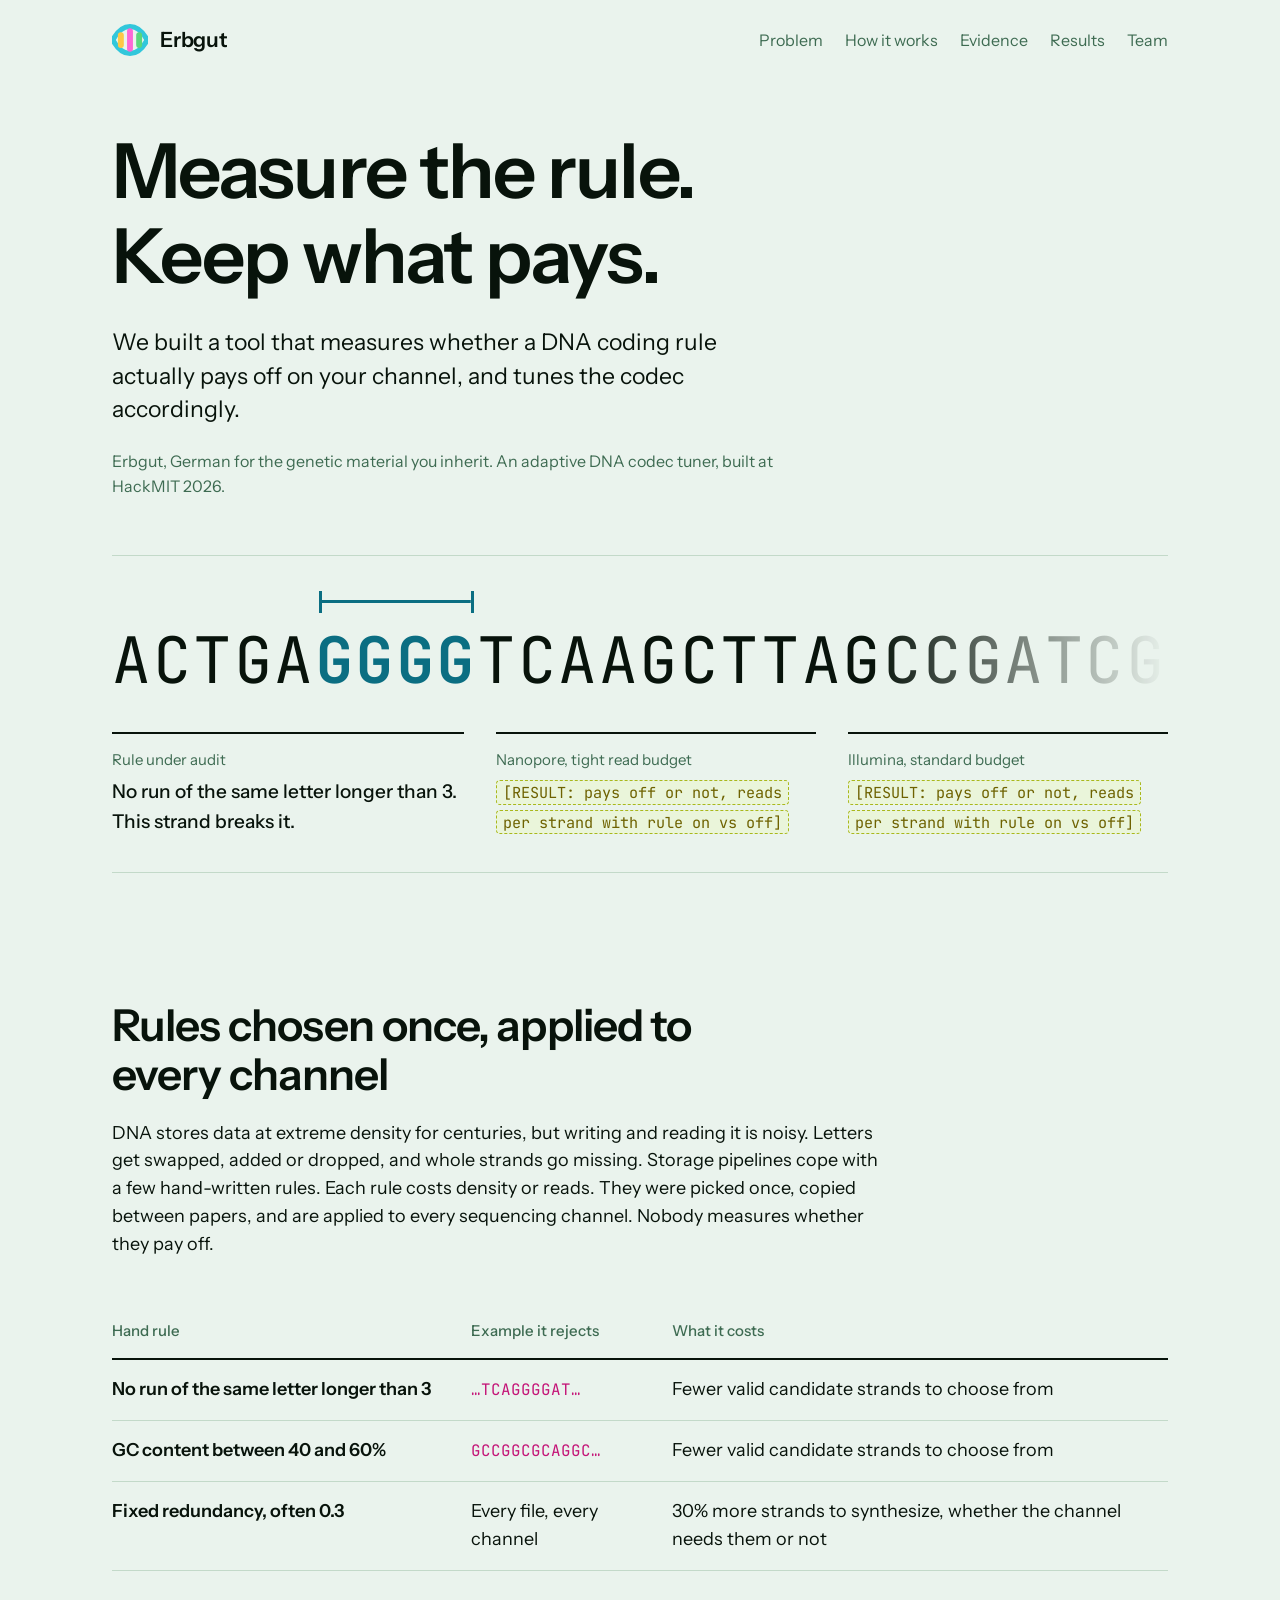
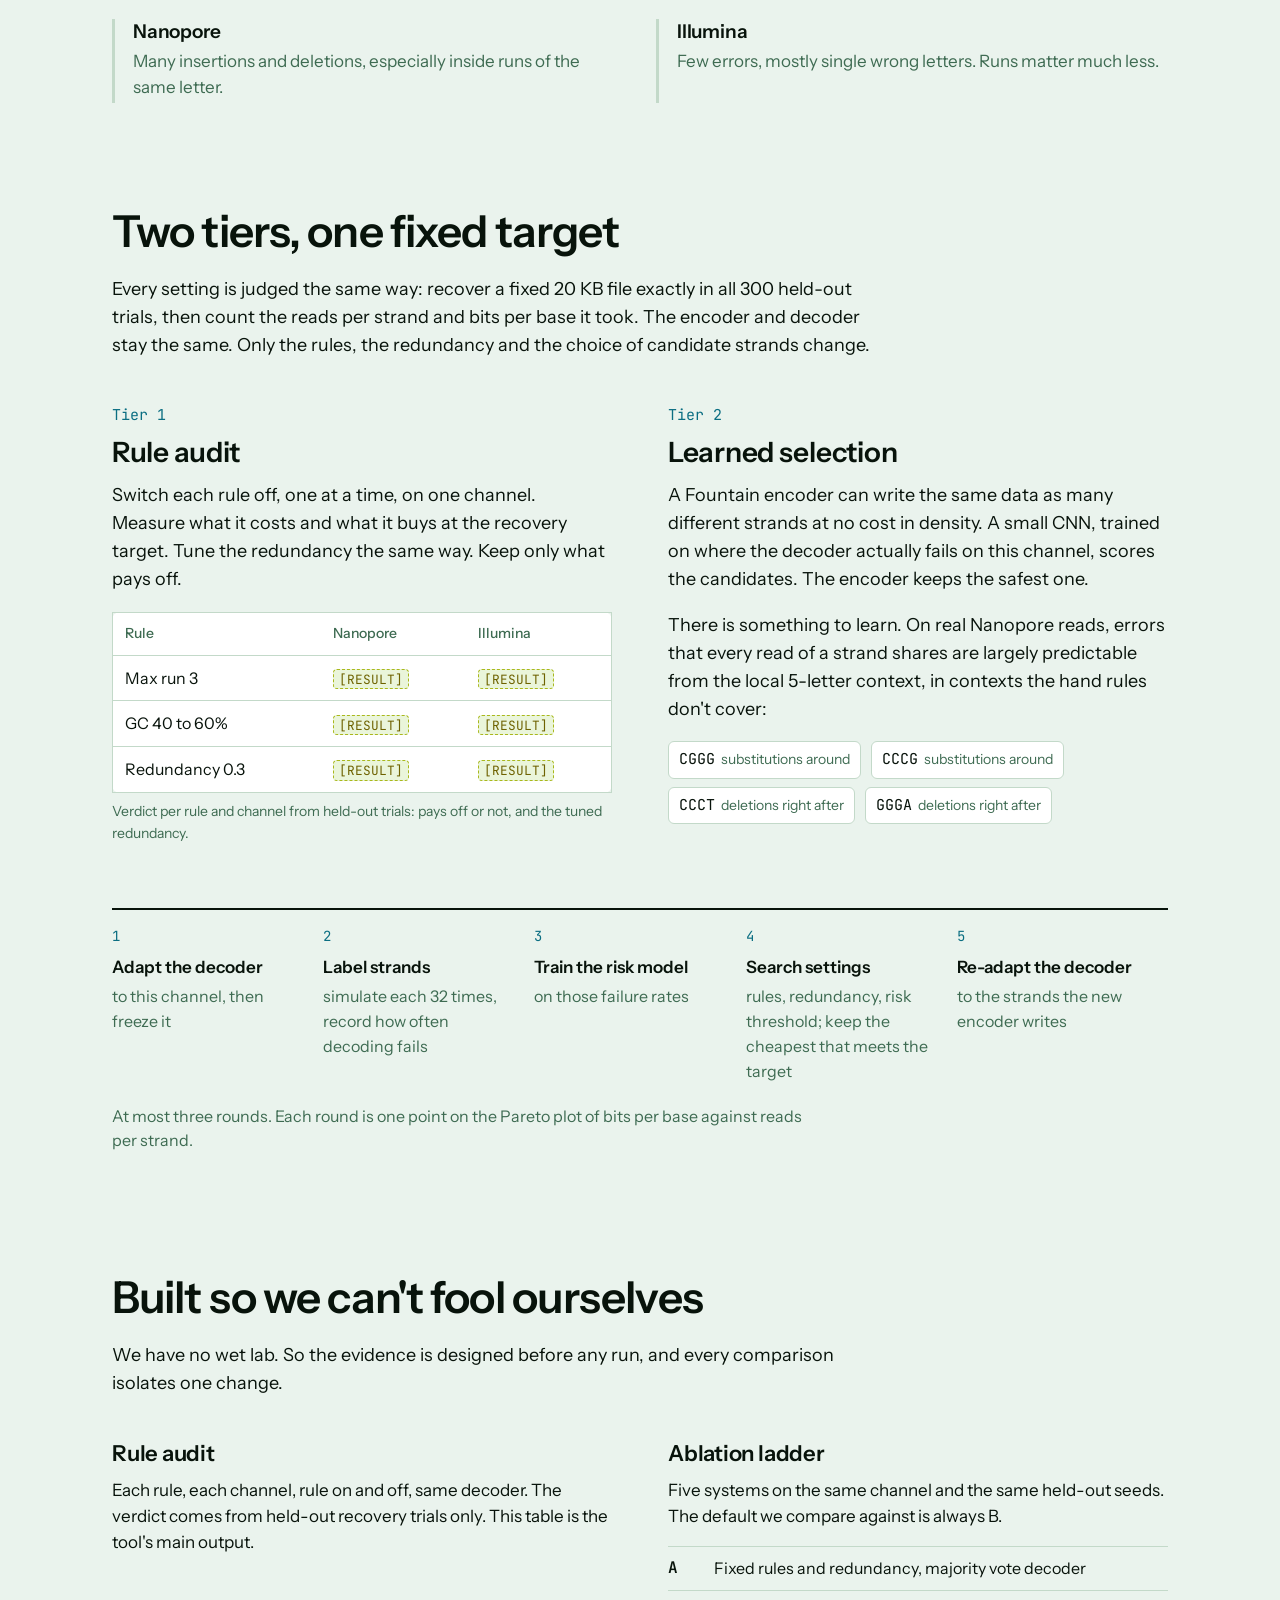
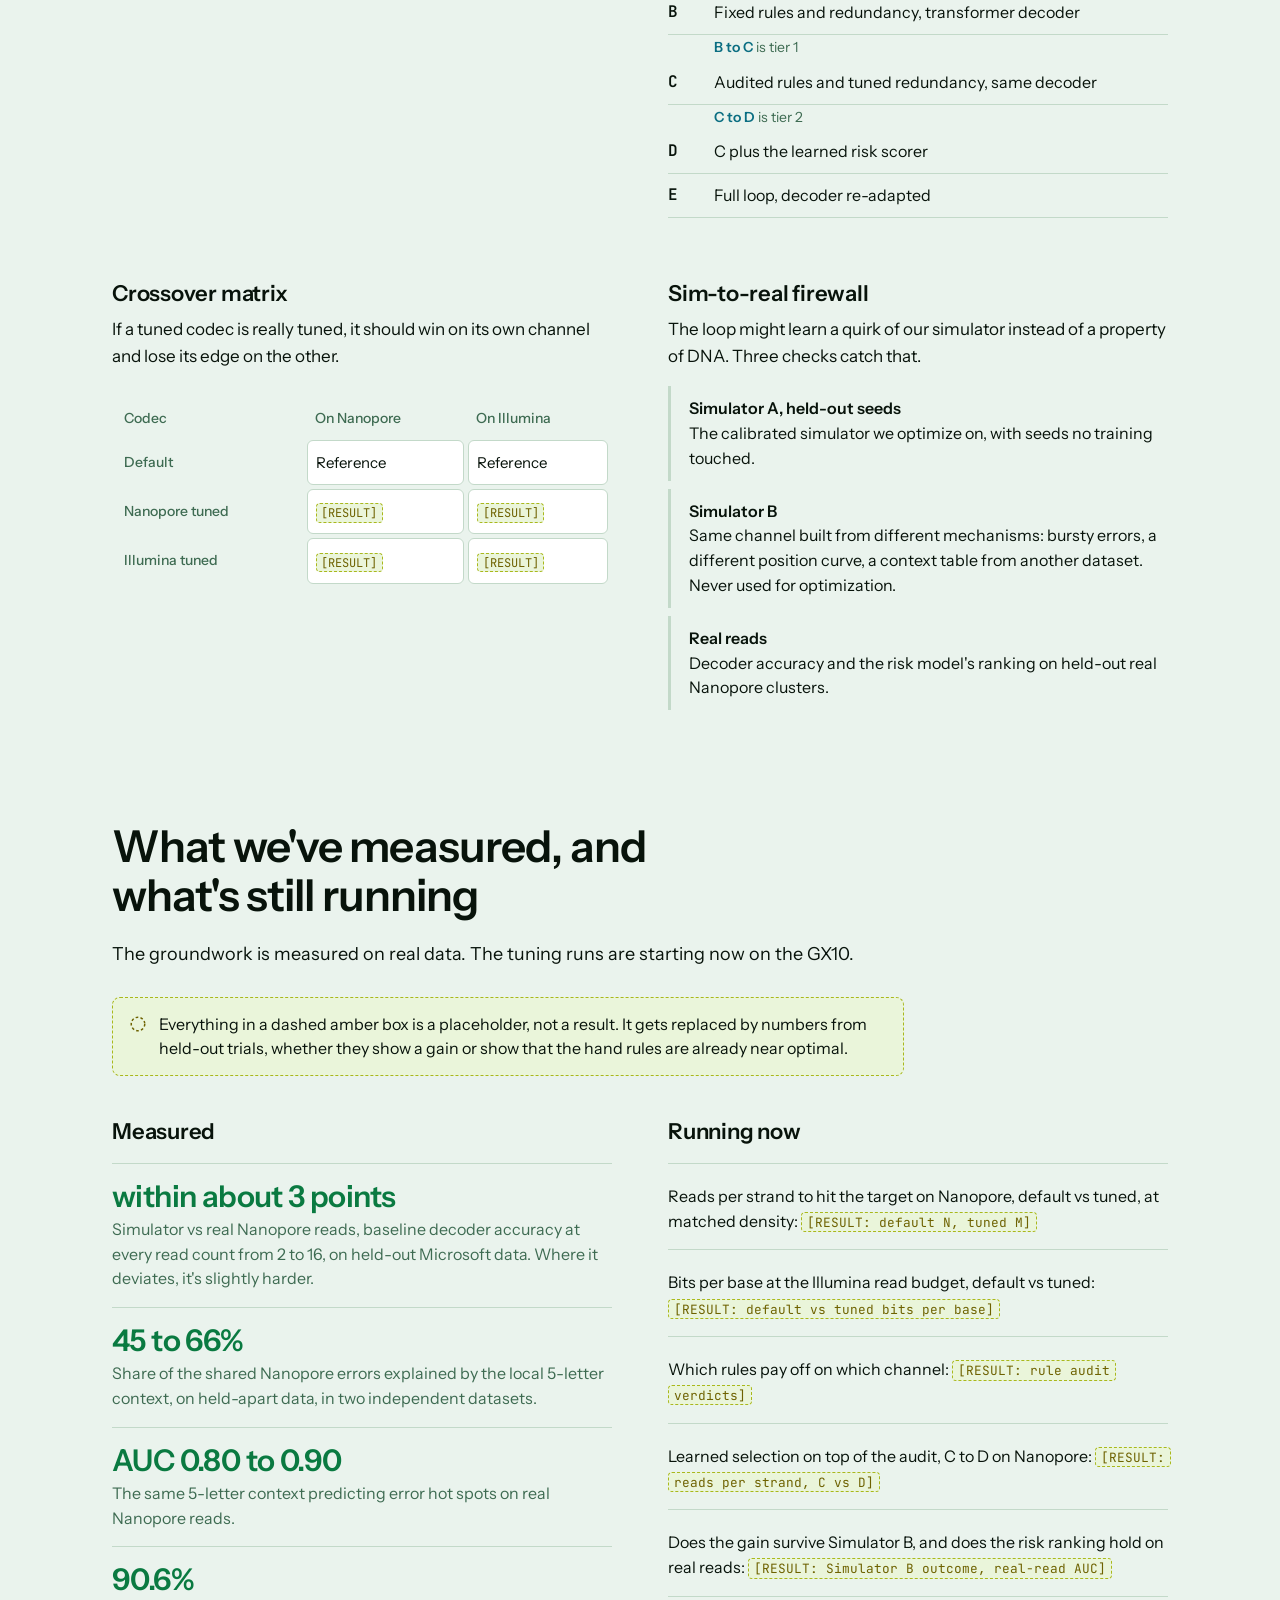
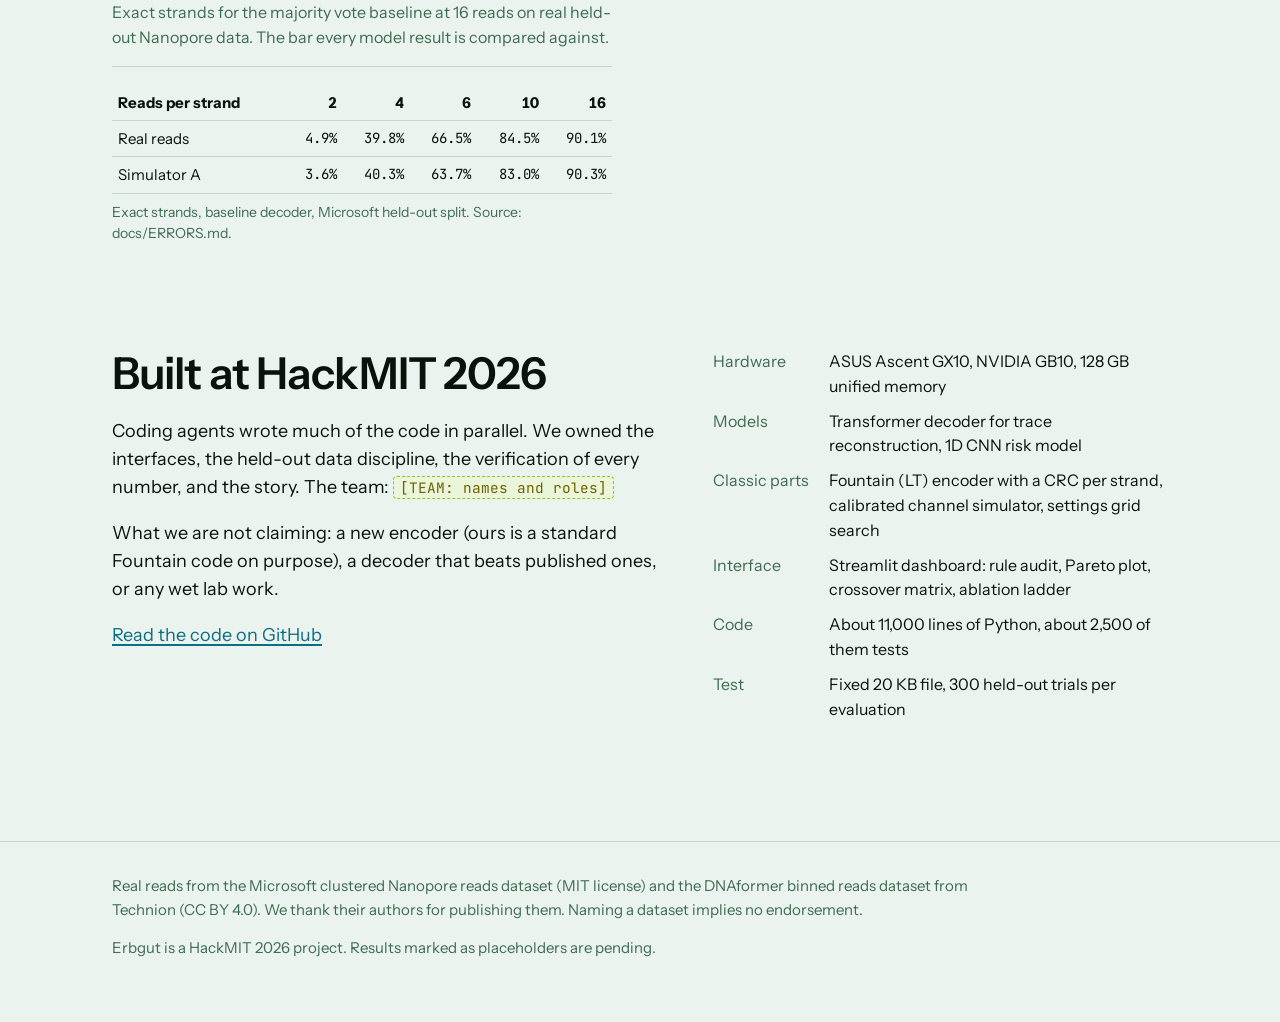
<file: marketing/index.html>
<!doctype html>
<html lang="en">
<head>
<meta charset="utf-8">
<meta name="viewport" content="width=device-width, initial-scale=1">
<title>Erbgut</title>
<meta name="description" content="Erbgut measures whether a DNA coding rule actually pays off on your sequencing channel, and tunes the codec accordingly. HackMIT 2026.">
<meta name="color-scheme" content="light dark">
<link rel="icon" href="data:image/svg+xml,%3Csvg xmlns='http://www.w3.org/2000/svg' viewBox='0 0 64 64'%3E%3Cpath d='M1.5 32C11.56 13.04 23.77 8 32 8C40.23 8 52.44 13.04 62.5 32' fill='none' stroke='%2332C7DB' stroke-width='9' stroke-linecap='round'/%3E%3Cpath d='M1.5 32C11.56 50.96 23.77 56 32 56C40.23 56 52.44 50.96 62.5 32' fill='none' stroke='%2332C7DB' stroke-width='9' stroke-linecap='round'/%3E%3Crect x='10.5' y='18' width='10.5' height='28' rx='5.25' fill='%23FEC746'/%3E%3Crect x='26.75' y='11' width='10.5' height='42' rx='5.25' fill='%23FC68D6'/%3E%3Crect x='43' y='18' width='10.5' height='28' rx='5.25' fill='%235BD67C'/%3E%3C/svg%3E">
<link rel="preconnect" href="https://fonts.googleapis.com">
<link rel="preconnect" href="https://fonts.gstatic.com" crossorigin>
<link href="https://fonts.googleapis.com/css2?family=Instrument+Sans:wght@400;500;600;700&family=JetBrains+Mono:wght@400;600&display=swap" rel="stylesheet">
<style>
  /* Tokens follow marketing/BRAND.md, which follows the deck (marketing/deck/deck.css).
     On light, the accents used for text are a step darker than the deck's graphic values,
     so normal-size text clears WCAG AA. Ratios are in BRAND.md. */
  :root {
    --paper: #EAF3ED;
    --surface: #FFFFFF;
    --ink: #08130B;
    --muted: #3E6B52;
    --rule: #C3D9C9;
    --audit: #0B6E82;
    --cost: #C41477;
    --gain: #0A7A41;
    --tbd-ink: #6E6200;
    --tbd-bg: #EAF5DA;
    --tbd-line: #A9B81C;
    --tile: #08130B;
    --mark-helix: #32C7DB; --mark-a: #FEC746; --mark-c: #FC68D6; --mark-g: #5BD67C;
    --sans: "Instrument Sans", "Helvetica Neue", Arial, sans-serif;
    --mono: "JetBrains Mono", ui-monospace, Menlo, Consolas, monospace;
    color-scheme: light;
  }
  @media (prefers-color-scheme: dark) {
    :root {
      --paper: #060F0A;
      --surface: #0B2116;
      --ink: #EAFFF3;
      --muted: #6FCB98;
      --rule: #1B4A2E;
      --audit: #39E6FF;
      --cost: #FF2E9C;
      --gain: #39FF6E;
      --tbd-ink: #FFE13D;
      --tbd-bg: #1E2A0C;
      --tbd-line: #D4B62E;
      --tile: #EAFFF3;
      /* the new mark reads on either background, so it does not invert */
      color-scheme: dark;
    }
  }

  *, *::before, *::after { box-sizing: border-box; }
  html { -webkit-text-size-adjust: 100%; }
  body {
    margin: 0;
    background: var(--paper);
    color: var(--ink);
    font-family: var(--sans);
    font-size: 18px;
    line-height: 1.55;
    overflow-x: hidden;
  }
  a { color: var(--audit); text-underline-offset: 3px; text-decoration-thickness: 1.5px; }
  a:focus-visible { outline: 3px solid var(--audit); outline-offset: 3px; border-radius: 3px; }
  code, .seq { font-family: var(--mono); font-size: 0.88em; }

  .wrap { max-width: 1120px; margin: 0 auto; padding: 0 32px; }
  @media (max-width: 640px) { .wrap { padding: 0 16px; } body { font-size: 17px; } }

  h1, h2, h3 { font-weight: 600; line-height: 1.12; margin: 0; }
  h1 { font-size: clamp(40px, 7vw, 76px); letter-spacing: -0.025em; max-width: 14ch; }
  h2 { font-size: clamp(30px, 4vw, 44px); letter-spacing: -0.02em; max-width: 22ch; }
  h3 { font-size: 22px; letter-spacing: -0.01em; }
  p { margin: 0 0 1em; max-width: 64ch; }
  .lead { font-size: clamp(19px, 2.2vw, 23px); line-height: 1.45; color: var(--ink); max-width: 44ch; }
  .muted { color: var(--muted); }

  /* nav */
  .top { display: flex; align-items: center; justify-content: space-between; gap: 16px; padding-block: 22px; }
  .brand { display: inline-flex; align-items: center; gap: 12px; color: var(--ink); text-decoration: none; font-weight: 600; font-size: 21px; letter-spacing: -0.01em; }
  .brand svg { width: 36px; height: 36px; flex: none; }
  .top nav { display: flex; gap: 22px; font-size: 16px; }
  .top nav a { color: var(--muted); text-decoration: none; }
  .top nav a:hover { color: var(--ink); text-decoration: underline; }
  @media (max-width: 760px) { .top nav { display: none; } }

  /* hero */
  .hero { padding-block: 48px 24px; }
  .hero .lead { margin-top: 28px; }
  .hero .by { margin-top: 8px; font-size: 16px; color: var(--muted); }

  .specimen { margin: 56px 0 0; border-top: 1px solid var(--rule); border-bottom: 1px solid var(--rule); padding: 72px 0 36px; }
  .strand {
    font-family: var(--mono);
    font-size: clamp(30px, 6.4vw, 64px);
    line-height: 1;
    letter-spacing: 0.04em;
    white-space: nowrap;
    overflow: hidden;
    padding-top: 0.7em;
    margin-top: -0.7em;
    -webkit-mask-image: linear-gradient(to right, #000 72%, transparent);
            mask-image: linear-gradient(to right, #000 72%, transparent);
  }
  .strand .run { position: relative; color: var(--audit); font-weight: 600; }
  .strand .run::before {
    content: "";
    position: absolute;
    left: 0.06em; right: 0.06em;
    top: -0.42em;
    height: 0.34em;
    border-left: 3px solid var(--audit);
    border-right: 3px solid var(--audit);
    background: linear-gradient(var(--audit), var(--audit)) center / 100% 3px no-repeat;
    transform-origin: left center;
    animation: measure 900ms 250ms cubic-bezier(.2,.7,.2,1) both;
  }
  @keyframes measure { from { transform: scaleX(0); opacity: 0; } to { transform: scaleX(1); opacity: 1; } }
  @media (prefers-reduced-motion: reduce) { .strand .run::before { animation: none; } }

  .readout { display: grid; grid-template-columns: minmax(0, 1.1fr) minmax(0, 1fr) minmax(0, 1fr); gap: 0 32px; margin-top: 40px; }
  .readout > div { padding-top: 14px; border-top: 2px solid var(--ink); }
  .readout .k { font-size: 15px; color: var(--muted); margin-bottom: 6px; }
  .readout .v { font-size: 19px; font-weight: 500; }
  @media (max-width: 760px) { .readout { grid-template-columns: minmax(0, 1fr); gap: 20px; } }

  /* placeholders */
  .tbd {
    display: inline;
    font-family: var(--mono);
    font-size: 0.8em;
    font-weight: 400;
    color: var(--tbd-ink);
    background: var(--tbd-bg);
    border: 1.5px dashed var(--tbd-line);
    border-radius: 4px;
    padding: 0.05em 0.4em;
    -webkit-box-decoration-break: clone; box-decoration-break: clone;
    overflow-wrap: break-word;
  }
  .notice {
    display: flex; gap: 12px; align-items: flex-start;
    background: var(--tbd-bg); border: 1.5px dashed var(--tbd-line); color: var(--ink);
    border-radius: 8px; padding: 14px 16px; font-size: 16px; max-width: 72ch; margin: 28px 0 0;
  }
  .notice svg { flex: none; margin-top: 3px; }

  /* sections */
  section { padding: 104px 0 0; }
  .intro h2 + p { margin-top: 20px; }
  .intro { margin-bottom: 44px; }
  @media (max-width: 640px) { section { padding-top: 72px; } }

  /* problem */
  .rules { width: 100%; border-collapse: collapse; margin-top: 8px; }
  .rules th, .rules td { text-align: left; vertical-align: top; padding: 16px 20px 16px 0; border-bottom: 1px solid var(--rule); }
  .rules th { font-size: 15px; font-weight: 500; color: var(--muted); border-bottom: 2px solid var(--ink); }
  .rules td:first-child { font-weight: 600; width: 34%; }
  .rules .seq { color: var(--cost); white-space: nowrap; }
  @media (max-width: 700px) {
    .rules thead { display: none; }
    .rules, .rules tbody, .rules tr, .rules td { display: block; width: 100% !important; }
    .rules tr { border-bottom: 1px solid var(--rule); padding: 14px 0; }
    .rules td { border: 0; padding: 2px 0; }
  }
  .channels { display: grid; grid-template-columns: repeat(2, minmax(0, 1fr)); gap: 32px; margin-top: 48px; }
  .channels div { border-left: 3px solid var(--rule); padding: 2px 0 2px 18px; }
  .channels h3 { font-size: 19px; margin-bottom: 6px; }
  .channels p { margin: 0; color: var(--muted); font-size: 17px; }
  @media (max-width: 640px) { .channels { grid-template-columns: minmax(0, 1fr); gap: 20px; } }

  /* tiers */
  .tiers { display: grid; grid-template-columns: minmax(0, 1fr) minmax(0, 1fr); gap: 56px; }
  @media (max-width: 860px) { .tiers { grid-template-columns: minmax(0, 1fr); gap: 48px; } }
  .tier .num { font-family: var(--mono); font-size: 15px; color: var(--audit); margin-bottom: 10px; }
  .tier h3 { font-size: 28px; margin-bottom: 14px; }
  .mini { width: 100%; border-collapse: collapse; font-size: 16px; margin-top: 18px; background: var(--surface); border: 1px solid var(--rule); border-radius: 8px; }
  .mini th, .mini td { text-align: left; padding: 10px 12px; border-bottom: 1px solid var(--rule); vertical-align: top; }
  .mini tr:last-child td { border-bottom: 0; }
  .mini th { font-weight: 500; color: var(--muted); font-size: 14px; }
  .mini caption { caption-side: bottom; text-align: left; font-size: 14px; color: var(--muted); padding-top: 8px; }
  .kmers { display: flex; flex-wrap: wrap; gap: 8px 10px; margin: 18px 0 8px; padding: 0; list-style: none; }
  .kmers li { font-family: var(--mono); font-size: 15px; padding: 6px 10px; border-radius: 6px; background: var(--surface); border: 1px solid var(--rule); }
  .kmers li span { font-family: var(--sans); color: var(--muted); font-size: 14px; margin-left: 6px; }

  .loop { list-style: none; padding: 0; margin: 64px 0 0; display: grid; grid-template-columns: repeat(5, minmax(0, 1fr)); border-top: 2px solid var(--ink); counter-reset: step; }
  .loop li { padding: 16px 20px 0 0; font-size: 16px; counter-increment: step; }
  .loop li::before { content: counter(step); display: block; font-family: var(--mono); font-size: 14px; color: var(--audit); margin-bottom: 6px; }
  .loop li b { display: block; font-weight: 600; margin-bottom: 4px; font-size: 17px; }
  .loop li span { color: var(--muted); }
  .loop-note { margin-top: 20px; font-size: 16px; color: var(--muted); }
  @media (max-width: 860px) { .loop { grid-template-columns: minmax(0, 1fr); } .loop li { padding: 14px 0; border-bottom: 1px solid var(--rule); } }

  /* evidence */
  .evidence { display: grid; grid-template-columns: minmax(0, 1fr) minmax(0, 1fr); gap: 64px 56px; }
  @media (max-width: 860px) { .evidence { grid-template-columns: minmax(0, 1fr); gap: 48px; } }
  .evidence h3 { margin-bottom: 10px; }
  .evidence p { font-size: 17px; }
  .ladder { list-style: none; margin: 16px 0 0; padding: 0; }
  .ladder li { display: grid; grid-template-columns: 34px minmax(0, 1fr); gap: 12px; padding: 9px 0; border-bottom: 1px solid var(--rule); font-size: 16px; }
  .ladder li:first-child { border-top: 1px solid var(--rule); }
  .ladder .l { font-family: var(--mono); font-weight: 600; }
  .ladder .step { color: var(--muted); font-size: 14px; padding: 2px 0 2px 46px; border: 0; display: block; }
  .ladder .step strong { color: var(--audit); font-weight: 600; }
  .matrix { width: 100%; border-collapse: separate; border-spacing: 4px; margin-top: 12px; font-size: 15px; }
  .matrix th { font-weight: 500; color: var(--muted); text-align: left; padding: 6px 8px; font-size: 14px; }
  .matrix td { background: var(--surface); border: 1px solid var(--rule); border-radius: 6px; padding: 10px 8px; vertical-align: top; }
  .matrix td .tbd { font-size: 12px; }
  .firewall { list-style: none; padding: 0; margin: 14px 0 0; }
  .firewall li { padding: 10px 0 10px 18px; border-left: 3px solid var(--rule); margin-bottom: 8px; font-size: 16px; }
  .firewall li b { display: block; font-weight: 600; }

  /* results */
  .results-grid { display: grid; grid-template-columns: minmax(0, 1fr) minmax(0, 1fr); gap: 56px; margin-top: 8px; }
  @media (max-width: 860px) { .results-grid { grid-template-columns: minmax(0, 1fr); gap: 48px; } }
  .results-grid h3 { margin-bottom: 18px; display: flex; align-items: center; gap: 10px; }
  .facts { list-style: none; padding: 0; margin: 0; }
  .facts li { padding: 16px 0; border-top: 1px solid var(--rule); }
  .facts li:last-child { border-bottom: 1px solid var(--rule); }
  .facts .n { font-size: 30px; font-weight: 600; letter-spacing: -0.02em; line-height: 1.1; color: var(--gain); }
  .facts .d { font-size: 16px; color: var(--muted); margin-top: 4px; max-width: 52ch; }
  .facts.pending .d { color: var(--ink); }
  .calib { width: 100%; border-collapse: collapse; margin-top: 18px; font-size: 15px; }
  .calib th, .calib td { padding: 6px 6px; text-align: right; border-bottom: 1px solid var(--rule); font-variant-numeric: tabular-nums; }
  .calib th:first-child, .calib td:first-child { text-align: left; }
  .calib td { font-family: var(--mono); font-size: 14px; }
  .calib td:first-child { font-family: var(--sans); font-size: 15px; }
  .calib caption { text-align: left; font-size: 14px; color: var(--muted); caption-side: bottom; padding-top: 8px; }
  .table-scroll { max-width: 100%; overflow-x: auto; }
  @media (max-width: 400px) { .calib th, .calib td { padding: 6px 3px; } .calib td { font-size: 12px; } .calib td:first-child, .calib th { font-size: 13px; } }

  /* team */
  .team { display: grid; grid-template-columns: minmax(0, 1.2fr) minmax(0, 1fr); gap: 56px; align-items: start; }
  @media (max-width: 860px) { .team { grid-template-columns: minmax(0, 1fr); gap: 36px; } }
  .specs { margin: 0; display: grid; grid-template-columns: max-content minmax(0, 1fr); gap: 10px 20px; font-size: 16px; }
  .specs dt { color: var(--muted); }
  .specs dd { margin: 0; }

  footer { margin-top: 120px; padding: 32px 0 48px; border-top: 1px solid var(--rule); font-size: 15px; color: var(--muted); }
  footer p { max-width: 90ch; }
</style>
</head>
<body>

<header class="wrap top">
  <a class="brand" href="#top" aria-label="Erbgut home">
    <svg viewBox="0 0 64 64" aria-hidden="true">
      <path d="M1.5 32C11.56 13.04 23.77 8 32 8C40.23 8 52.44 13.04 62.5 32" fill="none" stroke="var(--mark-helix)" stroke-width="9" stroke-linecap="round"/>
      <path d="M1.5 32C11.56 50.96 23.77 56 32 56C40.23 56 52.44 50.96 62.5 32" fill="none" stroke="var(--mark-helix)" stroke-width="9" stroke-linecap="round"/>
      <rect x="10.5" y="18" width="10.5" height="28" rx="5.25" fill="var(--mark-a)"/>
      <rect x="26.75" y="11" width="10.5" height="42" rx="5.25" fill="var(--mark-c)"/>
      <rect x="43" y="18" width="10.5" height="28" rx="5.25" fill="var(--mark-g)"/>
    </svg>
    Erbgut
  </a>
  <nav aria-label="Sections">
    <a href="#problem">Problem</a>
    <a href="#how">How it works</a>
    <a href="#evidence">Evidence</a>
    <a href="#results">Results</a>
    <a href="#team">Team</a>
  </nav>
</header>

<main id="top">
  <div class="wrap hero">
    <h1>Measure the rule. Keep what pays.</h1>
    <p class="lead">We built a tool that measures whether a DNA coding rule actually pays off on your channel, and tunes the codec accordingly.</p>
    <p class="by">Erbgut, German for the genetic material you inherit. An adaptive DNA codec tuner, built at HackMIT 2026.</p>

    <figure class="specimen" aria-labelledby="specimen-cap">
      <div class="strand" aria-hidden="true">ACTGA<span class="run">GGGG</span>TCAAGCTTAGCCGATCGGATCCTAGGCTAACGTTGCAAT</div>
      <figcaption id="specimen-cap" class="readout">
        <div>
          <div class="k">Rule under audit</div>
          <div class="v">No run of the same letter longer than 3. This strand breaks it.</div>
        </div>
        <div>
          <div class="k">Nanopore, tight read budget</div>
          <div class="v"><span class="tbd">[RESULT: pays off or not, reads per strand with rule on vs off]</span></div>
        </div>
        <div>
          <div class="k">Illumina, standard budget</div>
          <div class="v"><span class="tbd">[RESULT: pays off or not, reads per strand with rule on vs off]</span></div>
        </div>
      </figcaption>
    </figure>
  </div>

  <section id="problem" aria-labelledby="problem-h">
    <div class="wrap">
      <div class="intro">
        <h2 id="problem-h">Rules chosen once, applied to every channel</h2>
        <p>DNA stores data at extreme density for centuries, but writing and reading it is noisy. Letters get swapped, added or dropped, and whole strands go missing. Storage pipelines cope with a few hand-written rules. Each rule costs density or reads. They were picked once, copied between papers, and are applied to every sequencing channel. Nobody measures whether they pay off.</p>
      </div>
      <table class="rules">
        <thead><tr><th scope="col">Hand rule</th><th scope="col">Example it rejects</th><th scope="col">What it costs</th></tr></thead>
        <tbody>
          <tr><td>No run of the same letter longer than 3</td><td><span class="seq">…TCAGGGGAT…</span></td><td>Fewer valid candidate strands to choose from</td></tr>
          <tr><td>GC content between 40 and 60%</td><td><span class="seq">GCCGGCGCAGGC…</span></td><td>Fewer valid candidate strands to choose from</td></tr>
          <tr><td>Fixed redundancy, often 0.3</td><td>Every file, every channel</td><td>30% more strands to synthesize, whether the channel needs them or not</td></tr>
        </tbody>
      </table>
      <div class="channels">
        <div><h3>Nanopore</h3><p>Many insertions and deletions, especially inside runs of the same letter.</p></div>
        <div><h3>Illumina</h3><p>Few errors, mostly single wrong letters. Runs matter much less.</p></div>
      </div>
    </div>
  </section>

  <section id="how" aria-labelledby="how-h">
    <div class="wrap">
      <div class="intro">
        <h2 id="how-h">Two tiers, one fixed target</h2>
        <p>Every setting is judged the same way: recover a fixed 20 KB file exactly in all 300 held-out trials, then count the reads per strand and bits per base it took. The encoder and decoder stay the same. Only the rules, the redundancy and the choice of candidate strands change.</p>
      </div>
      <div class="tiers">
        <article class="tier">
          <div class="num">Tier 1</div>
          <h3>Rule audit</h3>
          <p>Switch each rule off, one at a time, on one channel. Measure what it costs and what it buys at the recovery target. Tune the redundancy the same way. Keep only what pays off.</p>
          <table class="mini">
            <caption>Verdict per rule and channel from held-out trials: pays off or not, and the tuned redundancy.</caption>
            <thead><tr><th scope="col">Rule</th><th scope="col">Nanopore</th><th scope="col">Illumina</th></tr></thead>
            <tbody>
              <tr><td>Max run 3</td><td><span class="tbd">[RESULT]</span></td><td><span class="tbd">[RESULT]</span></td></tr>
              <tr><td>GC 40 to 60%</td><td><span class="tbd">[RESULT]</span></td><td><span class="tbd">[RESULT]</span></td></tr>
              <tr><td>Redundancy 0.3</td><td><span class="tbd">[RESULT]</span></td><td><span class="tbd">[RESULT]</span></td></tr>
            </tbody>
          </table>
        </article>
        <article class="tier">
          <div class="num">Tier 2</div>
          <h3>Learned selection</h3>
          <p>A Fountain encoder can write the same data as many different strands at no cost in density. A small CNN, trained on where the decoder actually fails on this channel, scores the candidates. The encoder keeps the safest one.</p>
          <p>There is something to learn. On real Nanopore reads, errors that every read of a strand shares are largely predictable from the local 5-letter context, in contexts the hand rules don't cover:</p>
          <ul class="kmers" aria-label="Error-prone contexts found in real Nanopore reads">
            <li>CGGG<span>substitutions around</span></li>
            <li>CCCG<span>substitutions around</span></li>
            <li>CCCT<span>deletions right after</span></li>
            <li>GGGA<span>deletions right after</span></li>
          </ul>
        </article>
      </div>

      <ol class="loop" aria-label="One round of the tuning loop">
        <li><b>Adapt the decoder</b><span>to this channel, then freeze it</span></li>
        <li><b>Label strands</b><span>simulate each 32 times, record how often decoding fails</span></li>
        <li><b>Train the risk model</b><span>on those failure rates</span></li>
        <li><b>Search settings</b><span>rules, redundancy, risk threshold; keep the cheapest that meets the target</span></li>
        <li><b>Re-adapt the decoder</b><span>to the strands the new encoder writes</span></li>
      </ol>
      <p class="loop-note">At most three rounds. Each round is one point on the Pareto plot of bits per base against reads per strand.</p>
    </div>
  </section>

  <section id="evidence" aria-labelledby="evidence-h">
    <div class="wrap">
      <div class="intro">
        <h2 id="evidence-h">Built so we can't fool ourselves</h2>
        <p>We have no wet lab. So the evidence is designed before any run, and every comparison isolates one change.</p>
      </div>
      <div class="evidence">
        <div>
          <h3>Rule audit</h3>
          <p>Each rule, each channel, rule on and off, same decoder. The verdict comes from held-out recovery trials only. This table is the tool's main output.</p>
        </div>
        <div>
          <h3>Ablation ladder</h3>
          <p>Five systems on the same channel and the same held-out seeds. The default we compare against is always B.</p>
          <ol class="ladder">
            <li><span class="l">A</span><span>Fixed rules and redundancy, majority vote decoder</span></li>
            <li><span class="l">B</span><span>Fixed rules and redundancy, transformer decoder</span></li>
            <li class="step"><strong>B to C</strong> is tier 1</li>
            <li><span class="l">C</span><span>Audited rules and tuned redundancy, same decoder</span></li>
            <li class="step"><strong>C to D</strong> is tier 2</li>
            <li><span class="l">D</span><span>C plus the learned risk scorer</span></li>
            <li><span class="l">E</span><span>Full loop, decoder re-adapted</span></li>
          </ol>
        </div>
        <div>
          <h3>Crossover matrix</h3>
          <p>If a tuned codec is really tuned, it should win on its own channel and lose its edge on the other.</p>
          <div class="table-scroll">
          <table class="matrix">
            <thead><tr><th scope="col">Codec</th><th scope="col">On Nanopore</th><th scope="col">On Illumina</th></tr></thead>
            <tbody>
              <tr><th scope="row">Default</th><td>Reference</td><td>Reference</td></tr>
              <tr><th scope="row">Nanopore tuned</th><td><span class="tbd">[RESULT]</span></td><td><span class="tbd">[RESULT]</span></td></tr>
              <tr><th scope="row">Illumina tuned</th><td><span class="tbd">[RESULT]</span></td><td><span class="tbd">[RESULT]</span></td></tr>
            </tbody>
          </table>
          </div>
        </div>
        <div>
          <h3>Sim-to-real firewall</h3>
          <p>The loop might learn a quirk of our simulator instead of a property of DNA. Three checks catch that.</p>
          <ul class="firewall">
            <li><b>Simulator A, held-out seeds</b>The calibrated simulator we optimize on, with seeds no training touched.</li>
            <li><b>Simulator B</b>Same channel built from different mechanisms: bursty errors, a different position curve, a context table from another dataset. Never used for optimization.</li>
            <li><b>Real reads</b>Decoder accuracy and the risk model's ranking on held-out real Nanopore clusters.</li>
          </ul>
        </div>
      </div>
    </div>
  </section>

  <section id="results" aria-labelledby="results-h">
    <div class="wrap">
      <div class="intro">
        <h2 id="results-h">What we've measured, and what's still running</h2>
        <p>The groundwork is measured on real data. The tuning runs are starting now on the GX10.</p>
        <p class="notice" role="note">
          <svg width="18" height="18" viewBox="0 0 24 24" aria-hidden="true"><circle cx="12" cy="12" r="9" fill="none" stroke="var(--tbd-ink)" stroke-width="2" stroke-dasharray="3.5 3"/></svg>
          <span>Everything in a dashed amber box is a placeholder, not a result. It gets replaced by numbers from held-out trials, whether they show a gain or show that the hand rules are already near optimal.</span>
        </p>
      </div>

      <div class="results-grid">
        <div>
          <h3>Measured</h3>
          <ul class="facts">
            <li><div class="n">within about 3 points</div><div class="d">Simulator vs real Nanopore reads, baseline decoder accuracy at every read count from 2 to 16, on held-out Microsoft data. Where it deviates, it's slightly harder.</div></li>
            <li><div class="n">45 to 66%</div><div class="d">Share of the shared Nanopore errors explained by the local 5-letter context, on held-apart data, in two independent datasets.</div></li>
            <li><div class="n">AUC 0.80 to 0.90</div><div class="d">The same 5-letter context predicting error hot spots on real Nanopore reads.</div></li>
            <li><div class="n">90.6%</div><div class="d">Exact strands for the majority vote baseline at 16 reads on real held-out Nanopore data. The bar every model result is compared against.</div></li>
          </ul>
          <div class="table-scroll">
          <table class="calib">
            <caption>Exact strands, baseline decoder, Microsoft held-out split. Source: docs/ERRORS.md.</caption>
            <thead><tr><th scope="col">Reads per strand</th><th scope="col">2</th><th scope="col">4</th><th scope="col">6</th><th scope="col">10</th><th scope="col">16</th></tr></thead>
            <tbody>
              <tr><td>Real reads</td><td>4.9%</td><td>39.8%</td><td>66.5%</td><td>84.5%</td><td>90.1%</td></tr>
              <tr><td>Simulator A</td><td>3.6%</td><td>40.3%</td><td>63.7%</td><td>83.0%</td><td>90.3%</td></tr>
            </tbody>
          </table>
          </div>
        </div>
        <div>
          <h3>Running now</h3>
          <ul class="facts pending">
            <li><div class="d">Reads per strand to hit the target on Nanopore, default vs tuned, at matched density: <span class="tbd">[RESULT: default N, tuned M]</span></div></li>
            <li><div class="d">Bits per base at the Illumina read budget, default vs tuned: <span class="tbd">[RESULT: default vs tuned bits per base]</span></div></li>
            <li><div class="d">Which rules pay off on which channel: <span class="tbd">[RESULT: rule audit verdicts]</span></div></li>
            <li><div class="d">Learned selection on top of the audit, C to D on Nanopore: <span class="tbd">[RESULT: reads per strand, C vs D]</span></div></li>
            <li><div class="d">Does the gain survive Simulator B, and does the risk ranking hold on real reads: <span class="tbd">[RESULT: Simulator B outcome, real-read AUC]</span></div></li>
          </ul>
        </div>
      </div>
    </div>
  </section>

  <section id="team" aria-labelledby="team-h">
    <div class="wrap team">
      <div>
        <h2 id="team-h">Built at HackMIT 2026</h2>
        <p style="margin-top:20px">Coding agents wrote much of the code in parallel. We owned the interfaces, the held-out data discipline, the verification of every number, and the story. The team: <span class="tbd">[TEAM: names and roles]</span></p>
        <p>What we are not claiming: a new encoder (ours is a standard Fountain code on purpose), a decoder that beats published ones, or any wet lab work.</p>
        <p><a href="https://github.com/timarnoldev/hackmit2026">Read the code on GitHub</a></p>
      </div>
      <dl class="specs">
        <dt>Hardware</dt><dd>ASUS Ascent GX10, NVIDIA GB10, 128 GB unified memory</dd>
        <dt>Models</dt><dd>Transformer decoder for trace reconstruction, 1D CNN risk model</dd>
        <dt>Classic parts</dt><dd>Fountain (LT) encoder with a CRC per strand, calibrated channel simulator, settings grid search</dd>
        <dt>Interface</dt><dd>Streamlit dashboard: rule audit, Pareto plot, crossover matrix, ablation ladder</dd>
        <dt>Code</dt><dd>About 11,000 lines of Python, about 2,500 of them tests</dd>
        <dt>Test</dt><dd>Fixed 20 KB file, 300 held-out trials per evaluation</dd>
      </dl>
    </div>
  </section>
</main>

<footer>
  <div class="wrap">
    <p>Real reads from the Microsoft clustered Nanopore reads dataset (MIT license) and the DNAformer binned reads dataset from Technion (CC BY 4.0). We thank their authors for publishing them. Naming a dataset implies no endorsement.</p>
    <p>Erbgut is a HackMIT 2026 project. Results marked as placeholders are pending.</p>
  </div>
</footer>

</body>
</html>
</file>
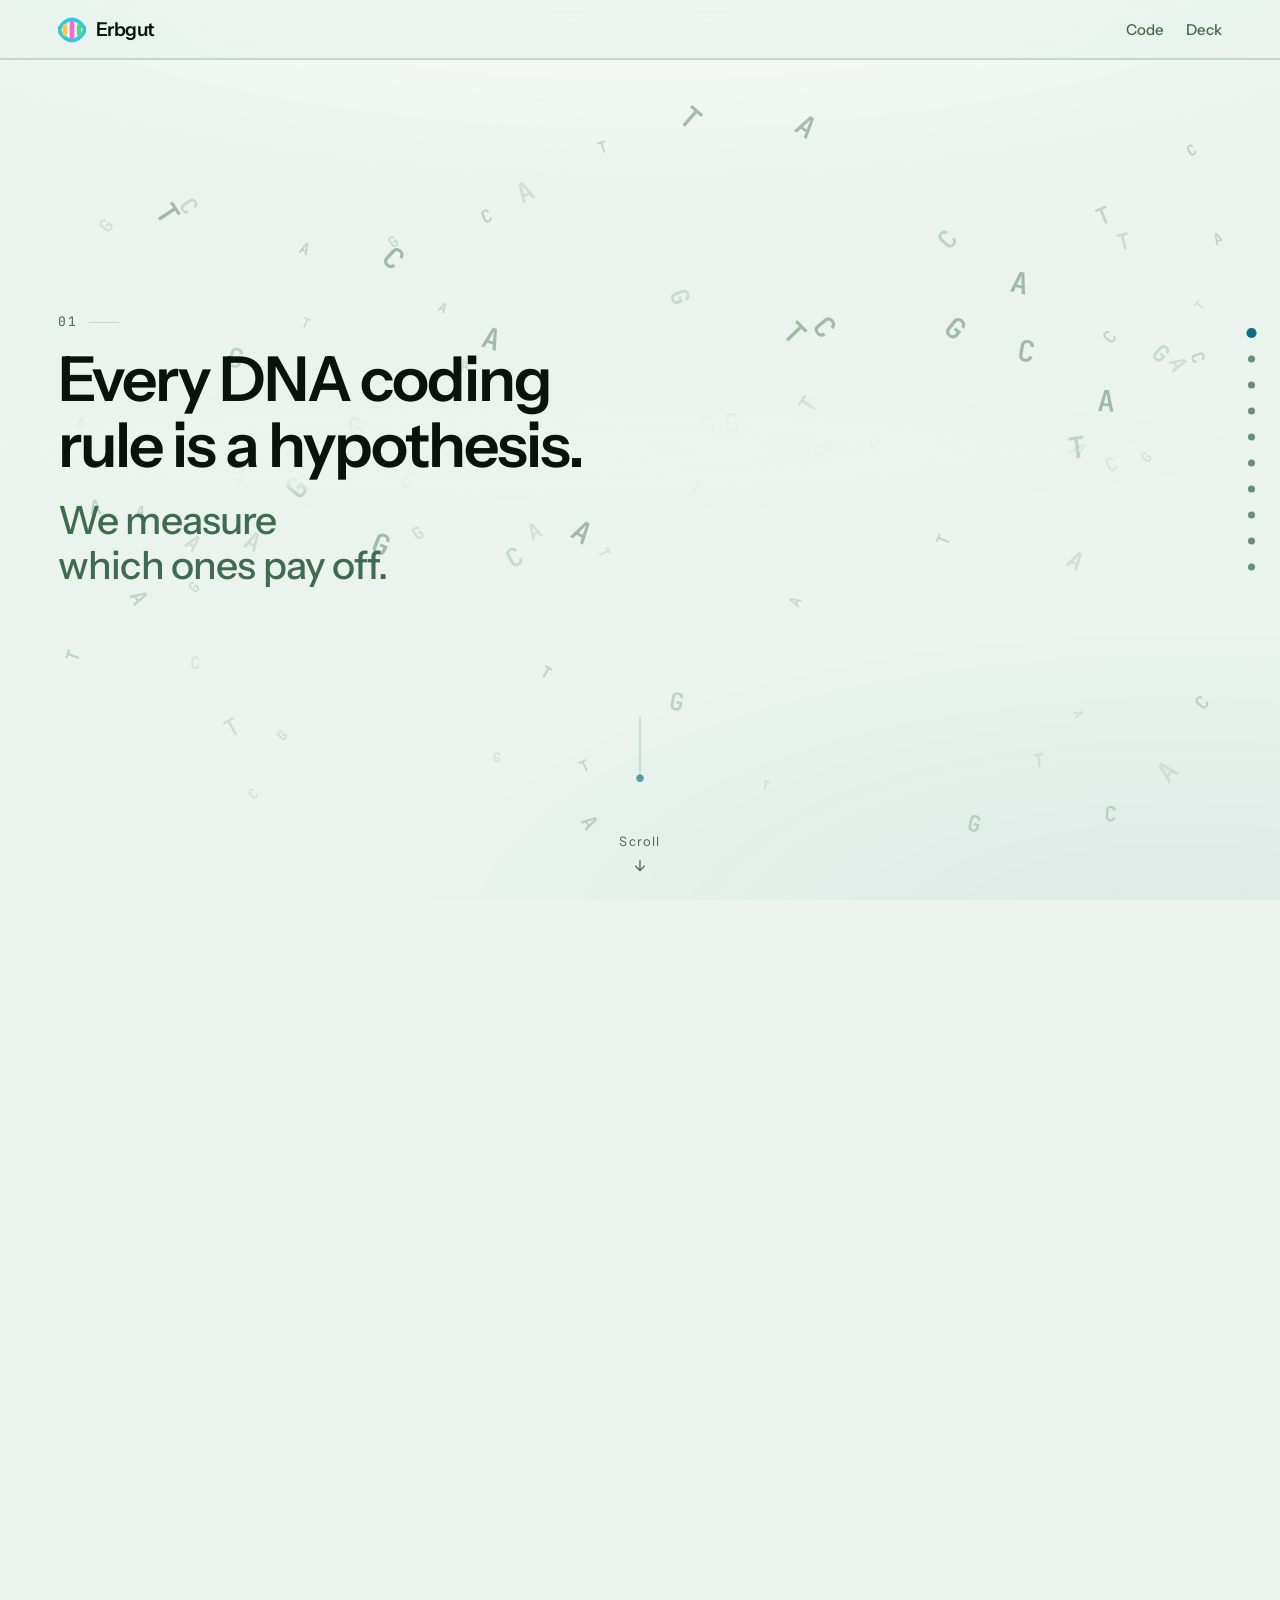
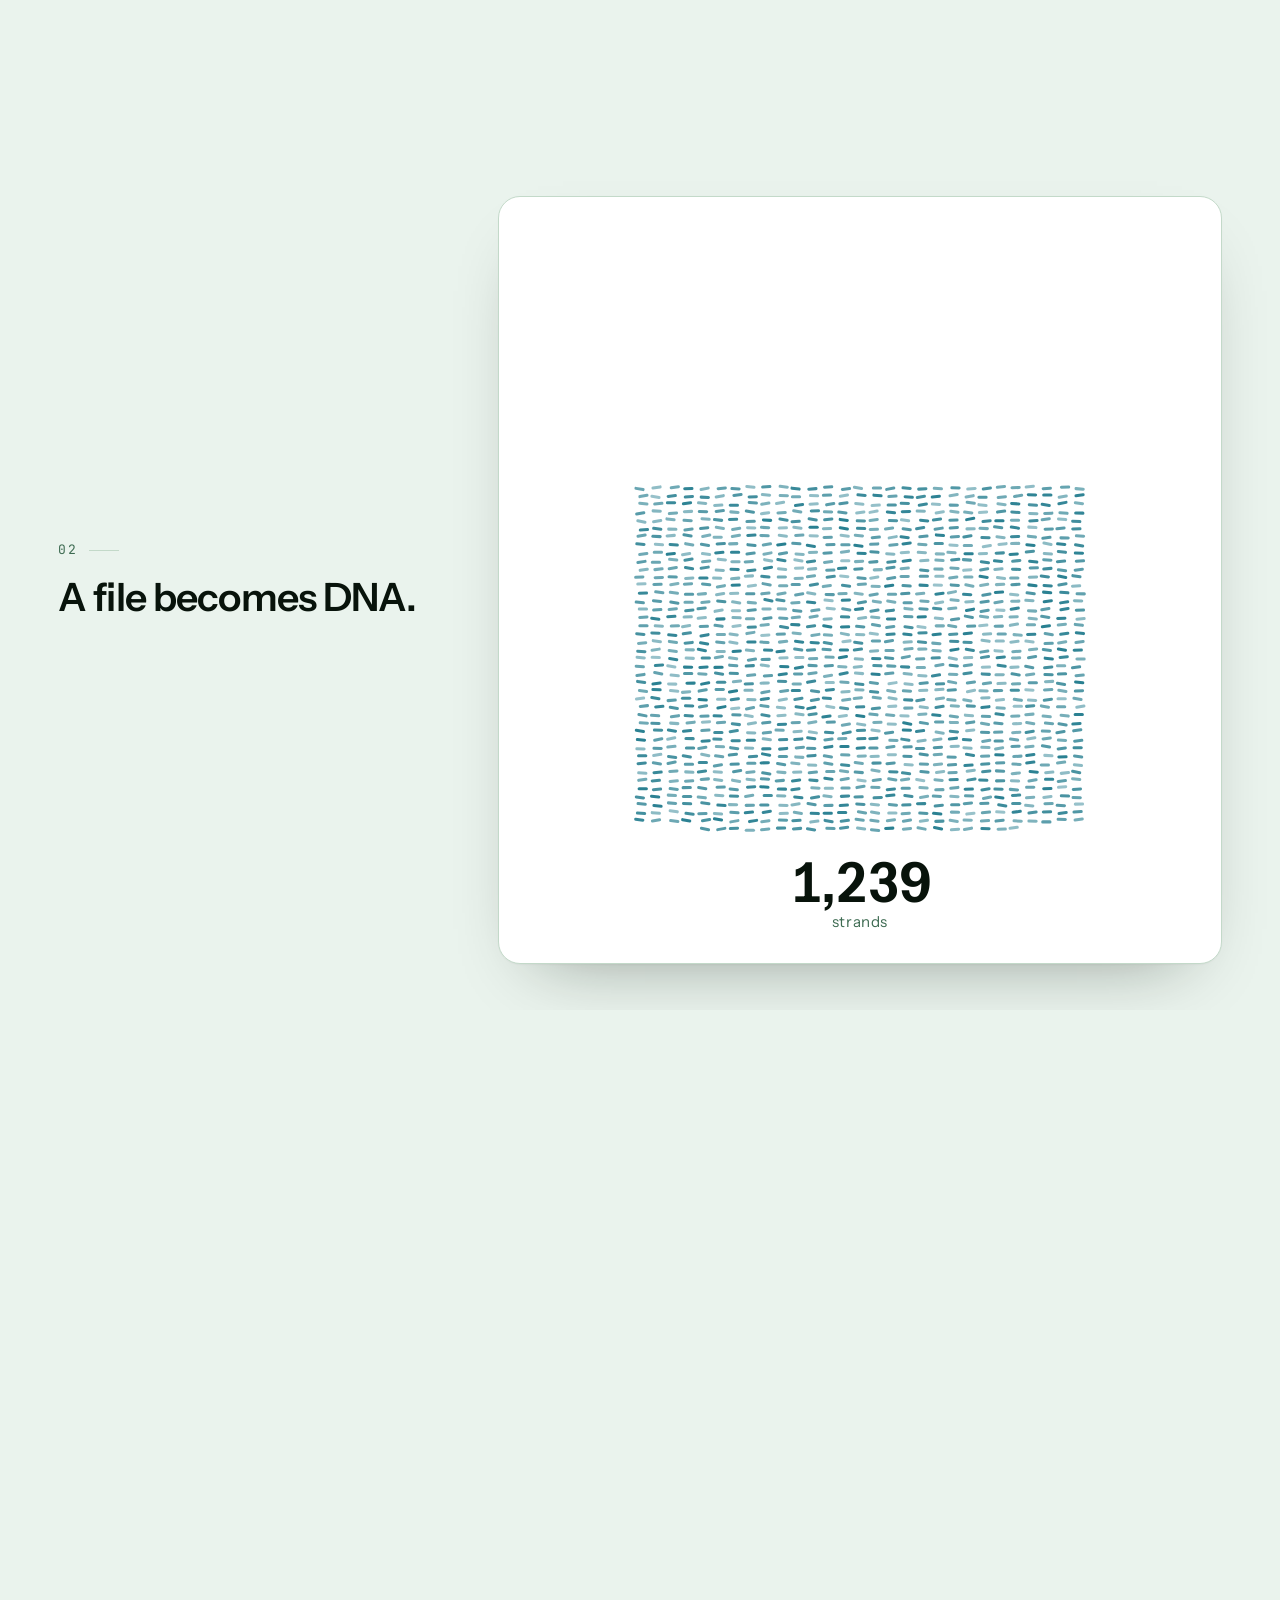
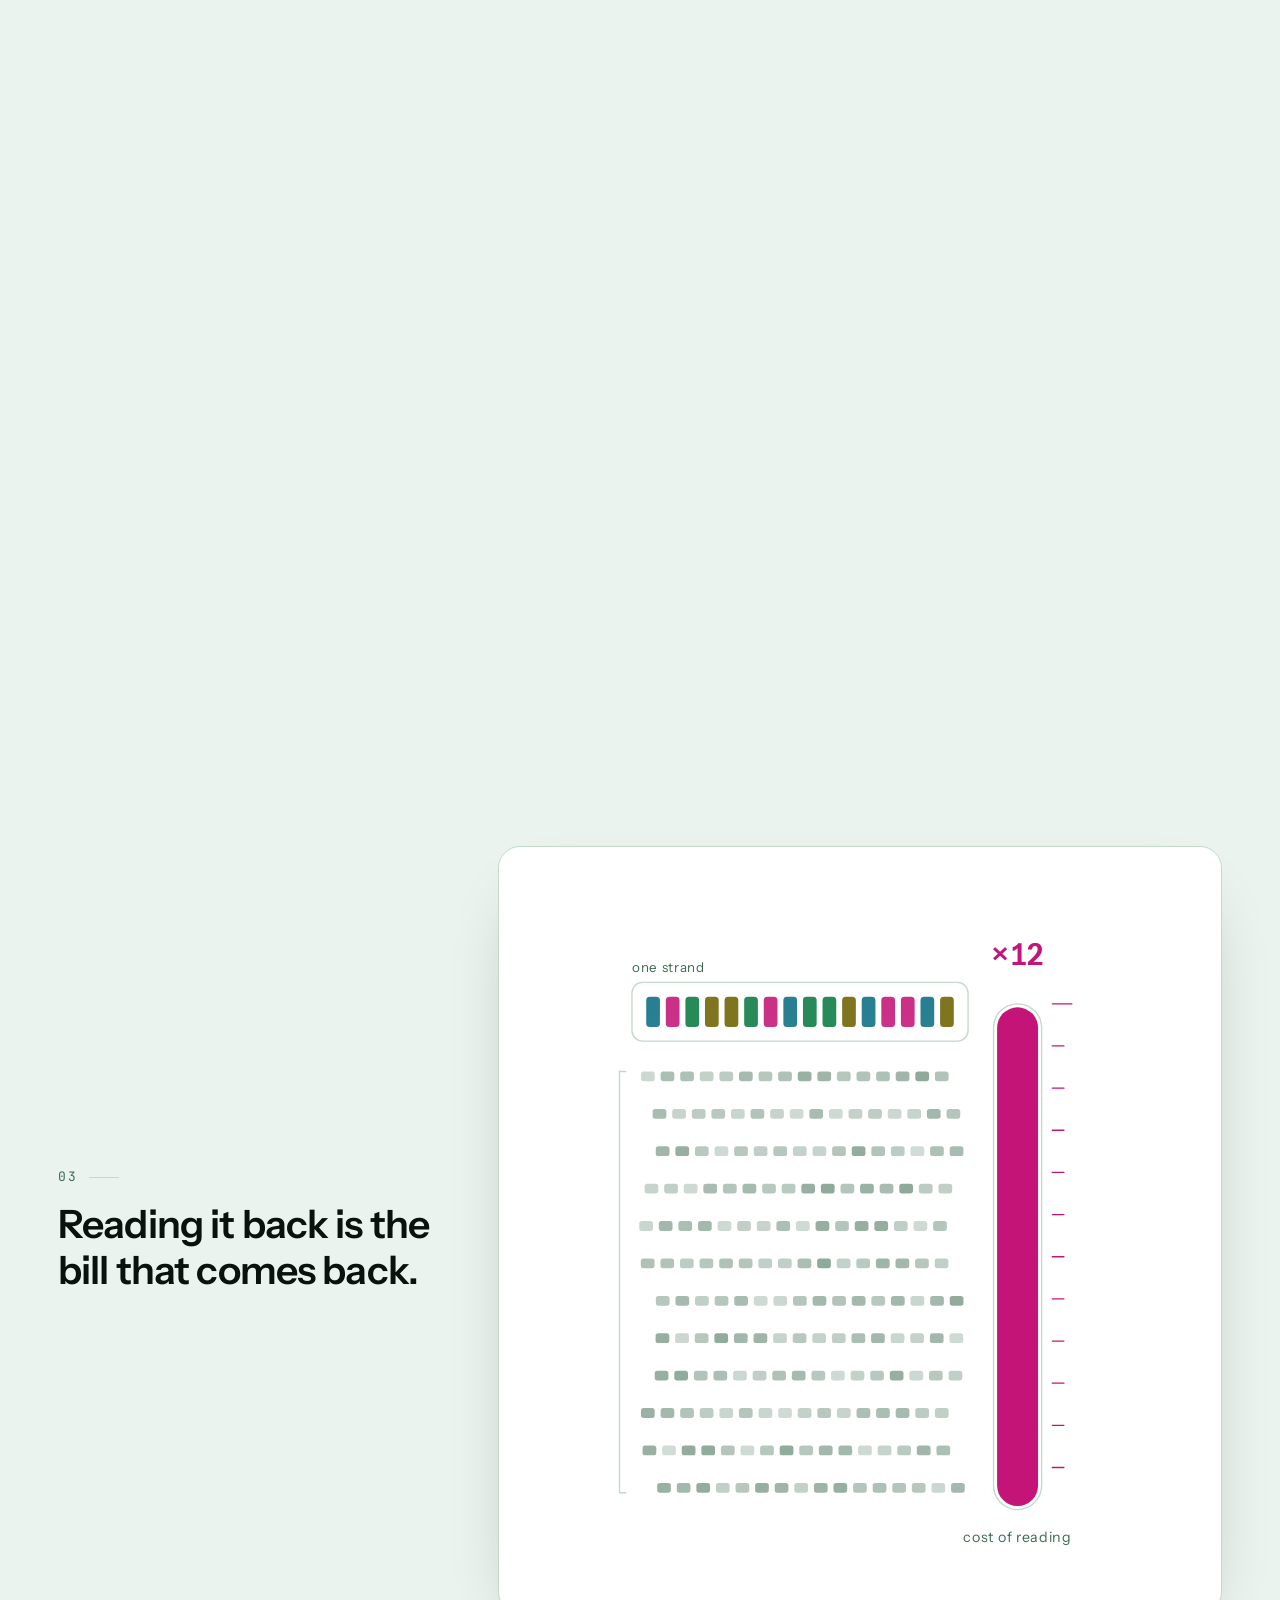
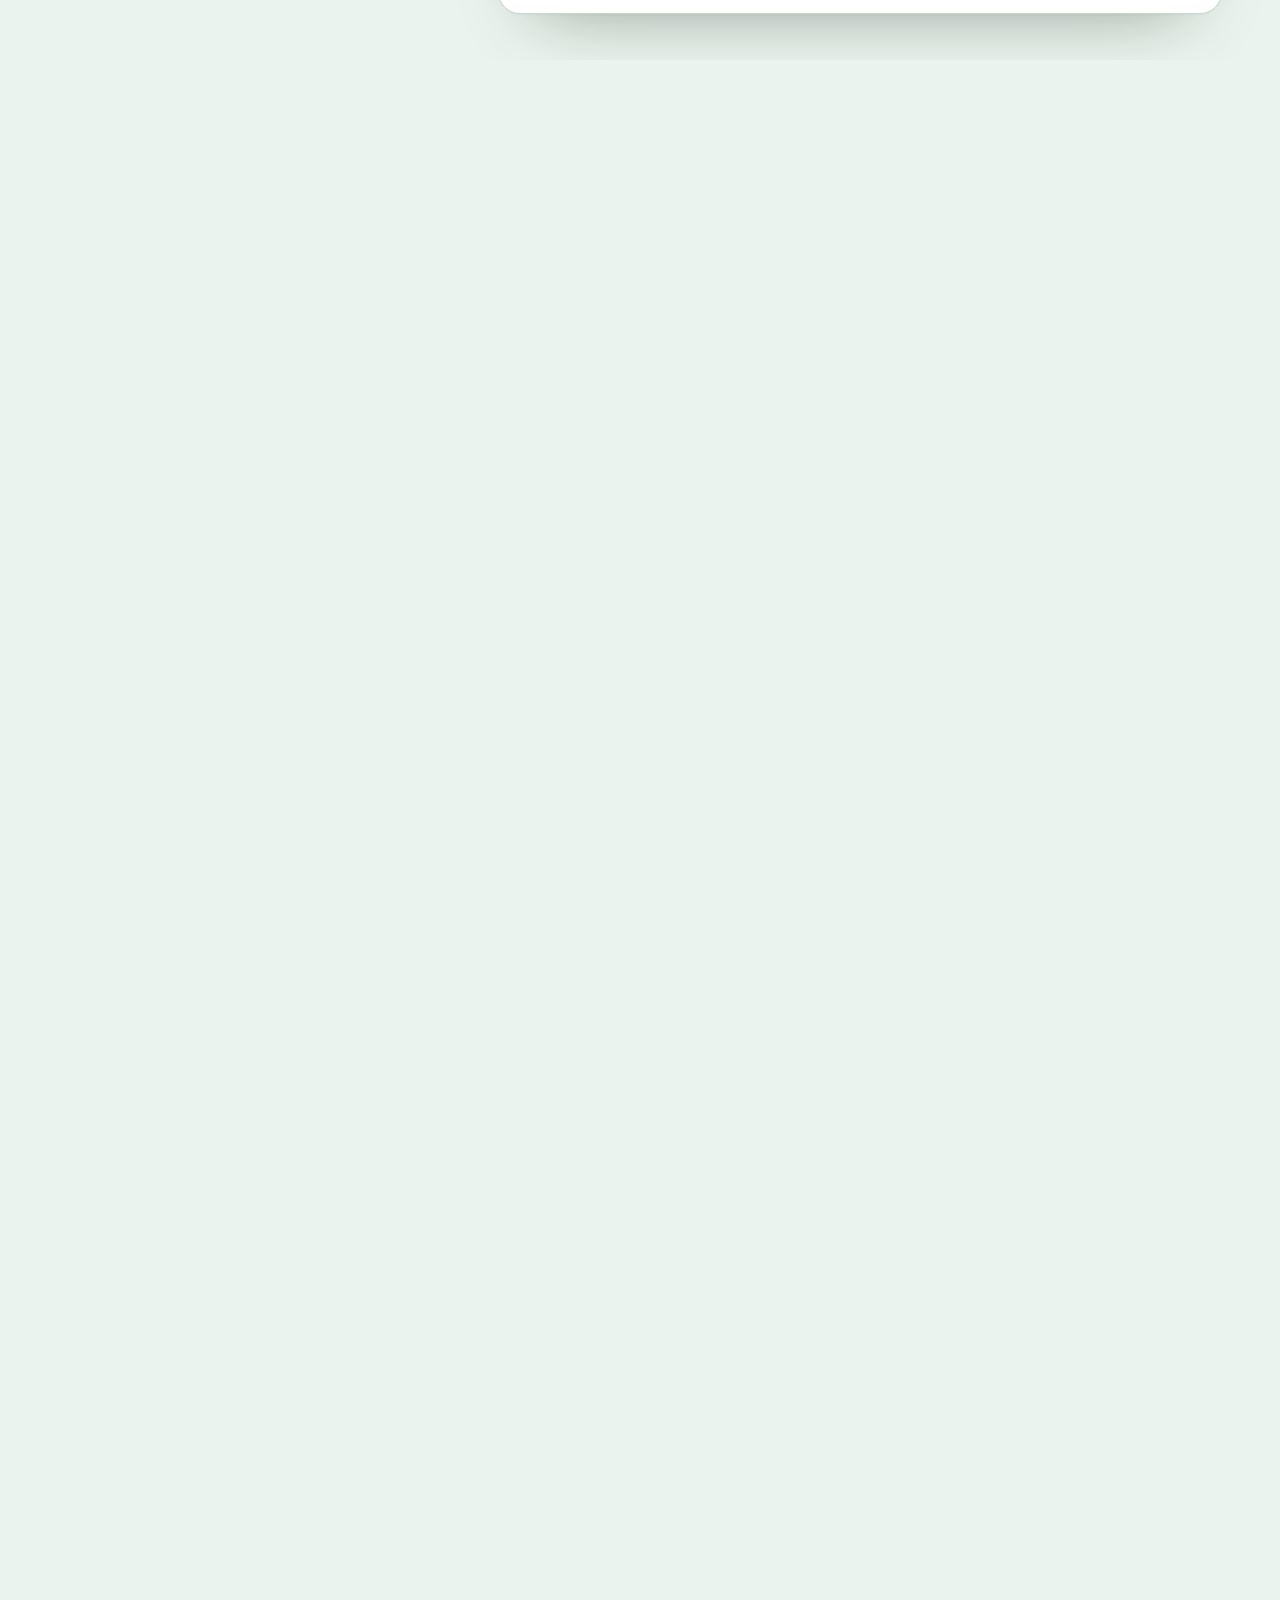
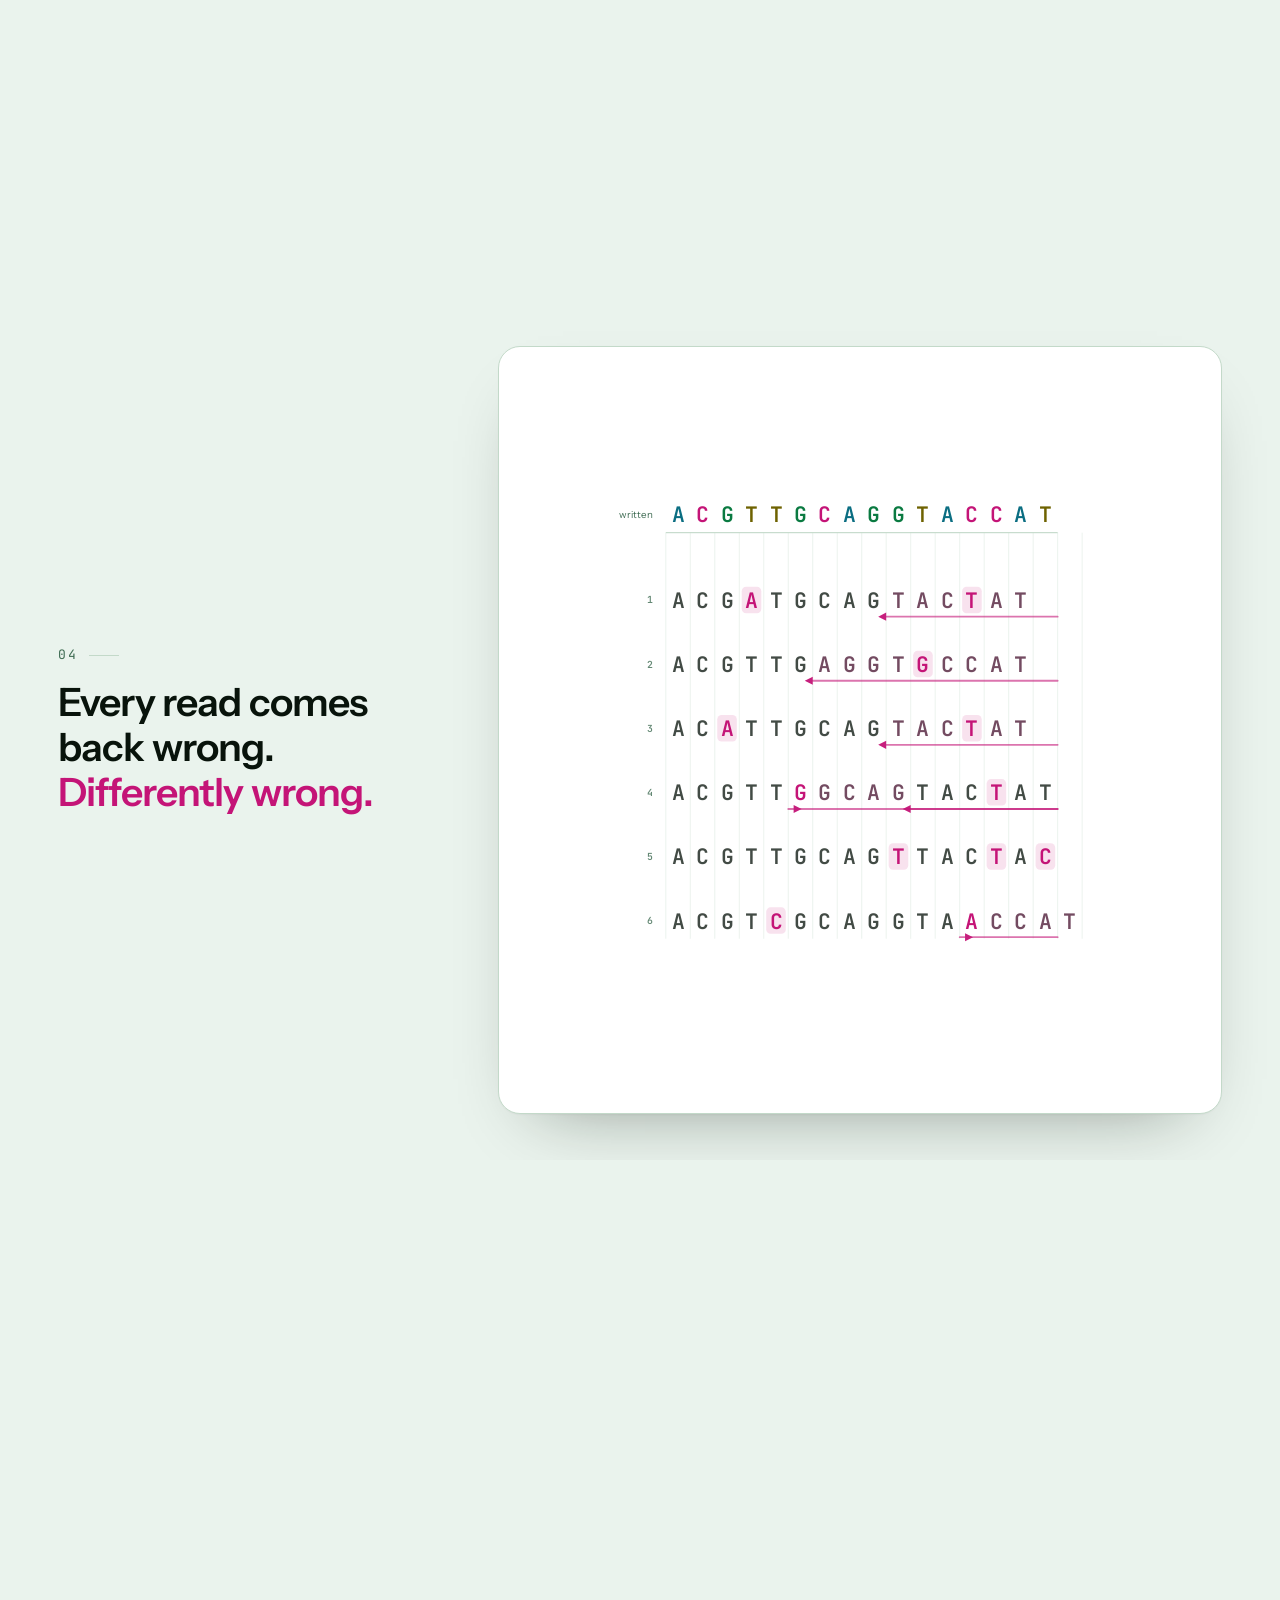
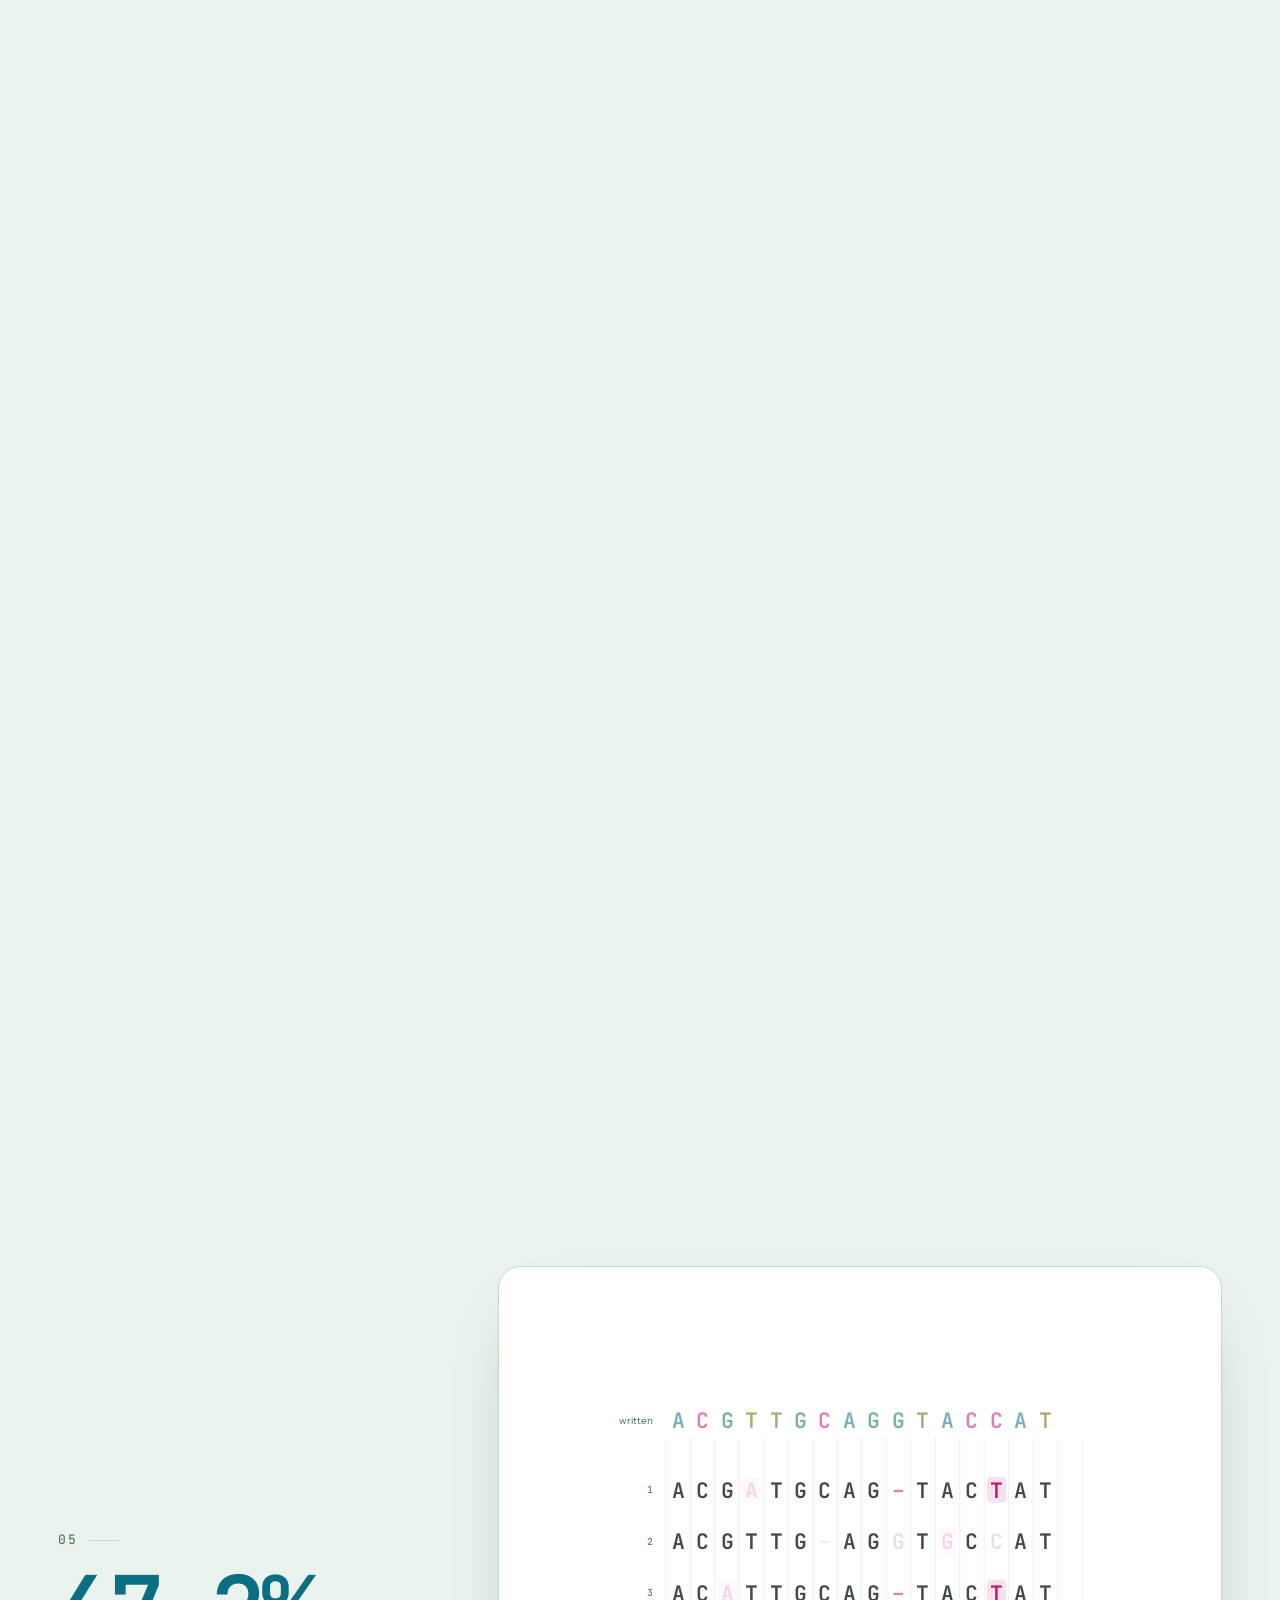
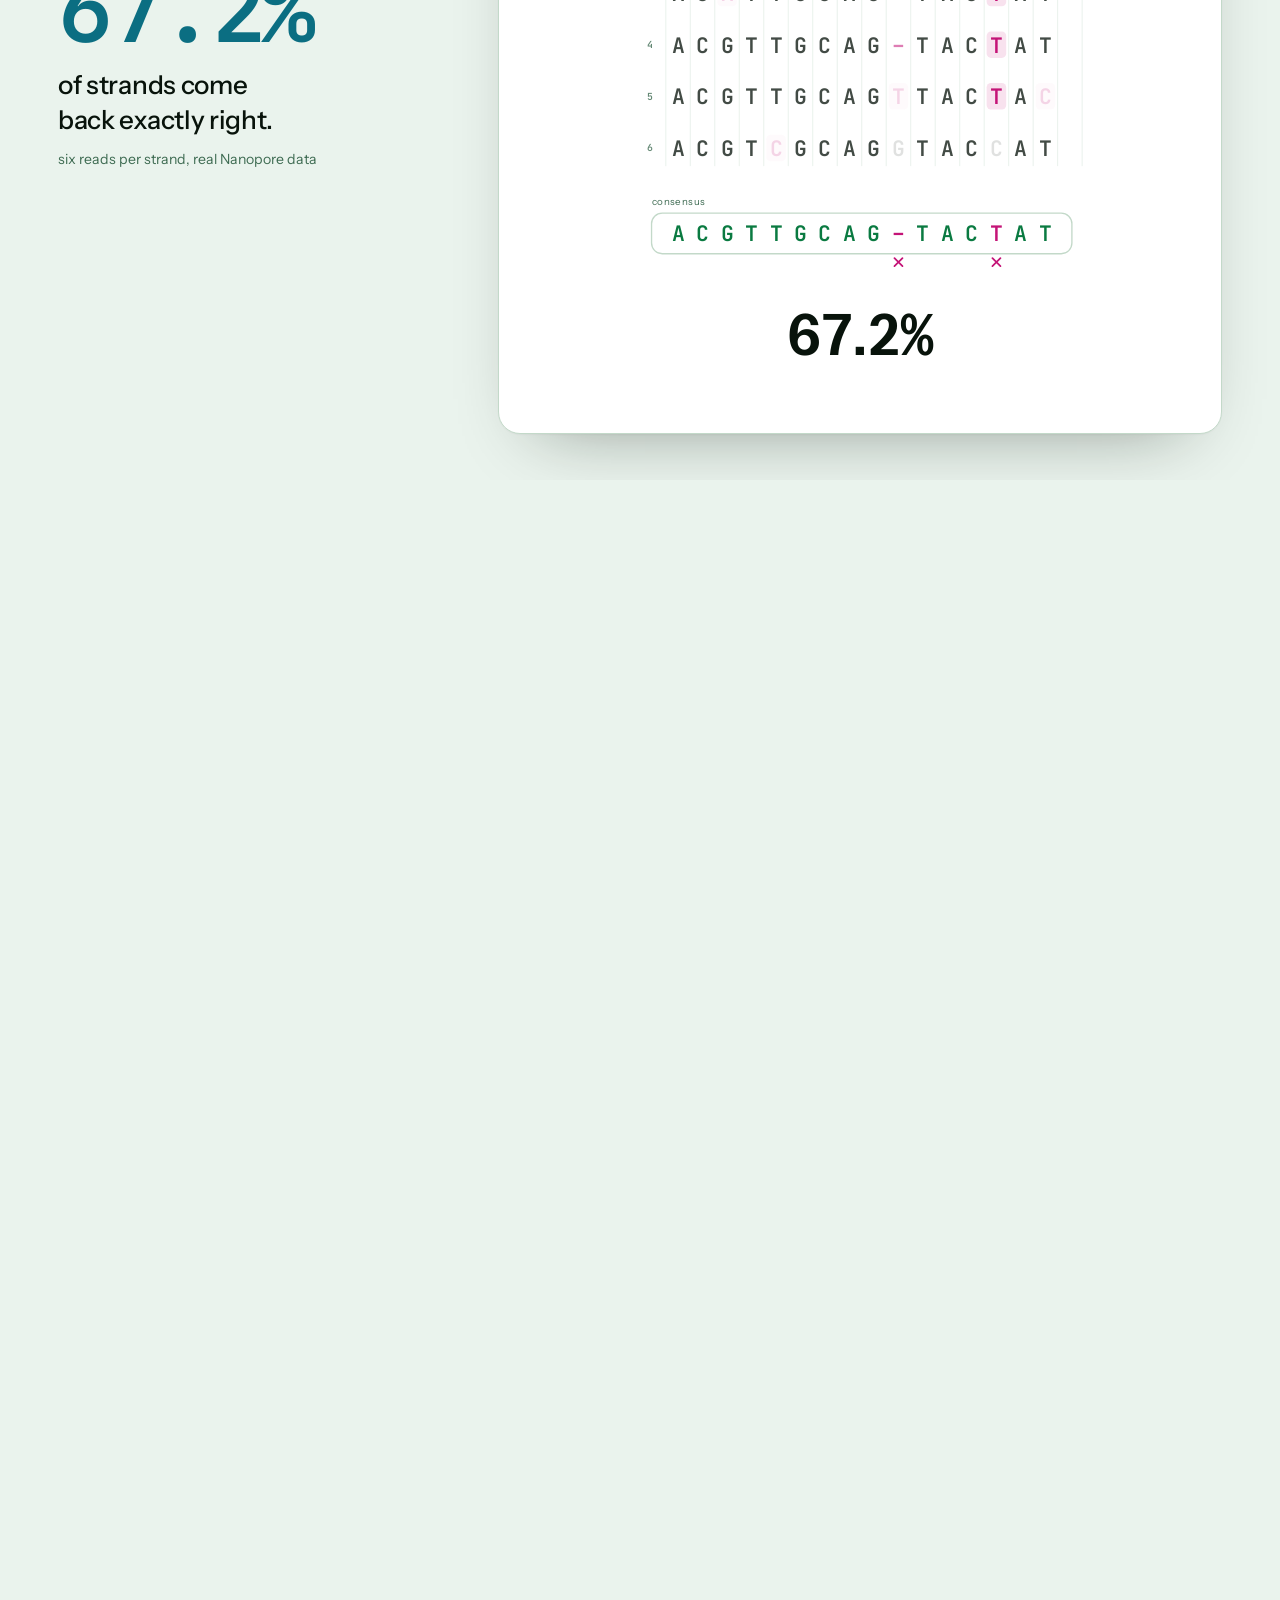
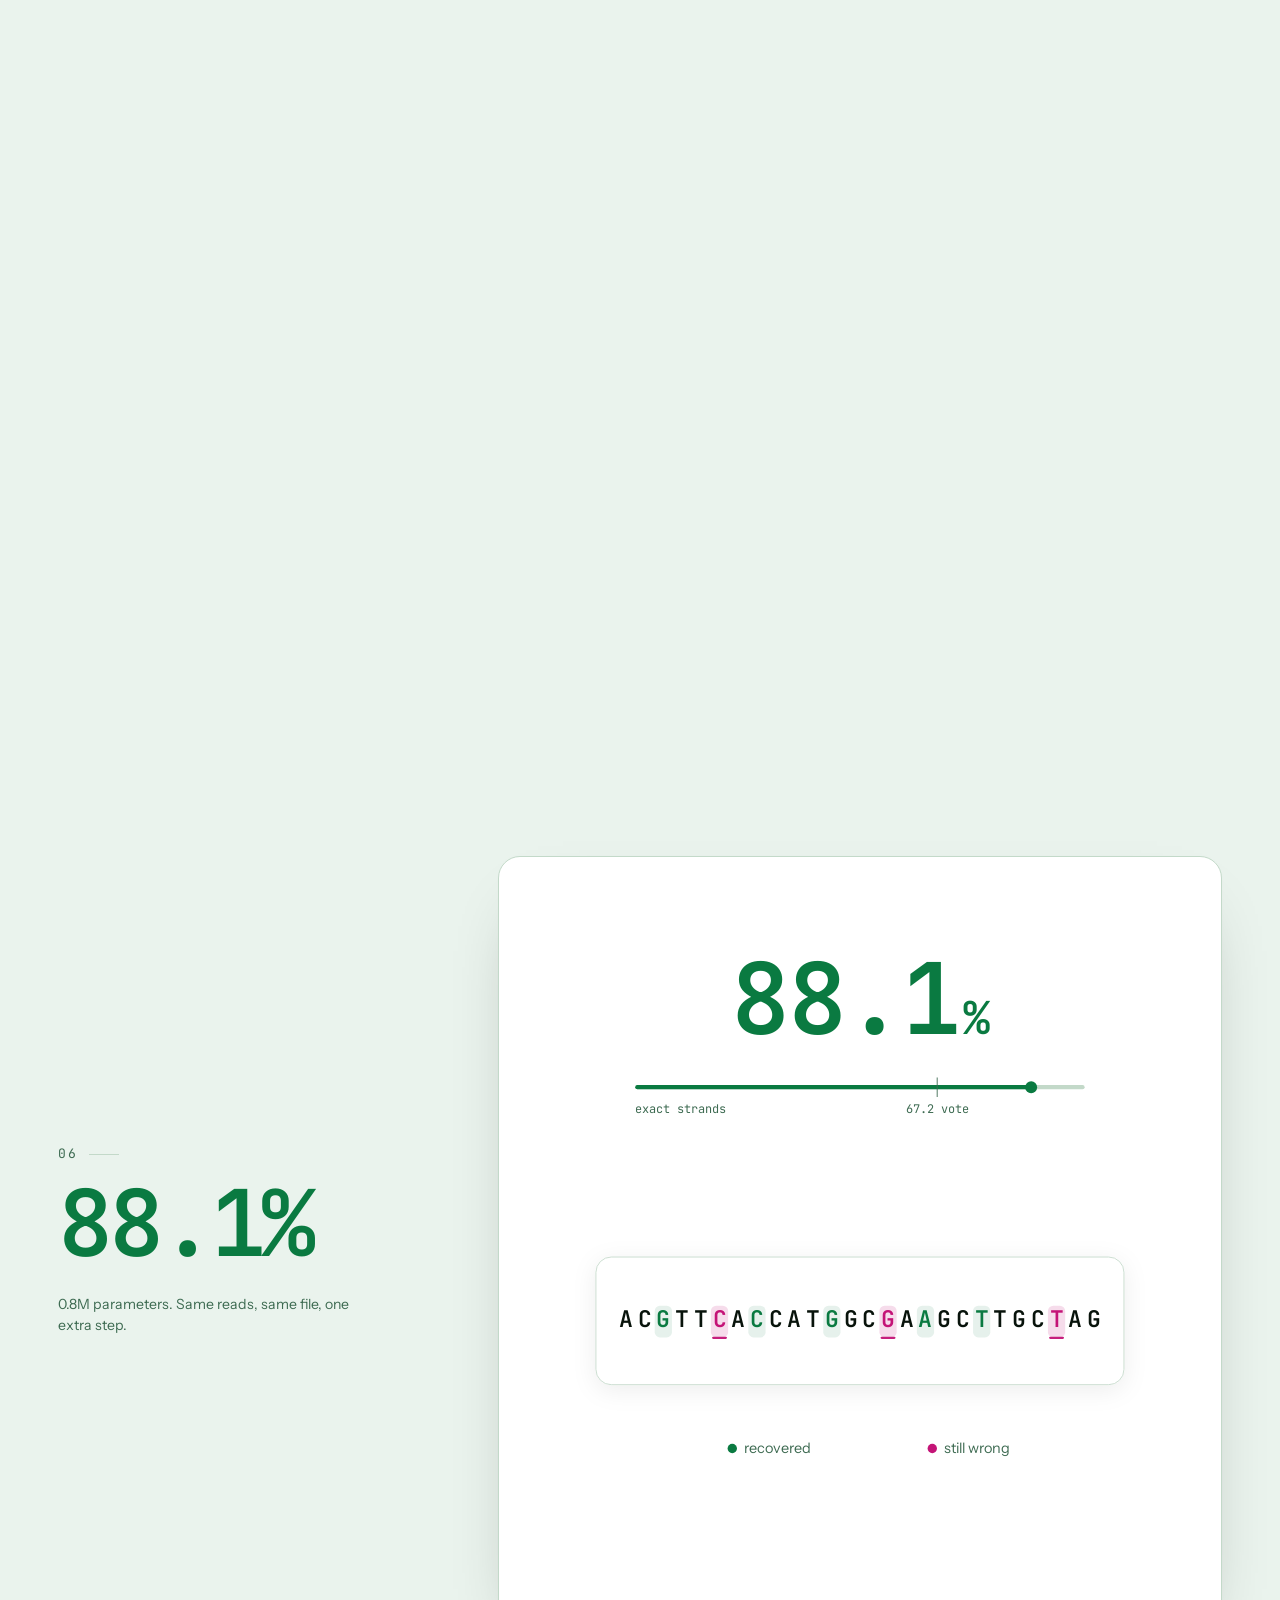
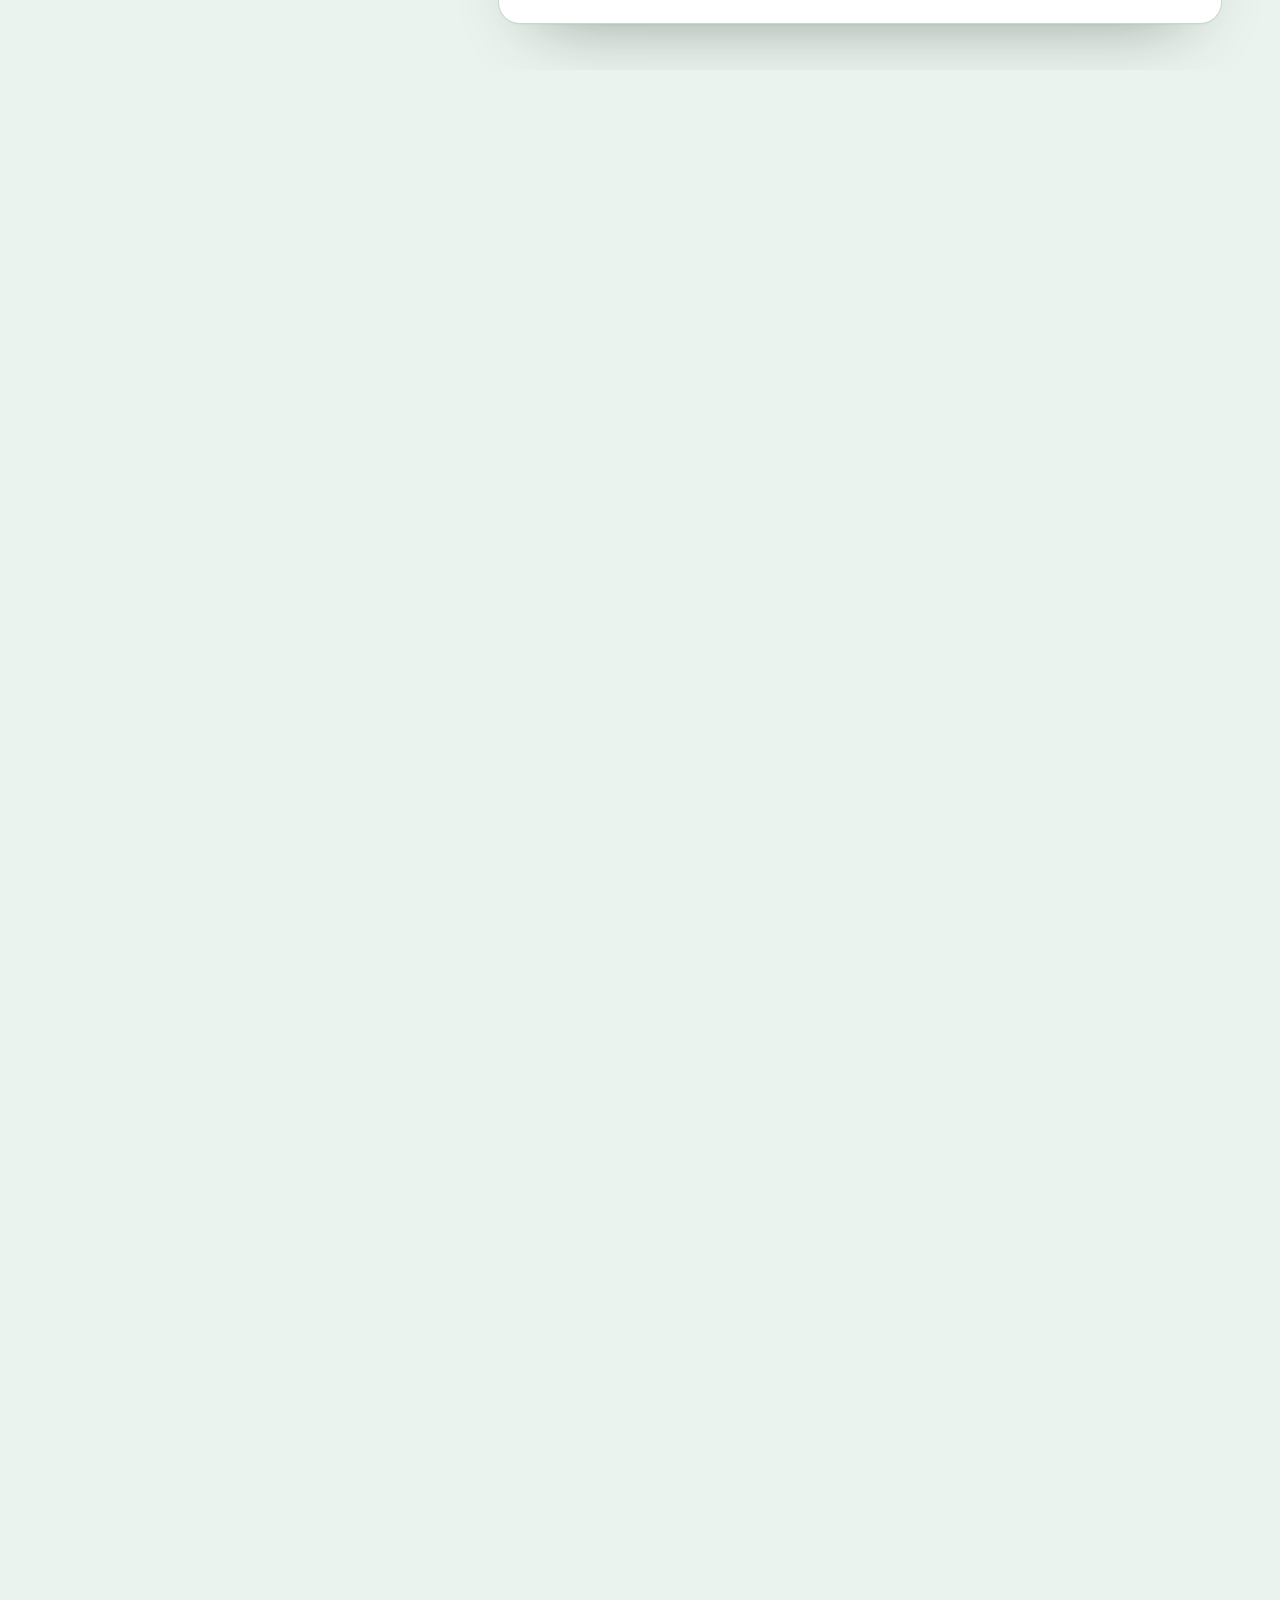
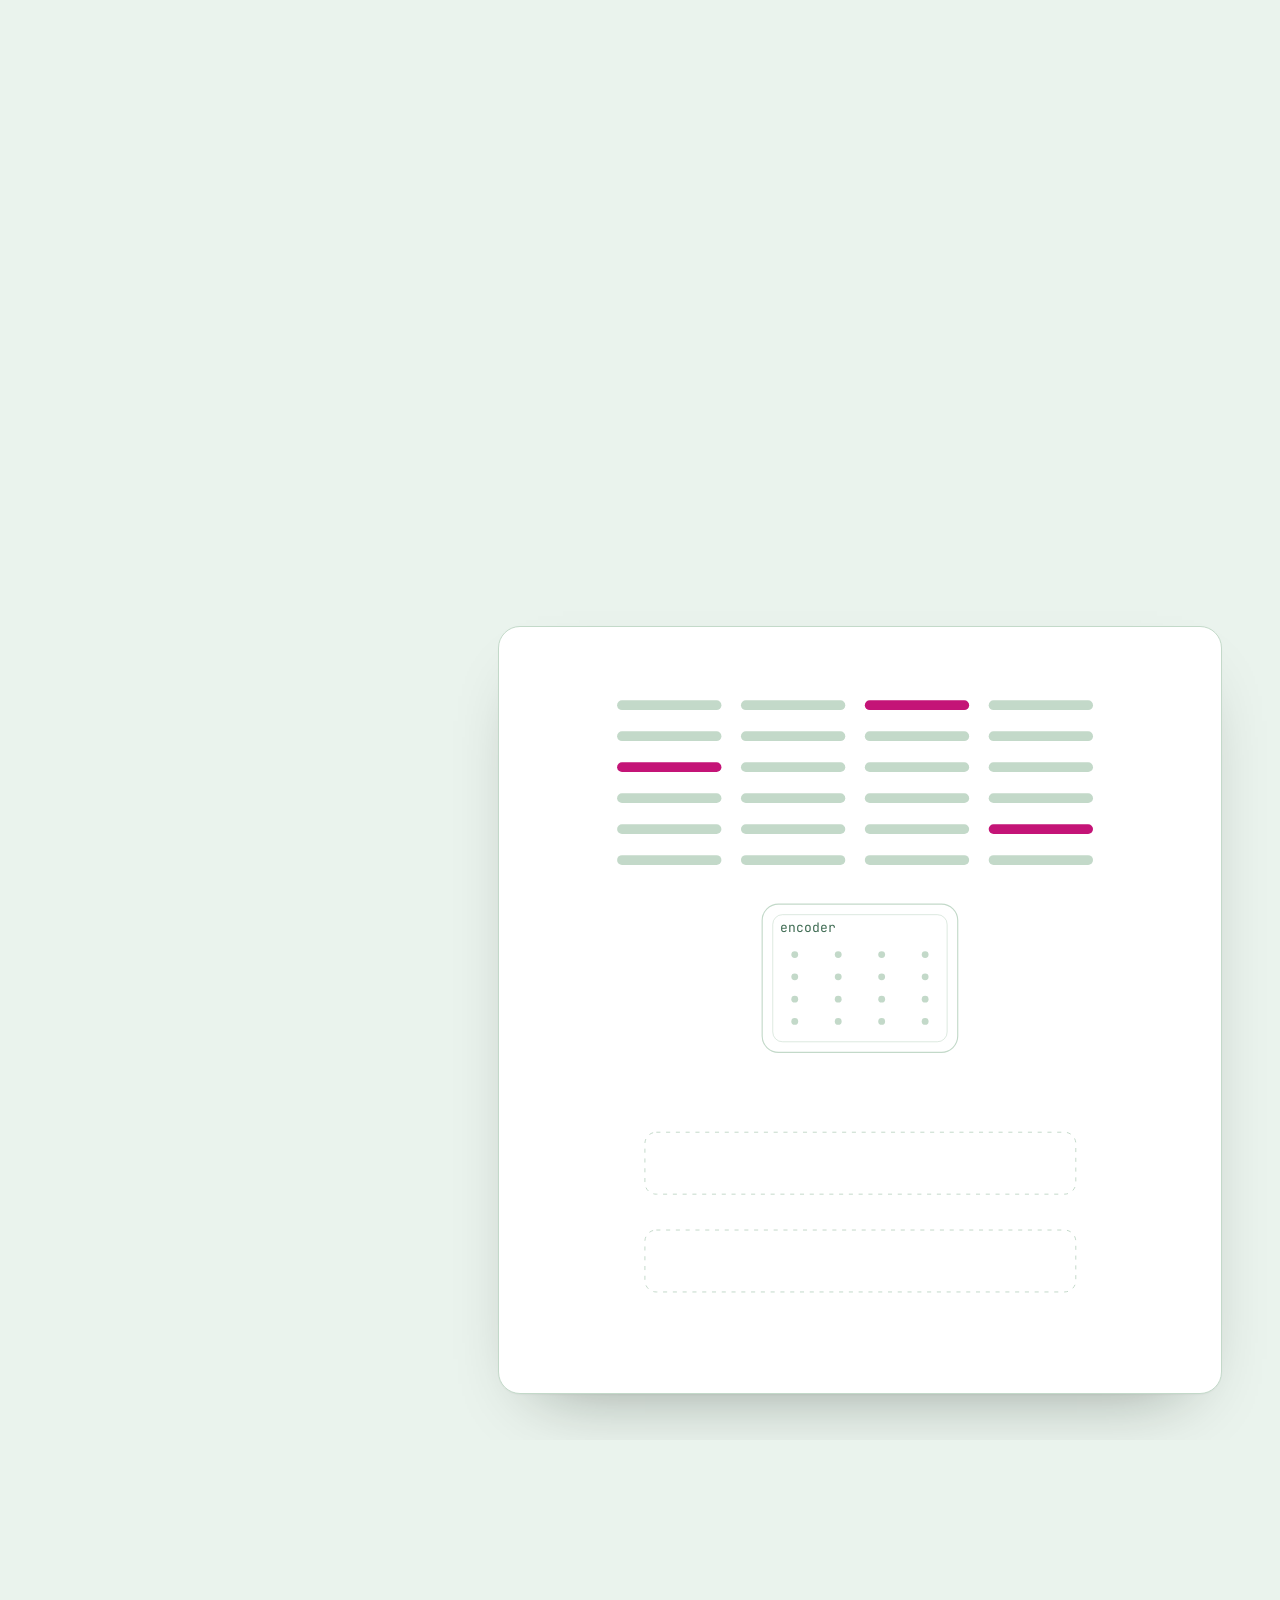
<file: site/index.html>
<!doctype html>
<html lang="en">
<head>
<meta charset="utf-8">
<meta name="viewport" content="width=device-width, initial-scale=1">
<title>Erbgut, a DNA codec tuner that measures its own rules</title>
<meta name="description" content="Erbgut measures whether each DNA coding rule actually pays off on a given sequencing channel, and tunes the codec accordingly. Measured on real held-out Nanopore reads. HackMIT 2026.">
<meta name="color-scheme" content="light">
<meta name="theme-color" content="#EAF3ED">
<link rel="canonical" href="https://timarnoldev.github.io/hackmit2026/">

<link rel="icon" href="assets/favicon.svg" type="image/svg+xml">
<link rel="apple-touch-icon" href="assets/favicon.svg">

<meta property="og:type" content="website">
<meta property="og:site_name" content="Erbgut">
<meta property="og:title" content="Erbgut, a DNA codec tuner that measures its own rules">
<meta property="og:description" content="Every DNA coding rule is a hypothesis. Erbgut measures which ones pay off on your sequencing channel, and tunes the codec to the answer.">
<meta property="og:url" content="https://timarnoldev.github.io/hackmit2026/">
<meta property="og:image" content="https://timarnoldev.github.io/hackmit2026/assets/og.png">
<meta property="og:image:width" content="1280">
<meta property="og:image:height" content="640">
<meta property="og:image:alt" content="Erbgut. Measure the rule. Keep what pays. A DNA strand with a run of four identical letters marked by a measuring bracket.">
<meta name="twitter:card" content="summary_large_image">
<meta name="twitter:title" content="Erbgut, a DNA codec tuner that measures its own rules">
<meta name="twitter:description" content="Every DNA coding rule is a hypothesis. Erbgut measures which ones pay off on your sequencing channel, and tunes the codec to the answer.">
<meta name="twitter:image" content="https://timarnoldev.github.io/hackmit2026/assets/og.png">
<meta name="twitter:image:alt" content="Erbgut. Measure the rule. Keep what pays.">

<link rel="preconnect" href="https://fonts.googleapis.com">
<link rel="preconnect" href="https://fonts.gstatic.com" crossorigin>
<link href="https://fonts.googleapis.com/css2?family=Instrument+Sans:wght@400;500;600;700&family=JetBrains+Mono:wght@400;600&display=swap" rel="stylesheet">
<link rel="preload" href="assets/fonts/InstrumentSans-latin.woff2" as="font" type="font/woff2" crossorigin>
<link rel="stylesheet" href="styles.css">

<script>
/* Turn on the pinned, faded layout only when scripting is available, and take it
   back off if scrolly.js never reports for duty. Without this class the page is a
   plain, fully legible, top-to-bottom story. */
(function () {
  var r = document.documentElement;
  r.className += ' js';
  setTimeout(function () {
    if (!r.dataset.scrollyReady) r.className = r.className.replace(' js', '');
  }, 1500);
})();
</script>
</head>
<body>

<a class="skip" href="#main">Skip to content</a>

<header class="top">
  <a class="brand" href="./">
    <img src="assets/mark.svg" alt="" width="28" height="28">
    <span>Erbgut</span>
  </a>
  <nav aria-label="Links">
    <a href="https://github.com/timarnoldev/hackmit2026">Code</a>
    <a href="deck/">Deck</a>
  </nav>
  <div class="bar" aria-hidden="true"><i data-progress></i></div>
</header>

<nav class="dots" aria-label="Scenes">
  <a href="#hero"  aria-label="Scene 1 of 10"><i></i></a>
  <a href="#write" aria-label="Scene 2 of 10"><i></i></a>
  <a href="#bill"  aria-label="Scene 3 of 10"><i></i></a>
  <a href="#noise" aria-label="Scene 4 of 10"><i></i></a>
  <a href="#vote"  aria-label="Scene 5 of 10"><i></i></a>
  <a href="#polish" aria-label="Scene 6 of 10"><i></i></a>
  <a href="#loop"  aria-label="Scene 7 of 10"><i></i></a>
  <a href="#audit" aria-label="Scene 8 of 10"><i></i></a>
  <a href="#proof" aria-label="Scene 9 of 10"><i></i></a>
  <a href="#close" aria-label="Scene 10 of 10"><i></i></a>
</nav>

<main id="main">

<!-- 1 ─ hero ─────────────────────────────────────────────── the promise -->
<section class="scene scene--center" id="hero" data-scene="hero" style="--travel:.9">
  <div class="stage" data-stage>
    <div class="art" data-art></div>
    <div class="copy" data-copy>
      <div class="cb" data-at="0" data-until=".42">
        <p class="idx">01</p>
        <h1 class="line line--xl">Every DNA coding rule is a hypothesis.</h1>
        <p class="line line--soft">We measure which ones pay off.</p>
      </div>
      <div class="cb cb--intro" data-at=".46">
        <p class="intro">DNA can hold data for centuries in the space of a sugar cube. The
        problem is not writing it. It is that reading it back is expensive, and every
        pipeline today decides how to encode by following rules nobody has checked against
        their own sequencing channel.</p>
        <p class="intro intro--lead">Erbgut measures those rules, keeps the ones that
        earn their place, and learns from where the decoder actually fails, so a file
        comes back from fewer reads.</p>
      </div>
    </div>
    <a class="cue" href="#write" data-at="0" data-until=".38">
      <span>Scroll</span>
      <svg viewBox="0 0 24 24" fill="none" stroke="currentColor" stroke-width="1.8" stroke-linecap="round" stroke-linejoin="round" aria-hidden="true"><path d="M12 5v14M6 13l6 6 6-6"/></svg>
    </a>
  </div>
</section>

<!-- 2 ─ write ───────────────────────────────────────── a file becomes DNA -->
<section class="scene" id="write" data-scene="write" style="--travel:1.5">
  <div class="stage" data-stage>
    <div class="art" data-art></div>
    <div class="copy" data-copy>
      <div class="cb" data-at=".12">
        <p class="idx">02</p>
        <p class="line">A file becomes DNA.</p>
      </div>
    </div>
  </div>
</section>

<!-- 3 ─ bill ──────────────────────────────────────────── the recurring cost -->
<section class="scene" id="bill" data-scene="bill" style="--travel:2">
  <div class="stage" data-stage>
    <div class="art" data-art></div>
    <div class="copy" data-copy>
      <div class="cb" data-at=".1">
        <p class="idx">03</p>
        <p class="line line--soft">Writing it is once.</p>
      </div>
      <div class="cb" data-at=".45">
        <p class="idx">03</p>
        <p class="line">Reading it back is the bill that comes back.</p>
      </div>
    </div>
  </div>
</section>

<!-- 4 ─ noise ────────────────────────────────────── why reading is expensive -->
<section class="scene" id="noise" data-scene="noise" style="--travel:1.8">
  <div class="stage" data-stage>
    <div class="art" data-art></div>
    <div class="copy" data-copy>
      <div class="cb" data-at=".14">
        <p class="idx">04</p>
        <p class="line">Every read comes back wrong. <span class="hl-cost">Differently wrong.</span></p>
      </div>
    </div>
  </div>
</section>

<!-- 5 ─ vote ───────────────────────────────────────────────── the classic fix -->
<section class="scene" id="vote" data-scene="vote" style="--travel:2.1">
  <div class="stage" data-stage>
    <div class="art" data-art></div>
    <div class="copy" data-copy>
      <div class="cb" data-at=".12">
        <p class="idx">05</p>
        <p class="line">The field's answer: read more, take a vote.</p>
      </div>
      <div class="cb" data-at=".52">
        <p class="idx">05</p>
        <p class="num num--audit">67.2%</p>
        <p class="line line--sm">of strands come back exactly right.</p>
        <p class="cap">six reads per strand, real Nanopore data</p>
      </div>
    </div>
  </div>
</section>

<!-- 6 ─ polish ──────────────────────────────────────────────── the money beat -->
<section class="scene" id="polish" data-scene="polish" style="--travel:2.3">
  <div class="stage" data-stage>
    <div class="art" data-art></div>
    <div class="copy" data-copy>
      <div class="cb" data-at=".12">
        <p class="idx">06</p>
        <p class="line">A small model learned what voting cannot fix.</p>
      </div>
      <div class="cb" data-at=".52">
        <p class="idx">06</p>
        <p class="num num--gain">88.1%</p>
        <p class="cap">0.8M parameters. Same reads, same file, one extra step.</p>
      </div>
    </div>
  </div>
</section>

<!-- 7 ─ loop ────────────────────────────────────── the part nobody else does -->
<section class="scene" id="loop" data-scene="loop" style="--travel:2.1">
  <div class="stage" data-stage>
    <div class="art" data-art></div>
    <div class="copy" data-copy>
      <div class="cb" data-at=".1">
        <p class="idx">07</p>
        <p class="line line--soft">Then we turn it around.</p>
      </div>
      <div class="cb" data-at=".48">
        <p class="idx">07</p>
        <p class="line">The failures teach the encoder what to avoid.</p>
      </div>
    </div>
  </div>
</section>

<!-- 8 ─ audit ──────────────────────────────────────────────────── the product -->
<section class="scene" id="audit" data-scene="audit" style="--travel:2.3">
  <div class="stage" data-stage>
    <div class="art" data-art></div>
    <div class="copy" data-copy>
      <div class="cb" data-at=".1">
        <p class="idx">08</p>
        <p class="line">Every rule, measured on your channel.</p>
      </div>
      <div class="cb" data-at=".62">
        <p class="idx">08</p>
        <p class="line line--sm">Each standard rule pays off on exactly one channel. <span class="hl-audit">Nobody measures that today.</span></p>
      </div>
    </div>
  </div>
</section>

<!-- 9 ─ proof ─────────────────────────────────────────────────── the receipts -->
<section class="scene scene--center" id="proof" data-scene="proof" style="--travel:1.8">
  <div class="stage" data-stage>
    <div class="art" data-art></div>
    <div class="copy copy--flow" data-copy>
      <p class="idx idx--flow" data-at="0" data-hold>09</p>
      <div class="stats">
        <div class="stat" data-at=".1" data-hold>
          <p class="num num--gain">88.1%</p>
          <p class="stat-b">against 67.2%</p>
          <p class="cap">exact strands at six reads, on 1,996 held-out real clusters</p>
        </div>
        <div class="stat" data-at=".34" data-hold>
          <p class="num num--audit">0.8M</p>
          <p class="stat-b">parameters</p>
          <p class="cap">trained in 13 minutes</p>
        </div>
        <div class="stat" data-at=".58" data-hold>
          <p class="num">229</p>
          <p class="stat-b">strands exact, decoded</p>
          <p class="cap">on the microcontroller itself, against 211 classic</p>
        </div>
      </div>
    </div>
  </div>
</section>

<!-- 10 ─ close ────────────────────────────────────────────────────── the ask -->
<section class="scene scene--center scene--close" id="close" data-scene="close" style="--travel:.6">
  <div class="stage" data-stage>
    <div class="art" data-art></div>
    <div class="copy" data-copy>
      <div class="cb" data-at="0">
        <img class="wordmark" src="assets/logo.svg" alt="Erbgut" width="434" height="380">
        <p class="asks">
          <a href="https://github.com/timarnoldev/hackmit2026">Read the code</a>
          <span class="sep" aria-hidden="true">·</span>
          <a href="deck/">Open the pitch deck</a>
        </p>
        <p class="credit">Real reads: Microsoft clustered Nanopore reads (MIT) and the DNAformer binned reads, Technion (CC BY 4.0).</p>
      </div>
    </div>
  </div>
</section>

</main>

<script type="module" src="scrolly.js"></script>
</body>
</html>
</file>
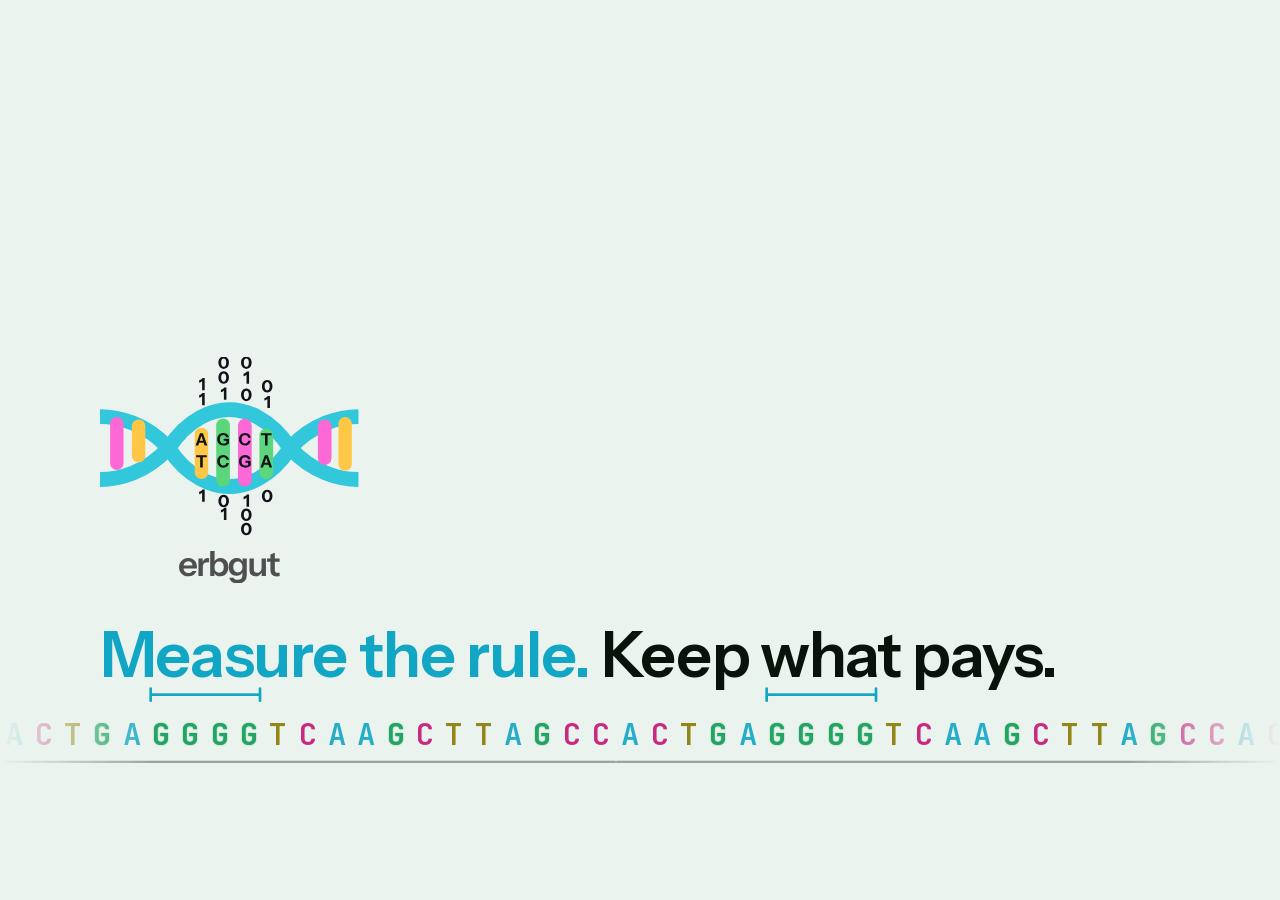
<file: marketing/deck/index.html>
<!doctype html>
<html lang="en">
<head>
<meta charset="utf-8">
<meta name="viewport" content="width=device-width, initial-scale=1">
<title>Erbgut pitch</title>
<meta name="description" content="Erbgut pitch deck, HackMIT 2026. Measure the rule. Keep what pays.">
<meta name="color-scheme" content="light">
<link rel="icon" href="data:image/svg+xml,%3Csvg xmlns='http://www.w3.org/2000/svg' viewBox='0 0 64 64'%3E%3Cpath d='M1.5 32C11.56 13.04 23.77 8 32 8C40.23 8 52.44 13.04 62.5 32' fill='none' stroke='%2332C7DB' stroke-width='9' stroke-linecap='round'/%3E%3Cpath d='M1.5 32C11.56 50.96 23.77 56 32 56C40.23 56 52.44 50.96 62.5 32' fill='none' stroke='%2332C7DB' stroke-width='9' stroke-linecap='round'/%3E%3Crect x='10.5' y='18' width='10.5' height='28' rx='5.25' fill='%23FEC746'/%3E%3Crect x='26.75' y='11' width='10.5' height='42' rx='5.25' fill='%23FC68D6'/%3E%3Crect x='43' y='18' width='10.5' height='28' rx='5.25' fill='%235BD67C'/%3E%3C/svg%3E">
<script>
  /* motion and the embed flags before first paint, so nothing flashes.
     The deck is light, always, and there is no theme to choose. */
  (function () {
    var p = new URLSearchParams(location.search), d = document.documentElement, m = null;
    try { m = localStorage.getItem('sa-motion'); } catch (e) {}
    m = p.get('motion') || m;
    var reduce = m ? m === 'off' : (window.matchMedia && matchMedia('(prefers-reduced-motion: reduce)').matches);
    if (reduce) d.classList.add('reduce-motion');
    if (p.has('embed')) d.classList.add('embed');
    if (p.has('sample')) d.classList.add('sample');
  })();
</script>
<link rel="stylesheet" href="deck.css">
</head>
<body>
<noscript><p style="padding:40px;font:20px sans-serif">This deck needs JavaScript. Open index.html in Chrome, Edge, Firefox or Safari.</p></noscript>

<div class="viewport" id="viewport">
<div class="stage" id="stage">

<div class="sample-badge" aria-hidden="true">SAMPLE DATA</div>
<div class="load-error" aria-hidden="true">results.js did not load. Every result shows as pending.</div>

<!-- ================================================================ 1. Title -->
<section class="slide no-foot" id="s-title" data-title="Title" data-plan="0-8">
  <div class="hero">
    <div class="brandrow enter" style="--d:0">
      <img class="lockup" src="erbgut-logo.svg" alt="Erbgut" width="434" height="380">
      <h1 class="vh">Erbgut</h1>
    </div>
    <p class="tagline enter" style="--d:0.15"><span>Measure the rule.</span> Keep what pays.</p>
  </div>
  <div class="ribbon" aria-hidden="true"><div class="ribbon-track"></div></div>
  <aside class="notes">
    <p>Don't read the slide. Open with the first line. If you want, one half-sentence on the name: Erbgut is German for the genetic material you inherit.</p>
    <p>DNA can store data at extreme density, for centuries. But writing and reading it is noisy: letters get swapped, added or dropped, and whole strands disappear.</p>
  </aside>
</section>

<!-- ================================================================ 2. System overview -->
<section class="slide" id="s-overview" data-title="How Erbgut works" data-plan="8-34" data-steps="8"
  data-labels="Image becomes bits|Bits pulled into a line|Two bits, one DNA letter|Many strands, in the middle|Frozen into storage|Read out with light|Repuzzled back into bits|Bits become the file again">
  <p class="kicker">In one picture</p>
  <h2 class="title sm">Any file becomes DNA</h2>
  <div class="ov-anim" aria-hidden="true">
    <svg class="ov-image" viewBox="0 0 48 48"><rect x="4" y="8" width="40" height="32" rx="5" fill="none" stroke="currentColor" stroke-width="2.6"/><circle cx="16" cy="19" r="4" fill="none" stroke="currentColor" stroke-width="2.4"/><path d="M6 33 L18 22 L26 30 L34 20 L43 29" fill="none" stroke="currentColor" stroke-width="2.4" stroke-linecap="round" stroke-linejoin="round"/></svg>
    <div class="ov-bits">
      <span class="bit" style="left:195px;top:429px;--dx:-25px;--dy:41px">0</span>
      <span class="bit" style="left:245px;top:429px;--dx:-45px;--dy:41px">1</span>
      <span class="bit" style="left:295px;top:429px;--dx:-65px;--dy:41px">0</span>
      <span class="bit" style="left:345px;top:429px;--dx:-85px;--dy:41px">0</span>
      <span class="bit" style="left:395px;top:429px;--dx:-105px;--dy:41px">1</span>
      <span class="bit" style="left:445px;top:429px;--dx:-125px;--dy:41px">0</span>
      <span class="bit" style="left:195px;top:487px;--dx:155px;--dy:-17px">0</span>
      <span class="bit" style="left:245px;top:487px;--dx:135px;--dy:-17px">0</span>
      <span class="bit" style="left:295px;top:487px;--dx:115px;--dy:-17px">0</span>
      <span class="bit" style="left:345px;top:487px;--dx:95px;--dy:-17px">1</span>
      <span class="bit" style="left:395px;top:487px;--dx:75px;--dy:-17px">1</span>
      <span class="bit" style="left:445px;top:487px;--dx:55px;--dy:-17px">0</span>
      <span class="bit" style="left:195px;top:545px;--dx:335px;--dy:-75px">1</span>
      <span class="bit" style="left:245px;top:545px;--dx:315px;--dy:-75px">0</span>
      <span class="bit" style="left:295px;top:545px;--dx:295px;--dy:-75px">0</span>
      <span class="bit" style="left:345px;top:545px;--dx:275px;--dy:-75px">1</span>
      <span class="bit" style="left:395px;top:545px;--dx:255px;--dy:-75px">0</span>
      <span class="bit" style="left:445px;top:545px;--dx:235px;--dy:-75px">0</span>
      <span class="bit" style="left:195px;top:603px;--dx:515px;--dy:-133px">1</span>
      <span class="bit" style="left:245px;top:603px;--dx:495px;--dy:-133px">0</span>
      <span class="bit" style="left:295px;top:603px;--dx:475px;--dy:-133px">0</span>
      <span class="bit" style="left:345px;top:603px;--dx:455px;--dy:-133px">0</span>
      <span class="bit" style="left:395px;top:603px;--dx:435px;--dy:-133px">0</span>
      <span class="bit" style="left:445px;top:603px;--dx:415px;--dy:-133px">1</span>
    </div>
    <div class="ov-divider"></div>
    <div class="ov-shift">
      <div class="ov-lettertext"><span class="seq" data-seq="CAGACGGCAGAC"></span></div>
      <div class="ov-vault"></div>
      <div class="ov-structs">
        <svg class="struct" style="left:260px;top:-50px;transform:rotate(-8deg)" viewBox="0 0 46 64"><path class="s1" d="M14 4 C 34 4 34 20 22 24 C 10 28 10 44 30 48" fill="none" stroke-width="4" stroke-linecap="round"/><path class="s2" d="M32 4 C 12 4 12 20 22 24 C 34 28 34 44 16 48" fill="none" stroke-width="4" stroke-linecap="round"/><line class="rg" x1="16" y1="10" x2="30" y2="10" stroke-width="3.4" stroke-linecap="round"/><line class="rg" x1="18" y1="24" x2="26" y2="24" stroke-width="3.4" stroke-linecap="round"/><line class="rg" x1="16" y1="42" x2="30" y2="42" stroke-width="3.4" stroke-linecap="round"/></svg>
        <svg class="struct" style="left:330px;top:20px;transform:rotate(5deg) scale(1.15)" viewBox="0 0 46 64"><path class="s1" d="M14 4 C 34 4 34 20 22 24 C 10 28 10 44 30 48" fill="none" stroke-width="4" stroke-linecap="round"/><path class="s2" d="M32 4 C 12 4 12 20 22 24 C 34 28 34 44 16 48" fill="none" stroke-width="4" stroke-linecap="round"/><line class="rg" x1="16" y1="10" x2="30" y2="10" stroke-width="3.4" stroke-linecap="round"/><line class="rg" x1="18" y1="24" x2="26" y2="24" stroke-width="3.4" stroke-linecap="round"/><line class="rg" x1="16" y1="42" x2="30" y2="42" stroke-width="3.4" stroke-linecap="round"/></svg>
        <svg class="struct" style="left:400px;top:-30px;transform:rotate(10deg) scale(0.9)" viewBox="0 0 46 64"><path class="s1" d="M14 4 C 34 4 34 20 22 24 C 10 28 10 44 30 48" fill="none" stroke-width="4" stroke-linecap="round"/><path class="s2" d="M32 4 C 12 4 12 20 22 24 C 34 28 34 44 16 48" fill="none" stroke-width="4" stroke-linecap="round"/><line class="rg" x1="16" y1="10" x2="30" y2="10" stroke-width="3.4" stroke-linecap="round"/><line class="rg" x1="18" y1="24" x2="26" y2="24" stroke-width="3.4" stroke-linecap="round"/><line class="rg" x1="16" y1="42" x2="30" y2="42" stroke-width="3.4" stroke-linecap="round"/></svg>
        <svg class="struct" style="left:290px;top:80px;transform:rotate(-12deg) scale(0.95)" viewBox="0 0 46 64"><path class="s1" d="M14 4 C 34 4 34 20 22 24 C 10 28 10 44 30 48" fill="none" stroke-width="4" stroke-linecap="round"/><path class="s2" d="M32 4 C 12 4 12 20 22 24 C 34 28 34 44 16 48" fill="none" stroke-width="4" stroke-linecap="round"/><line class="rg" x1="16" y1="10" x2="30" y2="10" stroke-width="3.4" stroke-linecap="round"/><line class="rg" x1="18" y1="24" x2="26" y2="24" stroke-width="3.4" stroke-linecap="round"/><line class="rg" x1="16" y1="42" x2="30" y2="42" stroke-width="3.4" stroke-linecap="round"/></svg>
        <svg class="struct" style="left:370px;top:90px;transform:rotate(6deg) scale(1.05)" viewBox="0 0 46 64"><path class="s1" d="M14 4 C 34 4 34 20 22 24 C 10 28 10 44 30 48" fill="none" stroke-width="4" stroke-linecap="round"/><path class="s2" d="M32 4 C 12 4 12 20 22 24 C 34 28 34 44 16 48" fill="none" stroke-width="4" stroke-linecap="round"/><line class="rg" x1="16" y1="10" x2="30" y2="10" stroke-width="3.4" stroke-linecap="round"/><line class="rg" x1="18" y1="24" x2="26" y2="24" stroke-width="3.4" stroke-linecap="round"/><line class="rg" x1="16" y1="42" x2="30" y2="42" stroke-width="3.4" stroke-linecap="round"/></svg>
      </div>
      <div class="ov-glow"></div>
      <div class="ov-scan">
        <div class="flash flash-1"><div class="fbeam"></div><span class="fbit nt-G">G</span><span class="fbit nt-C">C</span></div>
        <div class="flash flash-2"><div class="fbeam"></div><span class="fbit nt-T">T</span><span class="fbit nt-A">A</span></div>
        <div class="flash flash-3"><div class="fbeam"></div><span class="fbit nt-A">A</span><span class="fbit nt-G">G</span></div>
        <div class="flash flash-4"><div class="fbeam"></div><span class="fbit nt-C">C</span><span class="fbit nt-T">T</span></div>
        <div class="flash flash-5"><div class="fbeam"></div><span class="fbit nt-G">G</span><span class="fbit nt-A">A</span></div>
      </div>
    </div>
    <div class="ov-right">
      <svg class="ov-image-r" viewBox="0 0 48 48"><rect x="4" y="8" width="40" height="32" rx="5" fill="none" stroke="currentColor" stroke-width="2.6"/><circle cx="16" cy="19" r="4" fill="none" stroke="currentColor" stroke-width="2.4"/><path d="M6 33 L18 22 L26 30 L34 20 L43 29" fill="none" stroke="currentColor" stroke-width="2.4" stroke-linecap="round" stroke-linejoin="round"/></svg>
      <span class="rbit" style="left:1400px;top:433px;--sx:-60px;--sy:-112px;--srot:21deg">0</span>
      <span class="rbit" style="left:1450px;top:433px;--sx:-145px;--sy:11px;--srot:-19deg">1</span>
      <span class="rbit" style="left:1500px;top:433px;--sx:-150px;--sy:2px;--srot:-65deg">0</span>
      <span class="rbit" style="left:1550px;top:433px;--sx:-23px;--sy:-138px;--srot:-57deg">0</span>
      <span class="rbit" style="left:1600px;top:433px;--sx:-26px;--sy:105px;--srot:-53deg">1</span>
      <span class="rbit" style="left:1650px;top:433px;--sx:-94px;--sy:41px;--srot:63deg">0</span>
      <span class="rbit" style="left:1400px;top:491px;--sx:26px;--sy:-33px;--srot:67deg">0</span>
      <span class="rbit" style="left:1450px;top:491px;--sx:-154px;--sy:115px;--srot:-29deg">0</span>
      <span class="rbit" style="left:1500px;top:491px;--sx:-121px;--sy:-122px;--srot:-27deg">0</span>
      <span class="rbit" style="left:1550px;top:491px;--sx:107px;--sy:-102px;--srot:11deg">1</span>
      <span class="rbit" style="left:1600px;top:491px;--sx:47px;--sy:-41px;--srot:7deg">1</span>
      <span class="rbit" style="left:1650px;top:491px;--sx:-149px;--sy:-141px;--srot:-41deg">0</span>
      <span class="rbit" style="left:1400px;top:549px;--sx:61px;--sy:-23px;--srot:-26deg">1</span>
      <span class="rbit" style="left:1450px;top:549px;--sx:29px;--sy:-15px;--srot:-28deg">0</span>
      <span class="rbit" style="left:1500px;top:549px;--sx:100px;--sy:64px;--srot:-36deg">0</span>
      <span class="rbit" style="left:1550px;top:549px;--sx:25px;--sy:8px;--srot:53deg">1</span>
      <span class="rbit" style="left:1600px;top:549px;--sx:78px;--sy:-68px;--srot:67deg">0</span>
      <span class="rbit" style="left:1650px;top:549px;--sx:-130px;--sy:-26px;--srot:36deg">0</span>
      <span class="rbit" style="left:1400px;top:607px;--sx:-118px;--sy:-4px;--srot:-65deg">1</span>
      <span class="rbit" style="left:1450px;top:607px;--sx:57px;--sy:85px;--srot:10deg">0</span>
      <span class="rbit" style="left:1500px;top:607px;--sx:128px;--sy:-60px;--srot:27deg">0</span>
      <span class="rbit" style="left:1550px;top:607px;--sx:32px;--sy:26px;--srot:-6deg">0</span>
      <span class="rbit" style="left:1600px;top:607px;--sx:116px;--sy:142px;--srot:-4deg">0</span>
      <span class="rbit" style="left:1650px;top:607px;--sx:56px;--sy:-141px;--srot:28deg">1</span>
    </div>
  </div>
  <aside class="notes">
    <p>Before the details, roughly, what did we build? Any file, a photo, a document, anything, is already just bits underneath.</p>
    <p><i class="cue"></i> Pull those bits into one line.</p>
    <p><i class="cue"></i> Two bits become one DNA letter: A, C, G or T.</p>
    <p><i class="cue"></i> And the whole file doesn't become one strand. It becomes many, spread across the tube.</p>
    <p><i class="cue"></i> That's what gets stored. Frozen, effectively: it just sits there until you need it.</p>
    <p><i class="cue"></i> Reading it back out means shining light on it and sequencing it.</p>
    <p><i class="cue"></i> And it comes back together as bits again, on the other side.</p>
    <p><i class="cue"></i> Back to exactly the file you started with.</p>
  </aside>
</section>

<!-- ================================================================ 3. Why DNA -->
<section class="slide" id="s-benefits" data-title="Why DNA" data-plan="34-50">
  <p class="kicker">Why DNA</p>
  <h2 class="title sm">DNA is dense and durable</h2>
  <div class="ben-stats">
    <div class="ben-stat card enter" style="--d:0.1">
      <div class="n">~215<small>PB per gram</small></div>
      <div class="ben-compare">
        <div class="ben-cmp-item">
          <svg class="ben-cmp-dna" viewBox="0 0 46 64"><path class="s1" d="M14 4 C 34 4 34 20 22 24 C 10 28 10 44 30 48" fill="none" stroke-width="5" stroke-linecap="round"/><path class="s2" d="M32 4 C 12 4 12 20 22 24 C 34 28 34 44 16 48" fill="none" stroke-width="5" stroke-linecap="round"/><line class="rg" x1="16" y1="10" x2="30" y2="10" stroke-width="4" stroke-linecap="round"/><line class="rg" x1="18" y1="24" x2="26" y2="24" stroke-width="4" stroke-linecap="round"/><line class="rg" x1="16" y1="42" x2="30" y2="42" stroke-width="4" stroke-linecap="round"/></svg>
          <span>1 gram of DNA</span>
        </div>
        <span class="ben-cmp-eq">&asymp;</span>
        <div class="ben-cmp-item ben-cmp-drives">
          <div class="ben-cmp-grid">
            <svg viewBox="0 0 24 24"><rect x="3" y="4" width="18" height="16" rx="2" fill="none" stroke="currentColor" stroke-width="2"/><circle cx="12" cy="12" r="3" fill="none" stroke="currentColor" stroke-width="2"/><line x1="6" y1="17" x2="8" y2="17" stroke="currentColor" stroke-width="2" stroke-linecap="round"/></svg>
            <svg viewBox="0 0 24 24"><rect x="3" y="4" width="18" height="16" rx="2" fill="none" stroke="currentColor" stroke-width="2"/><circle cx="12" cy="12" r="3" fill="none" stroke="currentColor" stroke-width="2"/><line x1="6" y1="17" x2="8" y2="17" stroke="currentColor" stroke-width="2" stroke-linecap="round"/></svg>
            <svg viewBox="0 0 24 24"><rect x="3" y="4" width="18" height="16" rx="2" fill="none" stroke="currentColor" stroke-width="2"/><circle cx="12" cy="12" r="3" fill="none" stroke="currentColor" stroke-width="2"/><line x1="6" y1="17" x2="8" y2="17" stroke="currentColor" stroke-width="2" stroke-linecap="round"/></svg>
            <svg viewBox="0 0 24 24"><rect x="3" y="4" width="18" height="16" rx="2" fill="none" stroke="currentColor" stroke-width="2"/><circle cx="12" cy="12" r="3" fill="none" stroke="currentColor" stroke-width="2"/><line x1="6" y1="17" x2="8" y2="17" stroke="currentColor" stroke-width="2" stroke-linecap="round"/></svg>
            <svg viewBox="0 0 24 24"><rect x="3" y="4" width="18" height="16" rx="2" fill="none" stroke="currentColor" stroke-width="2"/><circle cx="12" cy="12" r="3" fill="none" stroke="currentColor" stroke-width="2"/><line x1="6" y1="17" x2="8" y2="17" stroke="currentColor" stroke-width="2" stroke-linecap="round"/></svg>
            <svg viewBox="0 0 24 24"><rect x="3" y="4" width="18" height="16" rx="2" fill="none" stroke="currentColor" stroke-width="2"/><circle cx="12" cy="12" r="3" fill="none" stroke="currentColor" stroke-width="2"/><line x1="6" y1="17" x2="8" y2="17" stroke="currentColor" stroke-width="2" stroke-linecap="round"/></svg>
            <svg viewBox="0 0 24 24"><rect x="3" y="4" width="18" height="16" rx="2" fill="none" stroke="currentColor" stroke-width="2"/><circle cx="12" cy="12" r="3" fill="none" stroke="currentColor" stroke-width="2"/><line x1="6" y1="17" x2="8" y2="17" stroke="currentColor" stroke-width="2" stroke-linecap="round"/></svg>
            <svg viewBox="0 0 24 24"><rect x="3" y="4" width="18" height="16" rx="2" fill="none" stroke="currentColor" stroke-width="2"/><circle cx="12" cy="12" r="3" fill="none" stroke="currentColor" stroke-width="2"/><line x1="6" y1="17" x2="8" y2="17" stroke="currentColor" stroke-width="2" stroke-linecap="round"/></svg>
            <svg viewBox="0 0 24 24"><rect x="3" y="4" width="18" height="16" rx="2" fill="none" stroke="currentColor" stroke-width="2"/><circle cx="12" cy="12" r="3" fill="none" stroke="currentColor" stroke-width="2"/><line x1="6" y1="17" x2="8" y2="17" stroke="currentColor" stroke-width="2" stroke-linecap="round"/></svg>
            <svg viewBox="0 0 24 24"><rect x="3" y="4" width="18" height="16" rx="2" fill="none" stroke="currentColor" stroke-width="2"/><circle cx="12" cy="12" r="3" fill="none" stroke="currentColor" stroke-width="2"/><line x1="6" y1="17" x2="8" y2="17" stroke="currentColor" stroke-width="2" stroke-linecap="round"/></svg>
            <svg viewBox="0 0 24 24"><rect x="3" y="4" width="18" height="16" rx="2" fill="none" stroke="currentColor" stroke-width="2"/><circle cx="12" cy="12" r="3" fill="none" stroke="currentColor" stroke-width="2"/><line x1="6" y1="17" x2="8" y2="17" stroke="currentColor" stroke-width="2" stroke-linecap="round"/></svg>
            <svg viewBox="0 0 24 24"><rect x="3" y="4" width="18" height="16" rx="2" fill="none" stroke="currentColor" stroke-width="2"/><circle cx="12" cy="12" r="3" fill="none" stroke="currentColor" stroke-width="2"/><line x1="6" y1="17" x2="8" y2="17" stroke="currentColor" stroke-width="2" stroke-linecap="round"/></svg>
            <svg viewBox="0 0 24 24"><rect x="3" y="4" width="18" height="16" rx="2" fill="none" stroke="currentColor" stroke-width="2"/><circle cx="12" cy="12" r="3" fill="none" stroke="currentColor" stroke-width="2"/><line x1="6" y1="17" x2="8" y2="17" stroke="currentColor" stroke-width="2" stroke-linecap="round"/></svg>
            <svg viewBox="0 0 24 24"><rect x="3" y="4" width="18" height="16" rx="2" fill="none" stroke="currentColor" stroke-width="2"/><circle cx="12" cy="12" r="3" fill="none" stroke="currentColor" stroke-width="2"/><line x1="6" y1="17" x2="8" y2="17" stroke="currentColor" stroke-width="2" stroke-linecap="round"/></svg>
            <svg viewBox="0 0 24 24"><rect x="3" y="4" width="18" height="16" rx="2" fill="none" stroke="currentColor" stroke-width="2"/><circle cx="12" cy="12" r="3" fill="none" stroke="currentColor" stroke-width="2"/><line x1="6" y1="17" x2="8" y2="17" stroke="currentColor" stroke-width="2" stroke-linecap="round"/></svg>
            <svg viewBox="0 0 24 24"><rect x="3" y="4" width="18" height="16" rx="2" fill="none" stroke="currentColor" stroke-width="2"/><circle cx="12" cy="12" r="3" fill="none" stroke="currentColor" stroke-width="2"/><line x1="6" y1="17" x2="8" y2="17" stroke="currentColor" stroke-width="2" stroke-linecap="round"/></svg>
            <svg viewBox="0 0 24 24"><rect x="3" y="4" width="18" height="16" rx="2" fill="none" stroke="currentColor" stroke-width="2"/><circle cx="12" cy="12" r="3" fill="none" stroke="currentColor" stroke-width="2"/><line x1="6" y1="17" x2="8" y2="17" stroke="currentColor" stroke-width="2" stroke-linecap="round"/></svg>
            <svg viewBox="0 0 24 24"><rect x="3" y="4" width="18" height="16" rx="2" fill="none" stroke="currentColor" stroke-width="2"/><circle cx="12" cy="12" r="3" fill="none" stroke="currentColor" stroke-width="2"/><line x1="6" y1="17" x2="8" y2="17" stroke="currentColor" stroke-width="2" stroke-linecap="round"/></svg>
            <svg viewBox="0 0 24 24"><rect x="3" y="4" width="18" height="16" rx="2" fill="none" stroke="currentColor" stroke-width="2"/><circle cx="12" cy="12" r="3" fill="none" stroke="currentColor" stroke-width="2"/><line x1="6" y1="17" x2="8" y2="17" stroke="currentColor" stroke-width="2" stroke-linecap="round"/></svg>
            <svg viewBox="0 0 24 24"><rect x="3" y="4" width="18" height="16" rx="2" fill="none" stroke="currentColor" stroke-width="2"/><circle cx="12" cy="12" r="3" fill="none" stroke="currentColor" stroke-width="2"/><line x1="6" y1="17" x2="8" y2="17" stroke="currentColor" stroke-width="2" stroke-linecap="round"/></svg>
            <svg viewBox="0 0 24 24"><rect x="3" y="4" width="18" height="16" rx="2" fill="none" stroke="currentColor" stroke-width="2"/><circle cx="12" cy="12" r="3" fill="none" stroke="currentColor" stroke-width="2"/><line x1="6" y1="17" x2="8" y2="17" stroke="currentColor" stroke-width="2" stroke-linecap="round"/></svg>
            <svg viewBox="0 0 24 24"><rect x="3" y="4" width="18" height="16" rx="2" fill="none" stroke="currentColor" stroke-width="2"/><circle cx="12" cy="12" r="3" fill="none" stroke="currentColor" stroke-width="2"/><line x1="6" y1="17" x2="8" y2="17" stroke="currentColor" stroke-width="2" stroke-linecap="round"/></svg>
            <svg viewBox="0 0 24 24"><rect x="3" y="4" width="18" height="16" rx="2" fill="none" stroke="currentColor" stroke-width="2"/><circle cx="12" cy="12" r="3" fill="none" stroke="currentColor" stroke-width="2"/><line x1="6" y1="17" x2="8" y2="17" stroke="currentColor" stroke-width="2" stroke-linecap="round"/></svg>
            <svg viewBox="0 0 24 24"><rect x="3" y="4" width="18" height="16" rx="2" fill="none" stroke="currentColor" stroke-width="2"/><circle cx="12" cy="12" r="3" fill="none" stroke="currentColor" stroke-width="2"/><line x1="6" y1="17" x2="8" y2="17" stroke="currentColor" stroke-width="2" stroke-linecap="round"/></svg>
            <svg viewBox="0 0 24 24"><rect x="3" y="4" width="18" height="16" rx="2" fill="none" stroke="currentColor" stroke-width="2"/><circle cx="12" cy="12" r="3" fill="none" stroke="currentColor" stroke-width="2"/><line x1="6" y1="17" x2="8" y2="17" stroke="currentColor" stroke-width="2" stroke-linecap="round"/></svg>
            <svg viewBox="0 0 24 24"><rect x="3" y="4" width="18" height="16" rx="2" fill="none" stroke="currentColor" stroke-width="2"/><circle cx="12" cy="12" r="3" fill="none" stroke="currentColor" stroke-width="2"/><line x1="6" y1="17" x2="8" y2="17" stroke="currentColor" stroke-width="2" stroke-linecap="round"/></svg>
            <svg viewBox="0 0 24 24"><rect x="3" y="4" width="18" height="16" rx="2" fill="none" stroke="currentColor" stroke-width="2"/><circle cx="12" cy="12" r="3" fill="none" stroke="currentColor" stroke-width="2"/><line x1="6" y1="17" x2="8" y2="17" stroke="currentColor" stroke-width="2" stroke-linecap="round"/></svg>
            <svg viewBox="0 0 24 24"><rect x="3" y="4" width="18" height="16" rx="2" fill="none" stroke="currentColor" stroke-width="2"/><circle cx="12" cy="12" r="3" fill="none" stroke="currentColor" stroke-width="2"/><line x1="6" y1="17" x2="8" y2="17" stroke="currentColor" stroke-width="2" stroke-linecap="round"/></svg>
            <svg viewBox="0 0 24 24"><rect x="3" y="4" width="18" height="16" rx="2" fill="none" stroke="currentColor" stroke-width="2"/><circle cx="12" cy="12" r="3" fill="none" stroke="currentColor" stroke-width="2"/><line x1="6" y1="17" x2="8" y2="17" stroke="currentColor" stroke-width="2" stroke-linecap="round"/></svg>
          </div>
          <span>~10,000 20&thinsp;TB hard drives</span>
        </div>
      </div>
    </div>
    <div class="ben-stat card enter" style="--d:0.2">
      <div class="n">500+<small>years</small></div>
      <div class="ben-bars">
        <div class="ben-bar-row"><span class="ben-bar-lbl">SSD</span><div class="ben-bar" style="width:4px"></div><span class="ben-bar-val">~5 yr</span></div>
        <div class="ben-bar-row"><span class="ben-bar-lbl">HDD</span><div class="ben-bar" style="width:6px"></div><span class="ben-bar-val">~8 yr</span></div>
        <div class="ben-bar-row"><span class="ben-bar-lbl">Tape</span><div class="ben-bar" style="width:14px"></div><span class="ben-bar-val">~20 yr</span></div>
        <div class="ben-bar-row"><span class="ben-bar-lbl">DNA</span><div class="ben-bar ben-bar-dna" style="width:260px"></div><span class="ben-bar-val">500+ yr</span></div>
      </div>
    </div>
  </div>
  <p class="ben-sub enter" style="--d:0.3">Where that matters</p>
  <div class="ben-cases">
    <div class="ben-case card enter" style="--d:0.35">
      <svg class="ico" viewBox="0 0 24 24"><rect x="3" y="7" width="18" height="13" rx="2" fill="none" stroke="currentColor" stroke-width="1.8"/><path d="M3 7l2-3h14l2 3" fill="none" stroke="currentColor" stroke-width="1.8" stroke-linejoin="round"/><line x1="9" y1="12" x2="15" y2="12" stroke="currentColor" stroke-width="1.8" stroke-linecap="round"/></svg>
      <h4>Cold archives</h4>
    </div>
    <div class="ben-case card enter" style="--d:0.4">
      <svg class="ico" viewBox="0 0 24 24"><path d="M9 3h6M10 3v5l-5 9a2 2 0 0 0 2 3h10a2 2 0 0 0 2-3l-5-9V3" fill="none" stroke="currentColor" stroke-width="1.8" stroke-linejoin="round" stroke-linecap="round"/><line x1="8" y1="14" x2="16" y2="14" stroke="currentColor" stroke-width="1.8"/></svg>
      <h4>Scientific &amp; genomic records</h4>
    </div>
    <div class="ben-case card enter" style="--d:0.45">
      <svg class="ico" viewBox="0 0 24 24"><path d="M12 3l7 3v6c0 4.5-3 7.5-7 9-4-1.5-7-4.5-7-9V6l7-3z" fill="none" stroke="currentColor" stroke-width="1.8" stroke-linejoin="round"/><path d="M9 12l2 2 4-4" fill="none" stroke="currentColor" stroke-width="1.8" stroke-linecap="round" stroke-linejoin="round"/></svg>
      <h4>Compliance records</h4>
    </div>
    <div class="ben-case card enter" style="--d:0.5">
      <svg class="ico" viewBox="0 0 24 24"><path d="M12 21s7-7.2 7-12a7 7 0 0 0-14 0c0 4.8 7 12 7 12z" fill="none" stroke="currentColor" stroke-width="1.8" stroke-linejoin="round"/><circle cx="12" cy="9" r="2.4" fill="none" stroke="currentColor" stroke-width="1.8"/></svg>
      <h4>Disaster-resilient backups</h4>
    </div>
  </div>
  <aside class="notes">
    <p>So why DNA at all, before we get to the problems with it?</p>
    <p><i class="cue"></i> Density: the often-cited figure is around 215 petabytes per gram, theoretically. Nothing else comes close.</p>
    <p><i class="cue"></i> Durability: stored cold, dry and dark, DNA's decay rate points to centuries of stability, no power needed. Compare that to hard drives and tape, which need refreshing every 5 to 10 years or you risk losing the data.</p>
    <p><i class="cue"></i> That combination matters for cold archives, long-horizon scientific and genomic records, compliance data with decade-plus retention requirements, and disaster-resilient backups where a tiny physical footprint is worth a lot.</p>
  </aside>
</section>

<!-- ================================================================ 4. Problem: errors today -->
<section class="slide" id="s-errors" data-title="The problem, today" data-plan="50-62" data-steps="4"
  data-labels="One strand degrades|Read out, one letter comes back wrong|Repuzzled with a flipped bit|The file comes back corrupted">
  <p class="kicker">The problem, today</p>
  <h2 class="title sm">One bad strand is enough</h2>
  <div class="crp-anim" aria-hidden="true">
    <div class="crp-vault"></div>
    <div class="crp-glow"></div>
    <svg class="crp-struct crp-struct-1" style="left:890px;top:492px;transform:rotate(-8deg)" viewBox="0 0 46 64"><path class="s1" d="M14 4 C 34 4 34 20 22 24 C 10 28 10 44 30 48" fill="none" stroke-width="4" stroke-linecap="round"/><path class="s2" d="M32 4 C 12 4 12 20 22 24 C 34 28 34 44 16 48" fill="none" stroke-width="4" stroke-linecap="round"/><line class="rg" x1="16" y1="10" x2="30" y2="10" stroke-width="3.4" stroke-linecap="round"/><line class="rg" x1="18" y1="24" x2="26" y2="24" stroke-width="3.4" stroke-linecap="round"/><line class="rg" x1="16" y1="42" x2="30" y2="42" stroke-width="3.4" stroke-linecap="round"/></svg>
    <svg class="crp-struct crp-struct-bad" style="left:960px;top:562px;transform:rotate(5deg) scale(1.15)" viewBox="0 0 46 64"><path class="s1" d="M14 4 C 34 4 34 20 22 24 C 10 28 10 44 30 48" fill="none" stroke-width="4" stroke-linecap="round"/><path class="s2" d="M32 4 C 12 4 12 20 22 24 C 34 28 34 44 16 48" fill="none" stroke-width="4" stroke-linecap="round"/><line class="rg" x1="16" y1="10" x2="30" y2="10" stroke-width="3.4" stroke-linecap="round"/><line class="rg" x1="18" y1="24" x2="26" y2="24" stroke-width="3.4" stroke-linecap="round"/><line class="rg" x1="16" y1="42" x2="30" y2="42" stroke-width="3.4" stroke-linecap="round"/></svg>
    <svg class="crp-struct crp-struct-3" style="left:1030px;top:512px;transform:rotate(10deg) scale(0.9)" viewBox="0 0 46 64"><path class="s1" d="M14 4 C 34 4 34 20 22 24 C 10 28 10 44 30 48" fill="none" stroke-width="4" stroke-linecap="round"/><path class="s2" d="M32 4 C 12 4 12 20 22 24 C 34 28 34 44 16 48" fill="none" stroke-width="4" stroke-linecap="round"/><line class="rg" x1="16" y1="10" x2="30" y2="10" stroke-width="3.4" stroke-linecap="round"/><line class="rg" x1="18" y1="24" x2="26" y2="24" stroke-width="3.4" stroke-linecap="round"/><line class="rg" x1="16" y1="42" x2="30" y2="42" stroke-width="3.4" stroke-linecap="round"/></svg>
    <svg class="crp-struct crp-struct-4" style="left:920px;top:622px;transform:rotate(-12deg) scale(0.95)" viewBox="0 0 46 64"><path class="s1" d="M14 4 C 34 4 34 20 22 24 C 10 28 10 44 30 48" fill="none" stroke-width="4" stroke-linecap="round"/><path class="s2" d="M32 4 C 12 4 12 20 22 24 C 34 28 34 44 16 48" fill="none" stroke-width="4" stroke-linecap="round"/><line class="rg" x1="16" y1="10" x2="30" y2="10" stroke-width="3.4" stroke-linecap="round"/><line class="rg" x1="18" y1="24" x2="26" y2="24" stroke-width="3.4" stroke-linecap="round"/><line class="rg" x1="16" y1="42" x2="30" y2="42" stroke-width="3.4" stroke-linecap="round"/></svg>
    <svg class="crp-struct crp-struct-5" style="left:1000px;top:632px;transform:rotate(6deg) scale(1.05)" viewBox="0 0 46 64"><path class="s1" d="M14 4 C 34 4 34 20 22 24 C 10 28 10 44 30 48" fill="none" stroke-width="4" stroke-linecap="round"/><path class="s2" d="M32 4 C 12 4 12 20 22 24 C 34 28 34 44 16 48" fill="none" stroke-width="4" stroke-linecap="round"/><line class="rg" x1="16" y1="10" x2="30" y2="10" stroke-width="3.4" stroke-linecap="round"/><line class="rg" x1="18" y1="24" x2="26" y2="24" stroke-width="3.4" stroke-linecap="round"/><line class="rg" x1="16" y1="42" x2="30" y2="42" stroke-width="3.4" stroke-linecap="round"/></svg>

    <div class="crp-scan">
      <div class="flash flash-1"><div class="fbeam"></div><span class="fbit nt-G">G</span><span class="fbit nt-C">C</span></div>
      <div class="flash flash-2"><div class="fbeam"></div><span class="fbit nt-T">T</span><span class="fbit nt-A">A</span></div>
      <div class="flash flash-3"><div class="fbeam"></div><span class="fbit bad">A</span><span class="fbit nt-G">G</span></div>
      <div class="flash flash-4"><div class="fbeam"></div><span class="fbit nt-C">C</span><span class="fbit nt-T">T</span></div>
      <div class="flash flash-5"><div class="fbeam"></div><span class="fbit nt-G">G</span><span class="fbit nt-A">A</span></div>
    </div>

    <div class="crp-right">
      <div class="crp-image-r">
        <svg class="gl gl-a" viewBox="0 0 48 48"><rect x="4" y="8" width="40" height="32" rx="5" fill="none" stroke="currentColor" stroke-width="2.6"/><circle cx="16" cy="19" r="4" fill="none" stroke="currentColor" stroke-width="2.4"/><path d="M6 33 L18 22 L26 30 L34 20 L43 29" fill="none" stroke="currentColor" stroke-width="2.4" stroke-linecap="round" stroke-linejoin="round"/></svg>
        <svg class="gl gl-b" viewBox="0 0 48 48"><rect x="4" y="8" width="40" height="32" rx="5" fill="none" stroke="currentColor" stroke-width="2.6"/><circle cx="16" cy="19" r="4" fill="none" stroke="currentColor" stroke-width="2.4"/><path d="M6 33 L18 22 L26 30 L34 20 L43 29" fill="none" stroke="currentColor" stroke-width="2.4" stroke-linecap="round" stroke-linejoin="round"/></svg>
        <svg class="gl gl-main" viewBox="0 0 48 48"><rect x="4" y="8" width="40" height="32" rx="5" fill="none" stroke="currentColor" stroke-width="2.6"/><circle cx="16" cy="19" r="4" fill="none" stroke="currentColor" stroke-width="2.4"/><path d="M6 33 L18 22 L26 30 L34 20 L43 29" fill="none" stroke="currentColor" stroke-width="2.4" stroke-linecap="round" stroke-linejoin="round"/></svg>
      </div>
      <span class="rbit" style="left:1400px;top:433px;--sx:-60px;--sy:-112px;--srot:21deg">0</span>
      <span class="rbit" style="left:1450px;top:433px;--sx:-145px;--sy:11px;--srot:-19deg">1</span>
      <span class="rbit" style="left:1500px;top:433px;--sx:-150px;--sy:2px;--srot:-65deg">0</span>
      <span class="rbit" style="left:1550px;top:433px;--sx:-23px;--sy:-138px;--srot:-57deg">0</span>
      <span class="rbit" style="left:1600px;top:433px;--sx:-26px;--sy:105px;--srot:-53deg">1</span>
      <span class="rbit" style="left:1650px;top:433px;--sx:-94px;--sy:41px;--srot:63deg">0</span>
      <span class="rbit" style="left:1400px;top:491px;--sx:26px;--sy:-33px;--srot:67deg">0</span>
      <span class="rbit" style="left:1450px;top:491px;--sx:-154px;--sy:115px;--srot:-29deg">0</span>
      <span class="rbit" style="left:1500px;top:491px;--sx:-121px;--sy:-122px;--srot:-27deg">0</span>
      <span class="rbit rbit-bad" style="left:1550px;top:491px;--sx:107px;--sy:-102px;--srot:11deg">0</span>
      <span class="rbit" style="left:1600px;top:491px;--sx:47px;--sy:-41px;--srot:7deg">1</span>
      <span class="rbit" style="left:1650px;top:491px;--sx:-149px;--sy:-141px;--srot:-41deg">0</span>
      <span class="rbit" style="left:1400px;top:549px;--sx:61px;--sy:-23px;--srot:-26deg">1</span>
      <span class="rbit" style="left:1450px;top:549px;--sx:29px;--sy:-15px;--srot:-28deg">0</span>
      <span class="rbit" style="left:1500px;top:549px;--sx:100px;--sy:64px;--srot:-36deg">0</span>
      <span class="rbit" style="left:1550px;top:549px;--sx:25px;--sy:8px;--srot:53deg">1</span>
      <span class="rbit" style="left:1600px;top:549px;--sx:78px;--sy:-68px;--srot:67deg">0</span>
      <span class="rbit" style="left:1650px;top:549px;--sx:-130px;--sy:-26px;--srot:36deg">0</span>
      <span class="rbit" style="left:1400px;top:607px;--sx:-118px;--sy:-4px;--srot:-65deg">1</span>
      <span class="rbit" style="left:1450px;top:607px;--sx:57px;--sy:85px;--srot:10deg">0</span>
      <span class="rbit" style="left:1500px;top:607px;--sx:128px;--sy:-60px;--srot:27deg">0</span>
      <span class="rbit" style="left:1550px;top:607px;--sx:32px;--sy:26px;--srot:-6deg">0</span>
      <span class="rbit" style="left:1600px;top:607px;--sx:116px;--sy:142px;--srot:-4deg">0</span>
      <span class="rbit" style="left:1650px;top:607px;--sx:56px;--sy:-141px;--srot:28deg">1</span>
    </div>
  </div>
  <aside class="notes">
    <p>Picture the strands we just stored, frozen in the tube.</p>
    <p><i class="cue"></i> One of them degrades. Breaks, damage, doesn't matter how, it happens to some share of strands, always.</p>
    <p><i class="cue"></i> Read it back out anyway, and one letter comes back wrong. Not missing, just wrong. Confidently wrong.</p>
    <p><i class="cue"></i> That one wrong letter is two wrong bits once it's decoded back.</p>
    <p><i class="cue"></i> And without correction, that's a corrupted file. One bad strand was enough.</p>
  </aside>
</section>

<!-- ================================================================ 5. Problem -->
<section class="slide" id="s-problem" data-title="The problem" data-plan="62-82"
  data-labels="Two channels that fail differently|Rulebook stamped onto Nanopore|Rulebook stamped onto Illumina">
  <p class="kicker">The problem</p>
  <h2 class="title">Rules chosen once, applied to every channel</h2>
  <div class="cols">
    <div class="rulebook card enter" style="--d:0.1">
      <h3>The rulebook every pipeline copies</h3>
      <div class="rule"><span class="ex"><span class="seq" data-seq="GGGG" data-static></span><span class="x">&times;</span></span><span class="txt">No run of more than 3 identical letters</span></div>
      <div class="rule"><span class="ex"><span class="gcbar"><i></i></span><span class="gcbar-lab">GC</span></span><span class="txt">GC content between 40 and 60%</span></div>
      <div class="rule"><span class="ex mono">+30%</span><span class="txt">Extra strands, on every channel, just in case</span></div>
    </div>
    <div class="channels">
      <div class="chan card frag" data-f="1" id="chan-nano">
        <h4>Nanopore</h4>
        <p>Many insertions and deletions, especially in runs of the same letter</p>
        <span class="seq" data-seq="ATG[-G]GTCA[+A]AAC" data-static></span>
        <div class="stamp" data-f="2"><span class="big">Same rulebook</span><span class="small">run 3, GC 40 to 60%, +30%</span></div>
      </div>
      <div class="chan card frag" data-f="1" id="chan-illu">
        <h4>Illumina</h4>
        <p>Few errors, mostly single wrong letters</p>
        <span class="seq" data-seq="ATGGGTC[A>G]AAC" data-static></span>
        <div class="stamp" data-f="3"><span class="big">Same rulebook</span><span class="small">run 3, GC 40 to 60%, +30%</span></div>
      </div>
    </div>
  </div>
  <aside class="notes">
    <p>So every DNA storage pipeline follows a few hand-written rules. Never more than three of the same letter in a row. Keep GC content between 40 and 60%. Add 30% extra strands, just in case.</p>
    <p><i class="cue"></i> They were chosen once, copied from paper to paper. And they go onto every machine. Nanopore adds and drops letters, especially in runs. Illumina mostly swaps single letters.</p>
    <p><i class="cue"></i> Same rules on Nanopore. <i class="cue"></i> Same rules on Illumina.</p>
    <p><i class="cue"></i> Each rule costs you storage or reads. Nobody measures whether they actually pay off.</p>
    <p class="aside">Key word is "every". About 20 seconds.</p>
  </aside>
</section>

<!-- ================================================================ 6. One real blind spot -->
<section class="slide" id="a-cctt" data-title="One real blind spot" data-plan="82-108">
  <p class="kicker">Real blind spots</p>
  <h2 class="title">Nanopore is error-prone.</h2>
  <div class="hotlist">
    <div class="hitem"><span class="seq" data-seq="CGGG"></span><span class="htag">substitutions</span></div>
    <div class="hitem"><span class="seq" data-seq="CCCT"></span><span class="htag">deletions</span></div>
    <div class="hitem"><span class="seq" data-seq="CGAA"></span><span class="htag">insertions</span></div>
  </div>
  <aside class="notes">
    <p>This is where the previous slide's complaint stops being abstract.</p>
    <p><i class="cue"></i> Nanopore is error-prone, and not evenly. These specific short patterns are measured hot spots on real reads.</p>
    <p><i class="cue"></i> None of them are covered by any hand-written rule.</p>
    <p><i class="cue"></i> So something else has to catch this. That's exactly what the next slide shows.</p>
  </aside>
</section>

<!-- ================================================================ 7. Where rules come in -->
<section class="slide" id="s-rules" data-title="Where the rules come in" data-plan="108-121" data-steps="4"
  data-labels="One slot, six candidates|The hand rules cross four out|Our model scores all six|What each one hands over">
  <p class="kicker">Where the rules come in</p>
  <h2 class="title sm">The rules give a verdict. The model gives a number.</h2>
  <div class="rvm" id="rvm"></div>
  <div class="footline" id="rvmfoot"></div>
  <aside class="notes">
    <p>So where do the rules come in? The encoder does not write one strand per slot. It builds several candidates for the same data and keeps one. This is a real slot from the real encoder.</p>
    <p><i class="cue"></i> Six candidates. Same data, different seeds, so the letters are different every time.</p>
    <p><i class="cue"></i> The hand rules are a yes or no. Four of these are crossed out for a run of four or five identical letters, and the encoder takes the first survivor. That is the whole decision. A rule cannot tell you that one survivor is more dangerous than another, because it does not have a number.</p>
    <p><i class="cue"></i> Our model gives every candidate a number: its predicted chance of failing on this channel, learned from where the decoder actually fails. Now look at the same six. The strand the rules handed over scores 0.62, well above the average candidate at 0.51. The one we keep scores 0.52.</p>
    <p><i class="cue"></i> And the sharpest part is the one the rules threw away: 0.45, the safest strand in the slot, rejected for a run of four. The hard rule still vetoes it, and whether that veto is worth its price is exactly what the audit measures per channel rather than assumes. Our own rerun says the run rule earns its place on Nanopore, so it stays.</p>
    <p class="aside">Provenance, if asked: the candidates come from the encoder's own seed schedule on the real test file with the run settings, and the scores are the trained Nanopore risk model's. The search that found this slot is committed as scripts/rule_vs_model_case.py, and its output is in results/rule_vs_model_case.json. Nothing on this slide is hand-written. The letters shown are bases 17 to 56 of a 110 base strand, the first 40 after the seed; each score is the model's score for the whole strand.</p>
  </aside>
</section>

<!-- ================================================================ 8. What we actually built -->
<section class="slide archlike" id="a-arch" data-title="What we actually built" data-plan="121-145"
  data-labels="The storage path|The learned polisher|The loop|The firewall">
  <p class="kicker">One diagram</p>
  <h2 class="title sm">What we actually built</h2>
  <div class="arch" id="arch"></div>
  <aside class="notes">
    <p>The whole system on one screen. Five boxes, and the arrows are the part worth watching.</p>
    <p><i class="cue"></i> The storage path, left to right. The encoder is a Fountain code: for every slot it builds 8 to 32 candidate strands, puts a checksum in each, and keeps one. Simulator A plays the lab, and it is fit on real published reads: dropouts, uneven coverage, per-read quality, errors every read shares, context effects. The decoder gets the noisy clusters back. Then a failed checksum turns a wrong strand into a missing one, and the Fountain code rebuilds the file. Every number in this deck is 300 held-out trials of that path.</p>
    <p><i class="cue"></i> One learned part in the path itself. The classic step aligns the reads and votes a draft, letter by letter. On top of it sits a dilated convolutional network of about 0.8 million parameters that reads 17 vote features per position and says keep, substitute, delete or insert.</p>
    <p><i class="cue"></i> Now the arrow that makes this a loop rather than a pipeline. We freeze the decoder, simulate each strand 32 times to see where that decoder actually fails, and train a 63 thousand parameter risk model on those failures. That model goes back into the encoder and ranks the candidates before anything is written. The codec is shaped by the decoder it will be read with, and that loop runs at most three rounds.</p>
    <p><i class="cue"></i> And the dashed lane is the firewall. Simulator B is a second channel built from different mechanisms, with its context table from a different dataset. Nothing is ever tuned on it. It only ever checks a result, which is why a gain that survives it is worth quoting.</p>
    <p class="aside">Cyan is learned, grey is classic code. Two learned models in the whole system, 0.8 million and 63 thousand parameters. If asked about the channel profile: it is a JSON file per situation, error rates, the 5-letter context table, dropout, coverage and the read budget, fit on real reads.</p>
  </aside>
</section>

<!-- ================================================================ 12. Against published work -->
<section class="slide" id="s-field" data-title="Against published decoders" data-plan="182-204" data-steps="4"
  data-labels="Their model on our clusters|The two points we are behind|Ahead of their pretrained model|What that costs them">
  <p class="kicker">Head to head <span class="tag">their model, our clusters, our protocol</span></p>
  <h2 class="title sm">Two points off the state of the art</h2>
  <div class="fieldgrid">
    <div class="fieldchart" id="fieldchart"></div>
    <div class="costpanel" id="fieldcost"></div>
  </div>
  <div class="footline">
    <span class="pill2 cost frag fade" data-f="2">Two points off the state of the art, at a 48th of the size: <b>88.4 against 90.4</b> at six reads, 0.8M parameters against 38.5M</span>
  </div>
  <aside class="notes">
    <p>This is not two papers agreeing about how to measure. We ran their released fine-tuned checkpoint on our own held-out clusters, under our protocol.</p>
    <p><i class="cue"></i> And the first thing we found invalidates the naive version of the test: four fifths of our held-out clusters, 1,585 of 2,000, are inside their own fine-tuning split. So we score only the 415 clusters outside it. Anyone benchmarking against that checkpoint has to check the overlap first.</p>
    <p><i class="cue"></i> On that fair subset they are ahead, and we say so: 90.4 against our 88.4 at six reads, two points. At two and four reads the gap is larger, six to nine points, and that is where their scale genuinely tells.</p>
    <p><i class="cue"></i> We are ahead of their pretrained model at every coverage, by three to nine points.</p>
    <p><i class="cue"></i> And what that costs them: 38.5 million parameters against our 0.8 million, 48 times, and 463 seconds against 4.6 to decode two thousand clusters on the same GPU, about a hundred times. Two points, for a model you could not run anywhere but a GPU.</p>
    <p class="aside">The 100M model in the earlier framing is DNAformer, not TReconLM. Their checkpoint is 38.5M, measured. If asked about the cross-paper table: it gave 91.2 against 88.8, and this measurement supersedes it because it removes the protocol differences.</p>
  </aside>
</section>

<!-- ================================================================ 12. The question nobody else answers -->
<section class="slide" id="s-question" data-title="The question nobody else answers" data-plan="204-220" data-steps="3"
  data-labels="What the field measures|What we measure|The measured verdicts">
  <p class="kicker">Our actual claim</p>
  <h2 class="title sm">The question nobody else answers</h2>
  <div class="qgrid">
    <div class="qbox frag fade" data-f="1">
      <div class="who">TReconLM, DNAformer, BBS, Trellis BMA, ITR</div>
      <div class="what">Given noisy reads, recover the strand</div>
    </div>
    <div class="qbox accent frag fade" data-f="2">
      <div class="who">Erbgut, per channel, at a fixed recovery target</div>
      <div class="what">Given a channel, does this rule pay for what it costs?</div>
    </div>
  </div>
  <div class="verdicts" id="verdicts"></div>
  <div class="footline">
    <span class="pill2 frag fade" data-f="3">Each standard rule earns its place on exactly one of our two channels</span>
  </div>
  <aside class="notes">
    <p>So if we are behind on reconstruction, what is new here?</p>
    <p><i class="cue"></i> Every published method in that comparison answers one question: given noisy reads, recover the strand.</p>
    <p><i class="cue"></i> None of them answers this one: on your channel, does this coding rule pay for what it costs? You cannot answer it without a decoder in the loop, which is what our loop is.</p>
    <p><i class="cue"></i> And the answer differs by channel. Run length pays off on Nanopore and buys nothing on Illumina. GC is the other way round. Each standard rule earns its place on exactly one of our two channels, and you only know which by measuring it.</p>
  </aside>
</section>

<!-- ================================================================ 13. What we have not shown -->
<section class="slide" id="s-honest" data-title="The firewall" data-plan="220-240" data-steps="4"
  data-labels="What we tune on|What we never tune on|The same change, measured on both|Reproduced with the learned decoder">
  <p class="kicker">The firewall</p>
  <h2 class="title sm">Every number is checked on a channel we never tune on</h2>
  <div class="fwgrid" id="fwgrid"></div>
  <div class="fwres" id="fwres"></div>
  <div class="footline" id="fwfoot"></div>
  <aside class="notes">
    <p>We have no wet lab. So the thing that keeps us honest is a second simulator, and this slide is only about that.</p>
    <p><i class="cue"></i> Simulator A is the one we tune on. It is fit on real published Nanopore reads: rates, a 5 letter context table, dropout, coverage.</p>
    <p><i class="cue"></i> Simulator B is built from different mechanisms, top to bottom. Errors inside a read are bursty instead of independent, homopolymers shorten by a run level event instead of a per base multiplier, shared errors come in damaged segments, substitutions favour transitions, and the context table is fit on a different dataset, DNAformer's reads instead of Microsoft's. Nothing is ever tuned, trained or chosen against it. It only ever evaluates.</p>
    <p><i class="cue"></i> So here is the tier 2 change measured on both. Same codec, same redundancy, same decoder, same seeds, and the only thing that changes is which model ranks the candidates. On Simulator A strand failures go from 51.96 to 48.01 percent, 3.95 points. On the simulator we never touched, 50.92 to 46.76, 4.16 points. The gain is not an artefact of the channel we fit.</p>
    <p><i class="cue"></i> And run 6 repeats the whole thing with the learned decoder in place, which is the harder test, because a better decoder repairs some of what the risk model steers around. Smaller, as you would expect, 2.76 points on A and 2.85 on B, and still clearly separated from zero on both.</p>
    <p class="aside">The limit, out loud, and it must not be softened: we have shown the risk model's ranking transfers to real reads. We have not shown that selecting candidates by it lowers failures on real DNA. That needs strands synthesized and sequenced, and we have not done that.</p>
    <p class="aside">If asked about the simulator against reality: Simulator A is compared with real held-out reads at every read count and sits within about three points everywhere, and where it is off it is slightly harder than reality, which is the safe direction.</p>
    <p class="aside">If asked what we retracted: "Both hand rules are harmful on Nanopore" was our own early claim, and our own rerun disproved it, the standard limit of 3 wins. "6 reads against 8" was winner's curse in an early run; we quote the one with a margin check. Both corrections are written up with the wrong version kept visible.</p>
    <p class="aside">If asked where it runs: both models fit on the microcontroller on the table. The 0.8M polisher runs there quantized to int8, the 63k risk model in float32, and on 300 real clusters the on-device polisher gets 229 strands exactly right against 230 for the same model in float and 211 for the classic majority vote. No laptop, no network.</p>
  </aside>
</section>

<!-- ================================================================ 14. Close -->
<section class="slide" id="s-results" data-title="Results and close" data-plan="240-258" data-steps="2"
  data-labels="What we measured|Close: tagline, team, repo">
  <p class="kicker">Results</p>
  <h2 class="title sm">What the audit measured</h2>
  <div class="grid" id="results-grid"></div>
  <div class="demo" id="results-demo"></div>
  <div class="close">
    <span data-mark></span>
    <div>
      <div class="tl"><span>Measure the rule.</span> Keep what pays.</div>
      <div class="honest">Each standard rule earns its place on exactly one of our two channels. Now it is measured, not assumed.</div>
      <div class="who">
        <span class="team"><span class="res" data-key="meta.team" data-fmt="text" data-ph="TEAM: names"></span></span>
        <span>HackMIT 2026</span>
        <span class="repo">github.com/timarnoldev/hackmit2026</span>
      </div>
    </div>
  </div>
  <aside class="notes">
    <p><i class="cue"></i> What the audit measured. On Nanopore: <span class="res" data-say="headlineNanopore"></span>. On Illumina: <span class="res" data-say="headlineIllumina"></span>. And an image through the channel at 6 reads per strand: <span class="res" data-say="imageDemo"></span>.</p>
    <p><i class="cue"></i> The rules are not universally wrong. Each earns its place on exactly one of our two channels, and until you measure it on yours you are guessing.</p>
    <p>Erbgut. Measure the rule. Keep what pays.</p>
    <p class="aside">Say the tagline, then stop talking.</p>
  </aside>
</section>

<!-- ================================================================ Appendix -->
<section class="slide appx" id="a-sim" data-appendix data-title="Appendix: the channel simulator">
  <p class="kicker">Appendix <span class="tag">A0</span></p>
  <h2 class="title sm">The channel simulator, step by step</h2>
  <div class="layout two">
    <div class="box card">
      <h3>What happens to each strand</h3>
      <div class="chain">
        <div class="cs"><span class="stepno">1</span><div><b>Survives at all?</b> <span>Dropout, higher for unbalanced GC and long storage.</span></div></div>
        <div class="cs"><span class="stepno">2</span><div><b>How many reads?</b> <span>Negative binomial around the read budget, so some strands get very few.</span></div></div>
        <div class="cs"><span class="stepno">3</span><div><b>Shared errors</b> <span>Drawn once per strand and position, the same for every read. More reads can't average them away.</span></div></div>
        <div class="cs"><span class="stepno">4</span><div><b>Each read</b> <span>A read quality factor, optional malformed reads, then each base is deleted, preceded by an insertion, substituted, or copied.</span></div></div>
      </div>
      <p style="margin-top:18px">About 250,000 reads per second on a laptop. The same seed always gives the same reads.</p>
    </div>
    <div>
      <div class="formula">p(error at i) = base rate
  &times; run multiplier   <span class="c">deletions grow with run length</span>
  &times; position ramp    <span class="c">worse toward the end</span>
  &times; context factor   <span class="c">5 letters centered on i</span>
  &times; shared factor    <span class="c">per strand and position</span>
  &times; read quality     <span class="c">per read</span></div>
      <div class="box card" style="margin-top:22px">
        <h3>Fit on real train reads</h3>
        <p><b>nanopore_budget</b>, fit on Microsoft train reads: substitutions 1.52%, insertions 1.89%, deletions 2.20% per base, end of strand 1.2 times the start.</p>
        <p><b>illumina_standard</b>, fit on DNAformer Illumina train reads. Errors there are about 100 times rarer and show no context effect worth a table.</p>
        <p><b>Simulator B</b> builds the same channel from different mechanisms (bursty errors, damaged segments, a context table fit on DNAformer) and is never used for optimization.</p>
      </div>
    </div>
  </div>
  <aside class="notes"><p>Backup only. Point at the formula: every factor is fit on real train reads, and the shared factor is why the first simulator was 15 points too easy at 6 reads.</p></aside>
</section>

<section class="slide appx" id="a-models" data-appendix data-title="Appendix: the two AI models">
  <p class="kicker">Appendix <span class="tag">A1</span></p>
  <h2 class="title sm">Exactly two learned models</h2>
  <div class="layout two">
    <div class="box card">
      <h3>Learned polisher</h3>
      <dl class="io">
        <dt>Question</dt><dd>Which letters of the baseline's draft are still wrong?</dd>
        <dt>Input</dt><dd>The draft and its vote columns, 17 features per position</dd>
        <dt>Output</dt><dd>Per position: keep, substitute, or delete, plus insert a letter in the gap in front</dd>
      </dl>
      <p>Dilated 1D CNN, 8 residual blocks, about 0.8M parameters. The classic baseline aligns the reads and votes the draft; the polisher corrects it, like a Nanopore assembly polisher. It keeps as many insertions as deletions, so the strand length always comes out right.</p>
      <table class="mini"><tr><th>Reads</th><th>Baseline</th><th>Polished</th></tr>
        <tr><td>4</td><td>41.0%</td><td class="audit">56.8%</td></tr>
        <tr><td>6</td><td>67.0%</td><td class="audit">82.5%</td></tr>
        <tr><td>16</td><td>90.0%</td><td class="audit">95.1%</td></tr></table>
      <p class="src">Exact strands on real held-out Nanopore clusters. 4.7% of strands stay unrecoverable even with all 27 reads.</p>
    </div>
    <div class="box card">
      <h3>Risk model</h3>
      <dl class="io">
        <dt>Question</dt><dd>How likely is this strand to be decoded wrongly on this channel?</dd>
        <dt>Input</dt><dd>Candidate strands</dd>
        <dt>Output</dt><dd>One number in [0, 1] per strand: the predicted failure rate</dd>
      </dl>
      <p>1D CNN over the letters. Labels: each training strand is simulated 32 times at the channel's read budget and decoded by the frozen decoder chain. Label = the fraction decoded wrongly.</p>
      <p>Specific to one channel, one read budget and one decoder. Ranking on real held-out reads: <span class="res" data-key="qa.riskModelRealAuc" data-fmt="text" data-ph="RESULT: real-read AUC of the retrained risk model"></span></p>
    </div>
  </div>
  <aside class="notes"><p>Backup only. Both models plug into shared interfaces, so either can be swapped for the classic alternative: majority vote, or the rule scorer.</p></aside>
</section>

<section class="slide appx" id="a-gx10" data-appendix data-title="Appendix: the GX10 setup">
  <p class="kicker">Appendix <span class="tag">A2</span></p>
  <h2 class="title sm">Everything heavy runs on one ASUS Ascent GX10</h2>
  <div class="layout two">
    <div class="box card">
      <h3>The machine</h3>
      <ul>
        <li><b>NVIDIA GB10</b>, ARM64</li>
        <li><b>128 GB</b> unified memory</li>
        <li><b>20</b> CPU cores</li>
      </ul>
      <p style="margin-top:18px">One script runs the loops, then the experiments and the decoder benchmark, one after the other.</p>
      <p>The code: about 11,000 lines of Python, about 2,500 of them tests.</p>
    </div>
    <div class="box card">
      <h3>What it runs</h3>
      <ul>
        <li><b>Polisher training.</b> Vote features from simulated and real train clusters, weighted toward low coverage, adapted per channel.</li>
        <li><b>Risk labels.</b> Every training strand simulated 32 times at the read budget and decoded.</li>
        <li><b>Recovery trials.</b> 300 held-out trials of the 20 KB file per final codec, spread across the 20 cores.</li>
        <li><b>The loop and the evidence.</b> Rule audit, ablation ladder, crossover matrix, firewall.</li>
      </ul>
    </div>
  </div>
  <aside class="notes"><p>Backup for "what did the GX10 do". The GPU trains the decoder and runs decoding in large batches; the CPU cores run encoding, simulation and recovery trials in parallel.</p></aside>
</section>

<section class="slide appx" id="a-qa1" data-appendix data-title="Appendix: judge questions 1">
  <p class="kicker">Appendix <span class="tag">A3</span></p>
  <h2 class="title sm">Questions we expect</h2>
  <div class="layout qa">
    <div class="card"><p class="q">You have no wet lab. How do you know it's real?</p><p class="a">We don't synthesize or sequence anything. The simulator matches real held-out reads within about 3 points at every read count. Every gain must survive Simulator B, and the risk model's ranking is checked on real reads: <span class="res" data-key="qa.riskModelRealAuc" data-fmt="text" data-ph="RESULT: real-read AUC"></span></p></div>
    <div class="card"><p class="q">Isn't this just DNA Fountain?</p><p class="a">The encoder is DNA Fountain style on purpose. We change how it's configured: which rules, how much redundancy, which candidate to keep, per channel. We don't claim a better encoder.</p></div>
    <div class="card"><p class="q">What if the hand rules are already optimal?</p><p class="a">Then the tool says so, with measurements, and that's useful. The audit is a measurement, not a bet against the rules. <span class="res" data-key="qa.handRulesOptimalOn" data-fmt="text" data-ph="RESULT: channels where the hand rules held, if any"></span></p></div>
    <div class="card"><p class="q">Isn't the improvement just your learned decoder?</p><p class="a">No. The default, system B, already uses the same decoder chain. B to C isolates the rule audit, C to D learned selection. A to B is the polisher, and we report that separately. Both tiers also work with plain majority vote.</p></div>
  </div>
  <aside class="notes"><p>Answer in one or two sentences, then stop.</p></aside>
</section>

<section class="slide appx" id="a-qa2" data-appendix data-title="Appendix: judge questions 2">
  <p class="kicker">Appendix <span class="tag">A4</span></p>
  <h2 class="title sm">Questions we expect</h2>
  <div class="layout qa">
    <div class="card"><p class="q">Couldn't you buy accuracy with more redundancy?</p><p class="a">That's what we rule out. Codecs are judged on the Pareto front of bits per base against reads per strand, at a fixed recovery target.</p></div>
    <div class="card"><p class="q">How is this different from DNAformer or adaptive constrained coding?</p><p class="a">Those optimize the decoder, the constraints or the redundancy on their own. We close the loop: the decoder's failures on a channel decide what the encoder avoids, measured against a fixed target.</p></div>
    <div class="card"><p class="q">Why not learn the encoder end to end?</p><p class="a">Insertions and deletions are hard to differentiate through, and storage needs every bit back. The Fountain code guarantees exact recovery; learning only picks which candidates to use.</p></div>
    <div class="card"><p class="q">What has the risk model actually learned?</p><p class="a">The first version rediscovered the run-length rule, and its real-read ranking was weak. So we measured real context errors and put them into the simulator. <span class="res" data-key="qa.riskTopPatterns" data-fmt="text" data-ph="RESULT: top patterns avoided per channel"></span></p></div>
  </div>
  <aside class="notes"><p>Answer in one or two sentences, then stop.</p></aside>
</section>

<section class="slide appx" id="a-qa3" data-appendix data-title="Appendix: judge questions 3">
  <p class="kicker">Appendix <span class="tag">A5</span></p>
  <h2 class="title sm">Questions we expect</h2>
  <div class="layout qa">
    <div class="card"><p class="q">The Microsoft dataset has known issues. Does that matter?</p><p class="a">Yes, and we handle it. Its references aren't uniformly random, so we use it for calibration and benchmarks, never to learn risky motifs. Simulator B uses a context table fit on DNAformer.</p></div>
    <div class="card"><p class="q">Does the polisher beat the baseline?</p><p class="a">On real held-out clusters, exact strands go from 41.0% to 56.8% at 4 reads, 67.0% to 82.5% at 6 reads and 90.0% to 95.1% at 16 reads. The room is at low coverage, where reading is cheap. Both claim tiers compare codecs with the same decoder, so they hold either way.</p></div>
    <div class="card"><p class="q">What would a real user do with this?</p><p class="a">Describe their channel as a profile, calibrate it on a sample of their own reads, and let the tool say which rules and how much redundancy to use. Cost figures use placeholder prices.</p></div>
    <div class="card"><p class="q">What did the GX10 do?</p><p class="a">Decoder training, risk labels (each strand simulated 32 times and decoded), and 300 held-out recovery trials per final codec, spread across its 20 cores. See A3.</p></div>
  </div>
  <aside class="notes"><p>Answer in one or two sentences, then stop.</p></aside>
</section>

<section class="slide appx" id="a-learned" data-appendix data-title="Appendix: what the model learned"
  data-labels="The homopolymer curve|GC is flat|The patterns it names|The cross-check on real data">
  <p class="kicker">Appendix <span class="tag">A6</span></p>
  <h2 class="title sm">What the model learned, and we did not teach it</h2>
  <div class="learned" id="learned"></div>
  <aside class="notes">
    <p>We never taught the risk model a rule. It only ever saw which strands our decoder got wrong. Afterwards we asked it what it thinks is dangerous.</p>
    <p><i class="cue"></i> It found the homopolymer rule by itself. Risk is flat up to a run of 4, then it climbs. The standard rule in the field forbids runs longer than 3, so the model would draw the line one or two letters looser.</p>
    <p>We tested that, and the model is wrong about where to draw it. Moving the limit from 3 to 4 drops file recovery from 81 percent to 33 percent at 12 reads. The model answers a per-strand question and the difference there really is small; a file is 1239 strands and needs all of them, so small per-strand differences compound. It is a good guide to what is dangerous and a bad guide to where the line goes, which is exactly why we measure in reads per strand instead of trusting a score.</p>
    <p><i class="cue"></i> On GC it is flat, 3.6 points across the whole range. It calls the GC rule pointless, and our rule audit reached the same verdict from a completely different measurement.</p>
    <p><i class="cue"></i> The patterns it names are all runs, as expected. The interesting part is the order: G and C runs rank above A and T runs. No hand rule makes that distinction, it just counts identical letters.</p>
    <p><i class="cue"></i> And the cross-check. Our channel table, fitted on real reads, says the worst deletion contexts are GAAAG and AAAAG. The model never saw that table and rates them 0.93 and 0.97. The worst substitution context it shrugs at, 0.44, because voting across reads repairs a substitution while a deletion shifts everything after it. It did not learn where errors happen. It learned where errors are fatal. On Illumina every pattern comes back at zero, correctly, because there the decoder does not fail on sequence grounds at all.</p>
    <p class="aside">About 35 seconds. Source: docs/LEARNED_RULES.md, probed from the trained model of the final run.</p>
  </aside>
</section>

<section class="slide appx archlike" id="a-two" data-appendix data-title="Appendix: the two models"
  data-labels="The polisher, inside the decoder|The risk model, inside the encoder|What closes the loop">
  <p class="kicker">Appendix <span class="tag">A7</span></p>
  <h2 class="title sm">The two models</h2>
  <div class="arch" id="twomodels"></div>
  <aside class="notes">
    <p>Two learned models in the whole system, and they sit at opposite ends of it.</p>
    <p><i class="cue"></i> The polisher is the decoder's second half. It never sees raw letters: it gets the classic decoder's draft and its vote columns, 17 numbers per position, votes for each letter, for a deletion, for an inserted letter and which one, coverage, the draft base, agreement and where we are in the strand, all as fractions. A dilated 1D CNN, stem of kernel 5 and eight residual blocks with dilations one, two, four, eight, twice over, 128 channels, about 0.8 million parameters and a receptive field of about 65 positions. Two heads: per position keep, substitute or delete, per gap insert or nothing. We apply the edits so deletions and insertions balance, which keeps the strand length exact. It trained in 13 minutes.</p>
    <p><i class="cue"></i> The risk model is the opposite. It sees one candidate strand as one-hot letters, nothing else, and returns one number between 0 and 1: the predicted fraction of decoding attempts that fail for that strand. The labels come from simulating each training strand 32 times and decoding it, so the target is a failure rate, not a yes or no. It plugs into the encoder as the scorer that picks among the 8 to 32 candidates for every slot.</p>
    <p><i class="cue"></i> And this is the arrow that closes the loop: the decoder's failures become the risk model's labels, so what the decoder gets wrong decides what the encoder writes next time.</p>
    <p class="aside">About 35 seconds. Details in docs/MODELS.md.</p>
  </aside>
</section>

</div><!-- /stage -->
</div><!-- /viewport -->

<div class="progress" id="progress"></div>
<div class="blackout" id="blackout"></div>
<div class="toast" id="toast" role="status" aria-live="polite"></div>
<div class="overlay" id="help" role="dialog" aria-label="Keyboard shortcuts"></div>
<div id="presenter" aria-label="Presenter view"></div>

<script src="slides.js"></script>
<script src="deck.js"></script>
</body>
</html>
</file>
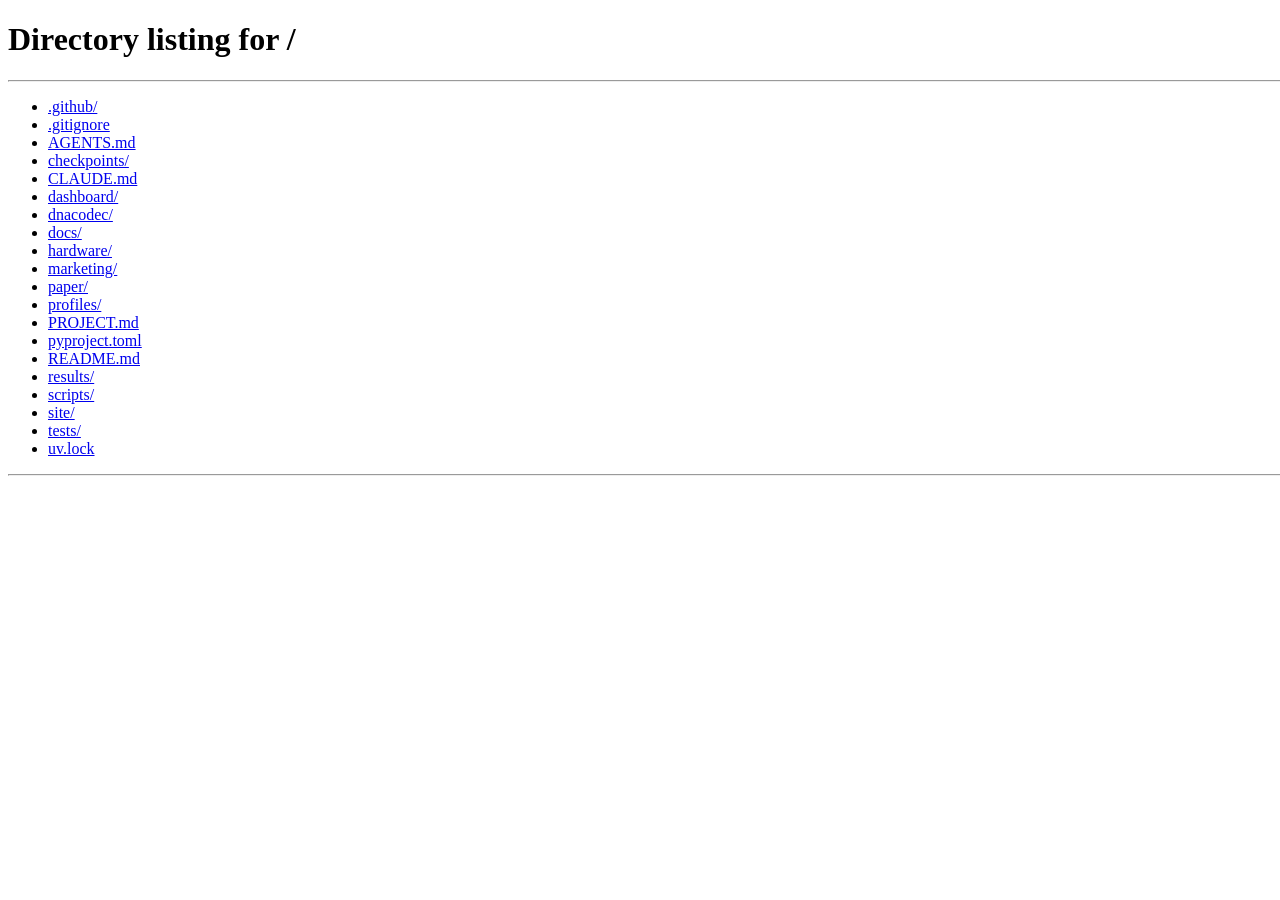
<file: site/_probe.html>
<!doctype html><meta charset="utf-8">
<style>html,body{margin:0}iframe{width:1400px;height:820px;border:0;display:block}</style>
<iframe id="f" src="/"></iframe>
<script>
const f=document.getElementById('f');
f.onload=()=>{setTimeout(()=>{
  const d=f.contentDocument,w=f.contentWindow;
  const sec=d.querySelector('#hero');
  const blocks=[...d.querySelectorAll('#hero .cb')];
  // scroll to 60% through the hero section
  w.scrollTo(0, sec.offsetTop + sec.offsetHeight*0.62);
  setTimeout(()=>{
    const info=blocks.map(b=>b.className+' op='+getComputedStyle(b).opacity+' rect='+JSON.stringify(b.getBoundingClientRect().toJSON())).join('\n');
    d.title='probe';
    document.title=info.slice(0,400);
    const pre=document.createElement('pre');pre.style.cssText='position:fixed;bottom:0;left:0;background:#fff;font:11px monospace;z-index:9;padding:4px';
    pre.textContent=info;document.body.appendChild(pre);
  },900);
},1200)};
</script>
</file>
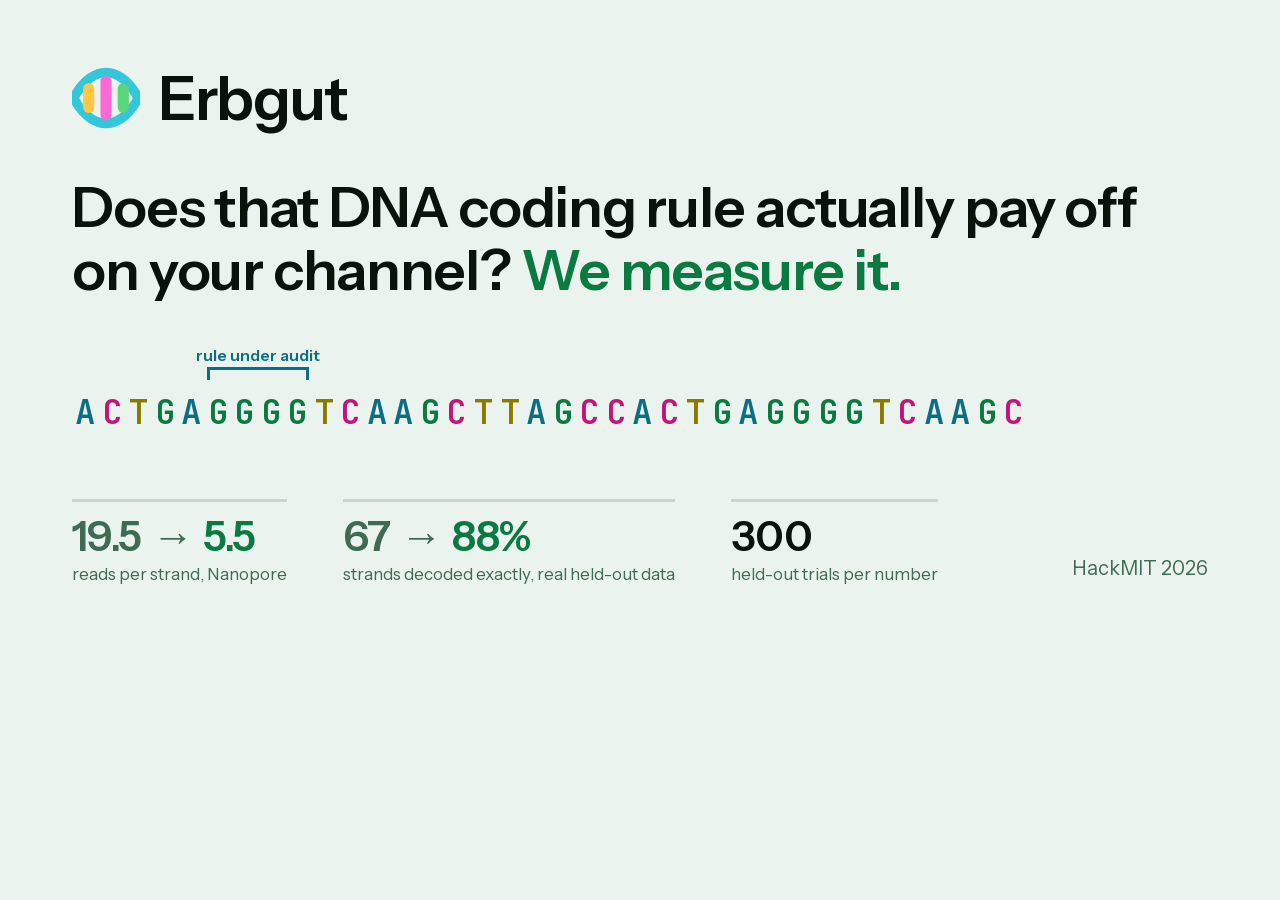
<file: marketing/social/social-preview.html>
<!doctype html>
<html lang="en">
<head>
<meta charset="utf-8">
<title>Erbgut social preview</title>
<!-- Source for social-preview.png. Render at exactly 1280x640:
     "/Applications/Google Chrome.app/Contents/MacOS/Google Chrome" --headless --disable-gpu \
       --hide-scrollbars --window-size=1280,640 \
       --screenshot=marketing/social/social-preview.png marketing/social/social-preview.html
     Fonts are the deck's own woff2 files, so this needs no network. -->
<style>
@font-face {
  font-family: "SA Sans";
  src: url("../deck/fonts/InstrumentSans-latin.woff2") format("woff2");
  font-weight: 400 700;
}
@font-face {
  font-family: "SA Mono";
  src: url("../deck/fonts/JetBrainsMono-latin.woff2") format("woff2");
  font-weight: 400 600;
}
:root {
  --sa-paper: #EAF3ED;
  --sa-ink: #08130B;
  --sa-muted: #3E6B52;
  --sa-rule: #C3D9C9;
  --sa-audit: #0B6E82;
  --sa-cost: #C41477;
  --sa-gain: #0A7A41;
  --sa-tbd: #8A7A00;
  --sans: "SA Sans", "Instrument Sans", Helvetica, Arial, sans-serif;
  --mono: "SA Mono", "JetBrains Mono", Menlo, monospace;
}
* { box-sizing: border-box; }
html, body { margin: 0; width: 1280px; height: 640px; overflow: hidden; }
body {
  background: var(--sa-paper);
  color: var(--sa-ink);
  font-family: var(--sans);
  -webkit-font-smoothing: antialiased;
  padding: 64px 72px 56px;
  display: flex;
  flex-direction: column;
}

.brandrow { display: flex; align-items: center; gap: 18px; }
.brandrow svg { width: 68px; height: 68px; flex: none; }
.wordmark { font-size: 61px; font-weight: 600; letter-spacing: -0.03em; line-height: 1; }

h1 {
  margin: 44px 0 0;
  font-size: 56px;
  font-weight: 600;
  letter-spacing: -0.02em;
  line-height: 1.12;
  max-width: 1130px;
}
h1 em { font-style: normal; color: var(--sa-gain); }

/* the strand specimen, with a dimension bracket over the run the hand rule polices */
.specimen { margin-top: 58px; position: relative; padding-top: 30px; }
.seq { font-family: var(--mono); font-weight: 600; font-size: 34px; letter-spacing: 0; white-space: nowrap; }
.nt { display: inline-block; width: 0.78em; text-align: center; }
.nt-A { color: var(--sa-audit); }
.nt-C { color: var(--sa-cost); }
.nt-G { color: var(--sa-gain); }
.nt-T { color: var(--sa-tbd); }
.dim {
  position: absolute;
  top: 8px;
  height: 13px;
  border: 3px solid var(--sa-audit);
  border-bottom: 0;
}
.dim span {
  position: absolute;
  left: 50%;
  bottom: calc(100% + 7px);
  transform: translateX(-50%);
  font-size: 16px;
  font-weight: 600;
  line-height: 1;
  color: var(--sa-audit);
  white-space: nowrap;
  letter-spacing: 0;
}

.stats { margin-top: auto; display: flex; align-items: flex-end; gap: 56px; }
.stat { border-top: 3px solid var(--sa-rule); padding-top: 12px; }
.stat .n { font-size: 42px; font-weight: 600; letter-spacing: -0.02em; line-height: 1.05; white-space: nowrap; }
.stat .n .was { color: var(--sa-muted); }
.stat .n .arrow { color: var(--sa-muted); font-weight: 400; padding: 0 10px; }
.stat .n .now { color: var(--sa-gain); }
.stat .d { font-size: 17px; color: var(--sa-muted); margin-top: 6px; }
.event { margin-left: auto; font-size: 20px; color: var(--sa-muted); padding-bottom: 4px; }
</style>
</head>
<body>

<div class="brandrow">
  <svg viewBox="0 0 64 64" aria-hidden="true">
    <path d="M1.5 32C11.56 13.04 23.77 8 32 8C40.23 8 52.44 13.04 62.5 32" fill="none" stroke="#32C7DB" stroke-width="9" stroke-linecap="round"/>
    <path d="M1.5 32C11.56 50.96 23.77 56 32 56C40.23 56 52.44 50.96 62.5 32" fill="none" stroke="#32C7DB" stroke-width="9" stroke-linecap="round"/>
    <rect x="10.5" y="18" width="10.5" height="28" rx="5.25" fill="#FEC746"/>
    <rect x="26.75" y="11" width="10.5" height="42" rx="5.25" fill="#FC68D6"/>
    <rect x="43" y="18" width="10.5" height="28" rx="5.25" fill="#5BD67C"/>
  </svg>
  <div class="wordmark">Erbgut</div>
</div>

<h1>Does that DNA coding rule actually pay off on your channel? <em>We measure it.</em></h1>

<div class="specimen">
  <div class="seq" id="seq"></div>
  <div class="dim" id="dim"><span>rule under audit</span></div>
</div>

<div class="stats">
  <div class="stat">
    <div class="n"><span class="was">19.5</span><span class="arrow">&#8594;</span><span class="now">5.5</span></div>
    <div class="d">reads per strand, Nanopore</div>
  </div>
  <div class="stat">
    <div class="n"><span class="was">67</span><span class="arrow">&#8594;</span><span class="now">88%</span></div>
    <div class="d">strands decoded exactly, real held-out data</div>
  </div>
  <div class="stat">
    <div class="n">300</div>
    <div class="d">held-out trials per number</div>
  </div>
  <div class="event">HackMIT 2026</div>
</div>

<script>
// The run of four G is what the best known hand rule polices. The bracket sits over it.
const SEQ = "ACTGAGGGGTCAAGCTTAGCCACTGAGGGGTCAAGC";
const RUN_START = 5, RUN_LEN = 4;
const seq = document.getElementById("seq");
seq.innerHTML = [...SEQ].map((c) => `<span class="nt nt-${c}">${c}</span>`).join("");
const cells = seq.children;
const a = cells[RUN_START].getBoundingClientRect();
const b = cells[RUN_START + RUN_LEN - 1].getBoundingClientRect();
const base = seq.getBoundingClientRect();
const dim = document.getElementById("dim");
dim.style.left = (a.left - base.left + 2) + "px";
dim.style.width = (b.right - a.left - 4) + "px";
</script>

</body>
</html>
</file>
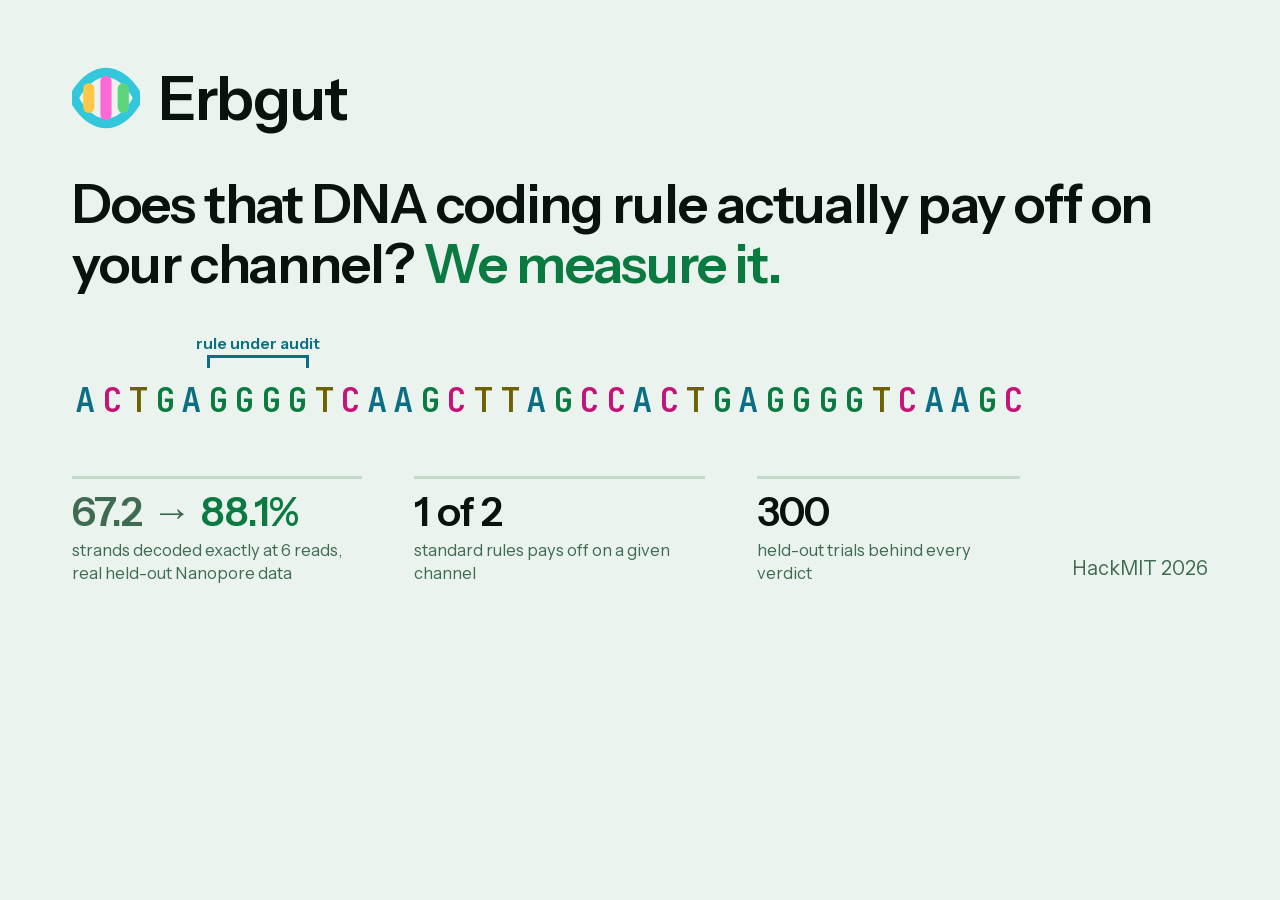
<file: site/assets/og.html>
<!doctype html>
<html lang="en">
<head>
<meta charset="utf-8">
<title>Erbgut social preview, light</title>
<!-- Source for og.png. Light-theme adaptation of marketing/social/social-preview.html,
     same 1280x640 frame. Render with:
     "/Applications/Google Chrome.app/Contents/MacOS/Google Chrome" --headless --disable-gpu \
       --hide-scrollbars --window-size=1280,640 \
       --screenshot=site/assets/og.png site/assets/og.html
     Fonts are the self-hosted woff2 next to this file, so it needs no network. -->
<style>
@font-face {
  font-family: "Erbgut Sans";
  src: url("fonts/InstrumentSans-latin.woff2") format("woff2");
  font-weight: 400 700;
}
@font-face {
  font-family: "Erbgut Mono";
  src: url("fonts/JetBrainsMono-latin.woff2") format("woff2");
  font-weight: 400 600;
}
:root {
  --paper: #EAF3ED;
  --ink: #08130B;
  --muted: #3E6B52;
  --rule: #C3D9C9;
  --audit: #0B6E82;
  --cost: #C41477;
  --gain: #0A7A41;
  --tbd: #6E6200;
  --sans: "Erbgut Sans", "Instrument Sans", Helvetica, Arial, sans-serif;
  --mono: "Erbgut Mono", "JetBrains Mono", Menlo, monospace;
}
* { box-sizing: border-box; }
html, body { margin: 0; width: 1280px; height: 640px; overflow: hidden; }
body {
  background: var(--paper);
  color: var(--ink);
  font-family: var(--sans);
  -webkit-font-smoothing: antialiased;
  padding: 64px 72px 56px;
  display: flex;
  flex-direction: column;
}
.brandrow { display: flex; align-items: center; gap: 18px; }
.brandrow svg { width: 68px; height: 68px; flex: none; }
.wordmark { font-size: 61px; font-weight: 600; letter-spacing: -0.03em; line-height: 1; }

h1 {
  margin: 42px 0 0;
  font-size: 54px;
  font-weight: 600;
  letter-spacing: -0.02em;
  line-height: 1.12;
  max-width: 1130px;
}
h1 em { font-style: normal; color: var(--gain); }

.specimen { margin-top: 52px; position: relative; padding-top: 30px; }
.seq { font-family: var(--mono); font-weight: 600; font-size: 34px; letter-spacing: 0; white-space: nowrap; }
.nt { display: inline-block; width: 0.78em; text-align: center; }
.nt-A { color: var(--audit); }
.nt-C { color: var(--cost); }
.nt-G { color: var(--gain); }
.nt-T { color: var(--tbd); }
.dim { position: absolute; top: 8px; height: 13px; border: 3px solid var(--audit); border-bottom: 0; }
.dim span {
  position: absolute; left: 50%; bottom: calc(100% + 7px);
  transform: translateX(-50%);
  font-size: 16px; font-weight: 600; line-height: 1;
  color: var(--audit); white-space: nowrap; letter-spacing: 0;
}

.stats { margin-top: auto; display: flex; align-items: flex-end; gap: 52px; }
.stat { border-top: 3px solid var(--rule); padding-top: 12px; }
.stat .n { font-size: 40px; font-weight: 600; letter-spacing: -0.02em; line-height: 1.05; white-space: nowrap; }
.stat .n .was { color: var(--muted); }
.stat .n .arrow { color: var(--muted); font-weight: 400; padding: 0 10px; }
.stat .n .now { color: var(--gain); }
.stat .d { font-size: 16.5px; color: var(--muted); margin-top: 6px; max-width: 300px; line-height: 1.35; }
.event { margin-left: auto; font-size: 20px; color: var(--muted); padding-bottom: 4px; white-space: nowrap; }
</style>
</head>
<body>

<div class="brandrow">
  <svg viewBox="0 0 64 64" aria-hidden="true">
    <path d="M1.5 32C11.56 13.04 23.77 8 32 8C40.23 8 52.44 13.04 62.5 32" fill="none" stroke="#32C7DB" stroke-width="9" stroke-linecap="round"/>
    <path d="M1.5 32C11.56 50.96 23.77 56 32 56C40.23 56 52.44 50.96 62.5 32" fill="none" stroke="#32C7DB" stroke-width="9" stroke-linecap="round"/>
    <rect x="10.5" y="18" width="10.5" height="28" rx="5.25" fill="#FEC746"/>
    <rect x="26.75" y="11" width="10.5" height="42" rx="5.25" fill="#FC68D6"/>
    <rect x="43" y="18" width="10.5" height="28" rx="5.25" fill="#5BD67C"/>
  </svg>
  <div class="wordmark">Erbgut</div>
</div>

<h1>Does that DNA coding rule actually pay off on your channel? <em>We measure it.</em></h1>

<div class="specimen">
  <div class="seq" id="seq"></div>
  <div class="dim" id="dim"><span>rule under audit</span></div>
</div>

<div class="stats">
  <div class="stat">
    <div class="n"><span class="was">67.2</span><span class="arrow">&#8594;</span><span class="now">88.1%</span></div>
    <div class="d">strands decoded exactly at 6 reads, real held-out Nanopore data</div>
  </div>
  <div class="stat">
    <div class="n">1 of 2</div>
    <div class="d">standard rules pays off on a given channel</div>
  </div>
  <div class="stat">
    <div class="n">300</div>
    <div class="d">held-out trials behind every verdict</div>
  </div>
  <div class="event">HackMIT 2026</div>
</div>

<script>
// The run of four G is what the best known hand rule polices. The bracket sits over it.
const SEQ = "ACTGAGGGGTCAAGCTTAGCCACTGAGGGGTCAAGC";
const RUN_START = 5, RUN_LEN = 4;
const seq = document.getElementById("seq");
seq.innerHTML = [...SEQ].map((c) => `<span class="nt nt-${c}">${c}</span>`).join("");
const cells = seq.children;
const a = cells[RUN_START].getBoundingClientRect();
const b = cells[RUN_START + RUN_LEN - 1].getBoundingClientRect();
const base = seq.getBoundingClientRect();
const dim = document.getElementById("dim");
dim.style.left = (a.left - base.left + 2) + "px";
dim.style.width = (b.right - a.left - 4) + "px";
</script>

</body>
</html>
</file>
<file: site/styles.css>
/* Erbgut scrollytelling landing page. Light, premium.
   Tokens: marketing/BRAND.md section 9, light column, with the darker text step
   for every accent that carries normal-size text, so all of it clears WCAG AA.
   Measured pairs are listed at the bottom of this file.

   Two layouts live here on purpose:
     - no JS (or scrolly.js failed): a plain, legible, top-to-bottom story.
     - html.js: pinned stages, copy blocks stacked and cross-faded by scrolly.js.
   Everything the shell animates is opacity and transform only. */

@font-face {
  font-family: "Erbgut Sans";
  src: url("assets/fonts/InstrumentSans-latin.woff2") format("woff2");
  font-weight: 400 700;
  font-style: normal;
  font-display: swap;
}
@font-face {
  font-family: "Erbgut Mono";
  src: url("assets/fonts/JetBrainsMono-latin.woff2") format("woff2");
  font-weight: 400 600;
  font-style: normal;
  font-display: swap;
}

:root {
  --paper: #eaf3ed;
  --surface: #ffffff;
  --surface-2: #dcede1;
  --ink: #08130b;
  --muted: #3e6b52;
  --rule: #c3d9c9;
  --rule-strong: #638f7c;   /* dots and other small controls: 3.2 : 1 on paper */

  --audit: #0b6e82;
  --cost: #c41477;
  --gain: #0a7a41;
  --tbd-ink: #6e6200;
  --tbd-bg: #eaf5da;
  --tbd-line: #a9b81c;

  --sans: "Instrument Sans", "Erbgut Sans", "Helvetica Neue", Arial, sans-serif;
  --mono: "JetBrains Mono", "Erbgut Mono", ui-monospace, Menlo, Consolas, monospace;

  --gut: 20px;
  --hdr: 60px;
  /* one shared page edge, so the header, the copy and the art all line up.
     Widened where the scene dots appear, so the art never runs under them. */
  --edge: max(var(--gut), calc((100% - 1460px) / 2));
  --tscale: 1;          /* scroll length multiplier, cut for reduced motion */

  color-scheme: light;
}

@media (prefers-reduced-motion: reduce) {
  :root { --tscale: .34; }
  * { animation-duration: .001ms !important; transition-duration: .001ms !important; }
  html { scroll-behavior: auto; }
}

*, *::before, *::after { box-sizing: border-box; }

html {
  -webkit-text-size-adjust: 100%;
  scroll-behavior: smooth;
}

body {
  margin: 0;
  color: var(--ink);
  background: var(--paper);
  font-family: var(--sans);
  font-size: 18px;
  line-height: 1.55;
  -webkit-font-smoothing: antialiased;
  text-rendering: optimizeLegibility;
}

/* The page wash. A fixed decorative layer rather than a fixed background image:
   it gets its own compositor layer and never repaints while scrolling. */
body::before {
  content: "";
  position: fixed;
  inset: 0;
  z-index: -1;
  pointer-events: none;
  background:
    radial-gradient(120% 55% at 50% -12%, #ffffff 0%, rgba(255, 255, 255, 0) 62%),
    radial-gradient(85% 48% at 92% 104%, rgba(11, 110, 130, .06) 0%, rgba(11, 110, 130, 0) 72%);
}

/* ── type ─────────────────────────────────────────────────────────────── */

h1 { margin: 0; font-weight: 600; }

p { margin: 0; }

.line {
  font-size: clamp(25px, 3.1vw, 39px);
  line-height: 1.16;
  letter-spacing: -.022em;
  font-weight: 600;
  text-wrap: balance;
  max-width: 19ch;
}
.line--xl {
  font-size: clamp(31px, 5.3vw, 62px);
  letter-spacing: -.032em;
  line-height: 1.06;
  max-width: 16ch;
}
.line--sm {
  font-size: clamp(19px, 2.1vw, 26px);
  font-weight: 500;
  letter-spacing: -.012em;
  line-height: 1.32;
  max-width: 26ch;
}
.line--soft { color: var(--muted); font-weight: 500; }
.line + .line { margin-top: .5em; }

.hl-cost { color: var(--cost); }
.hl-audit { color: var(--audit); }

.num {
  font-family: var(--mono);
  font-weight: 600;
  font-size: clamp(46px, 7.4vw, 92px);
  line-height: .96;
  letter-spacing: -.045em;
  font-variant-numeric: tabular-nums;
  margin-bottom: .16em;
}
.num--audit { color: var(--audit); }
.num--gain  { color: var(--gain); }

.cap {
  font-size: clamp(14px, 1.1vw, 15.5px);
  line-height: 1.5;
  color: var(--muted);
  max-width: 34ch;
  margin-top: .85em;
}

.idx {
  font-family: var(--mono);
  font-size: 13px;
  letter-spacing: .12em;
  color: var(--muted);
  margin-bottom: 1.15em;
}
.idx::after {
  content: "";
  display: inline-block;
  width: 30px;
  height: 1px;
  background: var(--rule);
  vertical-align: middle;
  margin-left: 12px;
}

/* ── skip link, header, progress ──────────────────────────────────────── */

.skip {
  position: absolute;
  left: 0;
  top: 0;
  transform: translateY(-140%);   /* never offset sideways: no stray scrollWidth */
  z-index: 60;
  background: var(--surface);
  color: var(--ink);
  padding: 12px 18px;
  border-radius: 0 0 10px 0;
}
.skip:focus { transform: none; }

.top {
  position: fixed;
  inset: 0 0 auto 0;
  z-index: 40;
  height: var(--hdr);
  display: flex;
  align-items: center;
  justify-content: space-between;
  gap: 16px;
  padding-inline: var(--edge);
  background: rgba(234, 243, 237, .82);
  backdrop-filter: saturate(150%) blur(12px);
  -webkit-backdrop-filter: saturate(150%) blur(12px);
}
.brand {
  display: inline-flex;
  align-items: center;
  gap: 10px;
  color: var(--ink);
  text-decoration: none;
  font-weight: 600;
  letter-spacing: -.03em;
  font-size: 19px;
}
.brand img { display: block; }  /* the mark has no tile to round off */
.top nav { display: flex; gap: 22px; }
.top nav a {
  color: var(--muted);
  text-decoration: none;
  font-size: 15px;
  font-weight: 500;
}
.top nav a:hover, .top nav a:focus-visible { color: var(--audit); }

.bar {
  position: absolute;
  left: 0; right: 0; bottom: 0;
  height: 2px;
  background: var(--rule);
}
.bar i {
  display: block;
  height: 100%;
  background: var(--audit);
  transform: scaleX(0);
  transform-origin: 0 50%;
}

/* ── scene index dots ─────────────────────────────────────────────────── */

.dots {
  position: fixed;
  z-index: 35;
  right: 22px;
  top: 50%;
  transform: translateY(-50%);
  display: none;
  flex-direction: column;
  gap: 13px;
}
.dots a {
  display: block;
  padding: 3px;
  line-height: 0;
}
.dots i {
  display: block;
  width: 7px;
  height: 7px;
  border-radius: 50%;
  background: var(--rule-strong);
  transition: background .3s ease, transform .3s ease;
}
.dots a:hover i { background: var(--muted); }
.dots a.is-on i { background: var(--audit); transform: scale(1.45); }
@media (min-width: 1100px) {
  .dots { display: flex; }
  :root { --edge: max(58px, calc((100% - 1420px) / 2)); }
}

/* ── the no-JS story (also the base every .js rule builds on) ─────────── */

.scene {
  position: relative;
  padding: 72px 0 8px;
}
.scene:first-child { padding-top: calc(var(--hdr) + 56px); }
.stage {
  display: grid;
  gap: 28px;
  padding-inline: var(--edge);
}
.art { display: none; }
.cb + .cb { margin-top: 40px; }
html:not(.js) .cb + .cb .idx { display: none; }   /* one scene number per scene */
.copy--flow .stats { display: grid; gap: 40px; margin-top: 8px; }

/* ── the scrolly layout ───────────────────────────────────────────────── */

html.js .scene {
  height: calc((1 + var(--travel, 1) * var(--tscale)) * 100vh);   /* fallback */
  height: calc((1 + var(--travel, 1) * var(--tscale)) * 100svh);
  padding: 0;
}
html.js .stage {
  position: sticky;
  top: 0;
  height: 100vh;                                                  /* fallback */
  height: 100svh;
  overflow: hidden;
  grid-template-rows: minmax(0, 1fr) auto;
  align-content: stretch;
  padding-block: calc(var(--hdr) + 14px) 34px;
}
html.js .art {
  display: block;
  position: relative;
  min-height: 0;
  border-radius: 22px;
  background: var(--surface);
  border: 1px solid var(--rule);
  box-shadow:
    0 1px 2px rgba(8, 19, 11, .04),
    0 30px 70px -40px rgba(8, 19, 11, .45);
  overflow: hidden;
}
html.js .copy {
  position: relative;
  min-height: clamp(210px, 37svh, 330px);
  pointer-events: none;
}
html.js .copy > .cb {
  position: absolute;
  inset: 0;
  display: flex;
  flex-direction: column;
  justify-content: center;
  opacity: 0;
  margin: 0;
}
html.js [data-at] {
  opacity: 0;
  transform: translate3d(0, var(--sy, 0px), 0);
}
html.js .cue[data-at] { transform: translate3d(-50%, var(--sy, 0px), 0); }
html.js .cb a, html.js .cb button { pointer-events: auto; }

/* centred scenes: the art fills the stage, the copy floats over it */
html.js .scene--center .stage { grid-template-rows: minmax(0, 1fr); padding-block: 0; }
html.js .scene--center .art,
html.js .scene--center .copy {
  grid-area: 1 / 1;
  min-height: 0;
  background: none;
  border: 0;
  box-shadow: none;
  border-radius: 0;
}
html.js .scene--center .copy {
  padding: calc(var(--hdr) + 20px) 0 60px;
  align-items: flex-start;
}
html.js .scene--center .copy::before {
  content: "";
  position: absolute;
  inset: -10% -20%;
  background: radial-gradient(58% 46% at 42% 50%, var(--paper) 0%, rgba(234, 243, 237, .88) 46%, rgba(234, 243, 237, 0) 78%);
  pointer-events: none;
}
/* the receipts run the full width, so their wash does too */
html.js .scene--center .copy--flow::before {
  background: radial-gradient(82% 52% at 50% 50%, var(--paper) 0%, rgba(234, 243, 237, .92) 52%, rgba(234, 243, 237, 0) 88%);
}
/* only the in-flow receipts need lifting above the wash; the stacked .cb blocks
   are already absolutely positioned and paint after it in tree order. */
html.js .scene--center .copy--flow > * { position: relative; }

@media (min-width: 900px) {
  html.js .stage {
    grid-template-columns: minmax(290px, 33%) minmax(0, 1fr);
    grid-template-rows: minmax(0, 1fr);
    gap: 56px;
    align-items: center;
    padding-block: calc(var(--hdr) + 26px) 46px;
  }
  html.js .copy  { grid-column: 1; grid-row: 1; min-height: 0; }
  html.js .art   { grid-column: 2; grid-row: 1; height: 100%; }
  html.js .scene--center .copy,
  html.js .scene--center .art { grid-column: 1 / -1; grid-row: 1; }
}

/* ── proof: three receipts, in flow, each fading in on its own ─────────── */

html.js .copy--flow {
  display: flex;
  flex-direction: column;
  justify-content: center;
  padding-block: calc(var(--hdr) + 24px) 60px;
}
.idx--flow { margin-bottom: 26px; }
.stats { display: grid; gap: 34px; }
.stat .num { margin-bottom: .1em; }
.stat-b {
  font-size: clamp(17px, 1.6vw, 20px);
  font-weight: 600;
  letter-spacing: -.015em;
}
.stat .cap { margin-top: .35em; max-width: 30ch; }
@media (min-width: 820px) {
  .stats { grid-template-columns: repeat(3, minmax(0, 1fr)); gap: 42px; align-items: start; }
}

/* ── hero scroll cue ──────────────────────────────────────────────────── */

.cue {
  position: absolute;
  left: 50%;
  bottom: 30px;
  transform: translateX(-50%);
  display: inline-flex;
  flex-direction: column;
  align-items: center;
  gap: 6px;
  color: var(--muted);
  text-decoration: none;
  font-size: 13px;
  letter-spacing: .09em;
}
.cue svg { width: 17px; height: 17px; animation: nudge 2.4s ease-in-out infinite; }
@keyframes nudge {
  0%, 100% { transform: translateY(0); opacity: .55; }
  50%      { transform: translateY(5px); opacity: 1; }
}
html.js .cue { bottom: 26px; }
html:not(.js) .cue { display: none; }

/* ── close ────────────────────────────────────────────────────────────── */

.wordmark {
  /* the full lockup is nearly square (434x380), so it is sized by height here
     rather than by width, or it swallows the close scene */
  display: block;
  width: min(232px, 60vw);
  height: auto;
  margin-bottom: 26px;
}
.asks {
  display: flex;
  flex-wrap: wrap;
  align-items: center;
  gap: 8px 14px;
  font-size: clamp(17px, 1.7vw, 21px);
  font-weight: 500;
}
.asks a {
  color: var(--audit);
  text-decoration-thickness: 1.5px;
  text-underline-offset: 4px;
}
.asks a:hover { text-decoration-thickness: 2.5px; }
.sep { color: var(--rule); }
.tbd {
  font-family: var(--mono);
  font-size: .82em;
  color: var(--tbd-ink);
  background: var(--tbd-bg);
  border: 1px dashed var(--tbd-line);
  border-radius: 7px;
  padding: 3px 9px;
}
.credit {
  margin-top: 40px;
  font-size: 13.5px;
  line-height: 1.5;
  color: var(--muted);
  max-width: 54ch;
}
/* The close scene draws the lockup and the links itself, so the copy layer keeps only the
   dataset credit. Centre it under the composition rather than leaving it against the edge,
   and push it to the foot of the stage so it does not sit across the artwork. */
html.js .scene--close .copy > .cb {
  justify-content: flex-end;
  align-items: center;
  padding-bottom: clamp(20px, 5vh, 56px);
}
html.js .scene--close .credit { margin-top: 0; text-align: center; }

/* ── focus ────────────────────────────────────────────────────────────── */

:focus-visible {
  outline: 2.5px solid var(--audit);
  outline-offset: 3px;
  border-radius: 4px;
}

/* ── small screens ────────────────────────────────────────────────────── */

@media (max-width: 899px) {
  :root { --gut: 18px; --hdr: 56px; }
  html.js .scene--center .copy { padding-bottom: 96px; }
  .line { max-width: 24ch; }
  .cap { max-width: 42ch; }
}

@media (max-width: 420px) {
  body { font-size: 17px; }
  .num { font-size: clamp(42px, 13vw, 56px); }
  html.js .copy { min-height: 40svh; }
}

/* ── measured contrast of every text pair shipped here (WCAG 2.x) ───────
   ink    #08130b on paper #eaf3ed   16.73 : 1
   muted  #3e6b52 on paper            5.41 : 1
   audit  #0b6e82 on paper            5.20 : 1
   gain   #0a7a41 on paper            4.79 : 1
   cost   #c41477 on paper            4.99 : 1
   tbd    #6e6200 on tbd-bg #eaf5da   5.45 : 1
   ink on surface #ffffff            18.95 : 1
   muted on surface                   6.12 : 1
   All of the above pass AA at normal size. Non-text: an inactive scene dot
   (--rule-strong) is 3.22 : 1 on paper, hairlines (--rule) are decoration.
   Verdict colours are never used alone: cost and audit only tint a phrase that
   already says what it means, and the placeholder is dashed as well as yellow. */

/* Beat 9 is drawn twice: the proof scene counts the three receipts up, and the
   copy block below repeats them as static HTML. The copy block is the no-JS
   fallback, so it is hidden once the scene is running, the same way the close
   scene's duplicates are. Flip this one rule if the receipts should be HTML
   instead, and delete the counters in site/scenes/proof.js with it. */
html.js .copy--flow .stats { display: none; }
/* and with the receipts gone the wash has nothing left to lift, so it only
   dissolved the scene's own numbers. The scene number below it reads on paper. */
html.js .scene--center .copy--flow::before { display: none; }

/* The close scene draws its own mark, wordmark and links. The copy block below is the
   no-JS fallback, so it is hidden once the scene is running; the dataset credit is not
   drawn by the scene and stays. */
html.js .scene--close .copy .wordmark,
html.js .scene--close .copy .asks { display: none; }

/* Two things the close scene needs from the copy layer, and nothing else.
   1. No paper wash. The wash exists to lift copy off busy art, but here the only
      copy left is one credit line, and the wash's hot centre landed exactly on
      the scene's wordmark and dissolved it.
   2. The credit is a footnote under the composition, not a second column: it
      goes to the bottom of the stage, centred, instead of floating at the left
      edge halfway up. */
html.js .scene--close .copy::before { display: none; }
html.js .scene--close .copy { align-self: stretch; }
html.js .scene--close .copy > .cb {
  justify-content: flex-end;
  padding-bottom: clamp(24px, 5vh, 64px);
}
html.js .scene--close .credit {
  margin: 0 auto;
  max-width: 62ch;
  text-align: center;
}

/* The hero's second block: a short plain-language explainer that appears once the
   headline has cleared, for a reader who has no idea what DNA storage is. */
/* Sits at the foot of the hero stage, centred, so the helix keeps the upper frame. */
html.js .copy > .cb--intro { justify-content: flex-end; padding-bottom: clamp(24px, 6vh, 72px); }
.cb--intro { max-width: 46rem; margin-inline: auto; text-align: center; }
.cb--intro .intro {
  font-size: clamp(1.05rem, 1.6vw, 1.35rem); line-height: 1.55;
  color: var(--muted); margin: 0 0 1rem;
}
.cb--intro .intro--lead { color: var(--ink); font-weight: 500; margin-bottom: 0; }
@media (max-width: 720px) { .cb--intro { text-align: left; } }
</file>
<file: marketing/deck/deck.css>
/* Erbgut pitch deck. Plain CSS, no build step.
   Stage is 1920 x 1080 logical pixels, scaled to fit the window by deck.js. */

@font-face {
  font-family: "SA Sans";
  src: url("fonts/InstrumentSans-latin.woff2") format("woff2");
  font-weight: 400 700;
  font-display: swap;
}
@font-face {
  font-family: "SA Mono";
  src: url("fonts/JetBrainsMono-latin.woff2") format("woff2");
  font-weight: 400 600;
  font-display: swap;
}

/* ---------------------------------------------------------------- tokens */

:root {
  /* Light is the only theme. The four brand accents keep their meaning (Audit cyan, Cost
     magenta, Gain green, To be measured yellow); these are BRAND.md's darker text steps of
     them, which is what clears AA on paper. --sa-tbd-fill stays the bright yellow, because a
     fill behind dark text does not need the contrast the text does. */
  --sa-paper: #EAF3ED;
  --sa-surface: #FFFFFF;
  --sa-surface-2: #DCEDE1;
  --sa-ink: #08130B;
  --sa-muted: #3E6B52;
  --sa-rule: #C3D9C9;
  --sa-audit: #10A6C4;
  --sa-cost: #C41477;
  --sa-gain: #0E9C55;
  --sa-tbd: #8A7A00;
  --sa-tbd-fill: #FFE13D;
  --sa-tbd-bg: #EAF5DA;
  --sa-tbd-line: #A9B81C;
  --on-accent: #FFFFFF;
  --tint-audit: rgba(16, 166, 196, 0.12);
  --tint-cost: rgba(196, 20, 119, 0.10);
  --tint-gain: rgba(14, 156, 85, 0.12);
  --tint-ink: rgba(8, 19, 11, 0.05);
  --shadow: 0 24px 50px rgba(19, 27, 32, 0.12);
  /* logo mark (marketing/logo/erbgut-mark-small.svg) */
  --mark-helix: #32C7DB;
  --mark-a: #FEC746;
  --mark-c: #FC68D6;
  --mark-g: #5BD67C;
  color-scheme: light;
}

:root {
  /* the four bases carry the four brand accents: Audit, Cost, Gain, To be measured */
  --nt-A: var(--sa-audit);
  --nt-C: var(--sa-cost);
  --nt-G: var(--sa-gain);
  --nt-T: var(--sa-tbd);
  --sans: "SA Sans", "Instrument Sans", "Helvetica Neue", "Segoe UI", Arial, sans-serif;
  --mono: "SA Mono", "JetBrains Mono", "SF Mono", Menlo, Consolas, ui-monospace, monospace;
  --ease-out: cubic-bezier(0.22, 1, 0.36, 1);
  --ease-back: cubic-bezier(0.34, 1.56, 0.64, 1);
  --t-med: 0.6s;
}

/* ---------------------------------------------------------------- page and stage */

*, *::before, *::after { box-sizing: border-box; }

html, body {
  margin: 0;
  height: 100%;
  background: var(--sa-paper);
  color: var(--sa-ink);
  font-family: var(--sans);
  overflow: hidden;
  -webkit-font-smoothing: antialiased;
  text-rendering: optimizeLegibility;
}

.viewport {
  position: fixed;
  inset: 0;
  overflow: hidden;
  background: var(--sa-paper);
}

.stage {
  position: absolute;
  left: 0;
  top: 0;
  width: 1920px;
  height: 1080px;
  transform-origin: 0 0;
  background: var(--sa-paper);
  overflow: hidden;
}

.slide {
  position: absolute;
  inset: 0;
  padding: 88px 120px 0;
  opacity: 0;
  visibility: hidden;
  transform: translateX(48px);
  transition: opacity 0.5s var(--ease-out), transform 0.7s var(--ease-out), visibility 0s linear 0.5s;
  background: var(--sa-paper);
}
.slide.past { transform: translateX(-48px); }
.slide.present {
  opacity: 1;
  visibility: visible;
  transform: none;
  transition: opacity 0.5s var(--ease-out), transform 0.7s var(--ease-out), visibility 0s;
  z-index: 2;
}

/* all transitions off for one frame when jumping (reload, hash, overview, presenter sync) */
html.instant *, html.instant *::before, html.instant *::after {
  transition: none !important;
}

/* ---------------------------------------------------------------- typography */

.kicker {
  display: none;
}
.kicker .tag {
  font-size: 22px;
  font-weight: 600;
  color: var(--sa-muted);
  border: 2px solid var(--sa-rule);
  border-radius: 999px;
  padding: 2px 14px;
}
h1, h2 {
  margin: 0;
  font-weight: 600;
  letter-spacing: -0.02em;
  line-height: 1.08;
}
h2.title { font-size: 72px; max-width: 1600px; }
h2.title.sm { font-size: 60px; }
.lede {
  font-size: 32px;
  line-height: 1.4;
  color: var(--sa-muted);
  margin: 22px 0 0;
  max-width: 1500px;
}
.muted { color: var(--sa-muted); }
.mono { font-family: var(--mono); }
.audit { color: var(--sa-audit); }
.gain { color: var(--sa-gain); }
.cost { color: var(--sa-cost); }
b, strong { font-weight: 600; }

/* speaker notes live in the slide markup and are shown only in the presenter view */
.slide aside.notes { display: none; }

/* ---------------------------------------------------------------- slide chrome */

.foot {
  position: absolute;
  left: 120px;
  right: 120px;
  bottom: 34px;
  display: flex;
  align-items: center;
  gap: 16px;
  font-size: 22px;
  color: var(--sa-muted);
  pointer-events: none;
}
.foot .mark { width: 34px; height: 34px; }
.foot .num { margin-left: auto; font-family: var(--mono); font-size: 20px; }
.slide.no-foot .foot { display: none; }

.progress {
  position: fixed;
  left: 0;
  bottom: 0;
  height: 4px;
  width: 100%;
  transform-origin: 0 0;
  transform: scaleX(0);
  background: var(--sa-audit);
  opacity: 0.55;
  transition: transform 0.5s var(--ease-out);
  z-index: 20;
}

.sample-badge {
  position: absolute;
  top: 30px;
  right: 36px;
  z-index: 30;
  font-family: var(--mono);
  font-weight: 600;
  font-size: 22px;
  letter-spacing: 0.04em;
  color: #08130B;
  background: var(--sa-tbd-fill);
  border-radius: 10px;
  padding: 8px 16px;
  box-shadow: 0 0 0 4px var(--sa-paper), 0 0 0 7px var(--sa-tbd-line);
  display: none;
}
html.sample .sample-badge { display: block; }

.load-error {
  position: absolute;
  left: 36px;
  top: 30px;
  z-index: 30;
  font-size: 22px;
  font-weight: 600;
  color: #fff;
  background: #C41477;
  border-radius: 10px;
  padding: 8px 16px;
  display: none;
}
html.results-broken .load-error { display: block; }

/* ---------------------------------------------------------------- building blocks */

.mark .strand { stroke: var(--mark-helix); }
.mark .b1 { fill: var(--mark-a); }
.mark .b2 { fill: var(--mark-c); }
.mark .b3 { fill: var(--mark-g); }

/* nucleotides */
.seq {
  font-family: var(--mono);
  font-weight: 600;
  white-space: nowrap;
  display: inline-flex;
  align-items: flex-end;
  letter-spacing: 0;
}
.nt { display: inline-block; text-align: center; width: 0.72em; }
.nt-A { color: var(--nt-A); }
.nt-C { color: var(--nt-C); }
.nt-G { color: var(--nt-G); }
.nt-T { color: var(--nt-T); }
.strandline {
  position: relative;
  padding-bottom: 12px;
}
.strandline::after {
  content: "";
  position: absolute;
  left: 0;
  right: 0;
  bottom: 0;
  height: 4px;
  border-radius: 2px;
  background: var(--sa-ink);
  opacity: 0.85;
}

.card {
  background: var(--sa-surface);
  border: 2px solid var(--sa-rule);
  border-radius: 24px;
}

.pill {
  display: inline-flex;
  align-items: center;
  gap: 10px;
  border-radius: 999px;
  padding: 6px 18px;
  font-size: 24px;
  font-weight: 600;
  border: 2px solid var(--sa-rule);
  color: var(--sa-muted);
  background: var(--sa-surface);
}

/* step badges (1, 2, 3 ...) */
.stepno {
  display: inline-grid;
  place-items: center;
  width: 40px;
  height: 40px;
  border-radius: 50%;
  background: var(--sa-audit);
  color: var(--on-accent);
  font-family: var(--mono);
  font-weight: 600;
  font-size: 22px;
  flex: none;
}

/* verdict badges: always a word plus an icon, never color alone */
.verdict {
  display: inline-flex;
  align-items: center;
  gap: 12px;
  font-size: 30px;
  font-weight: 600;
  border-radius: 999px;
  padding: 8px 22px 8px 12px;
  border: 2px solid currentColor;
  white-space: nowrap;
}
.verdict svg { width: 34px; height: 34px; flex: none; }
.verdict.v-pays { color: var(--sa-gain); background: var(--tint-gain); }
.verdict.v-none { color: var(--sa-muted); background: var(--tint-ink); }
.verdict.v-harm { color: var(--sa-cost); background: var(--tint-cost); }
.verdict.v-tuned { color: var(--sa-audit); background: var(--tint-audit); }
.verdict.v-fine { color: var(--sa-gain); background: var(--tint-gain); }
.verdict.v-pending { color: var(--sa-tbd); background: var(--sa-tbd-bg); border-style: dashed; }

/* result placeholders: amber, dashed, never styled like a number */
.ph {
  display: inline-block;
  font-family: var(--sans);
  font-weight: 600;
  font-size: 0.8em;
  line-height: 1.3;
  color: var(--sa-tbd);
  background: var(--sa-tbd-bg);
  border: 2px dashed var(--sa-tbd-line);
  border-radius: 10px;
  padding: 2px 12px;
  white-space: normal;
  letter-spacing: 0;
  vertical-align: baseline;
}
.ph.block { display: block; padding: 14px 20px; font-size: 26px; text-align: center; }
.val { font-family: var(--mono); font-weight: 600; }

.pending-box {
  position: absolute;
  display: grid;
  place-items: center;
  text-align: center;
  color: var(--sa-tbd);
  background: color-mix(in srgb, var(--sa-tbd-bg) 88%, transparent);
  border: 3px dashed var(--sa-tbd-line);
  border-radius: 18px;
  font-size: 28px;
  font-weight: 600;
  padding: 18px 26px;
  line-height: 1.3;
}
.pending-box small { display: block; font-size: 22px; font-weight: 500; opacity: 0.85; margin-top: 6px; }

/* fragments: generic fade up */
.frag {
  opacity: 0;
  transform: translateY(18px);
  transition: opacity 0.55s var(--ease-out), transform 0.7s var(--ease-out);
}
.frag.on { opacity: 1; transform: none; }
.frag.fade { transform: none; }
.frag.pop { transform: scale(0.85); transition-timing-function: var(--ease-out), var(--ease-back); }
.frag.pop.on { transform: none; }

/* entrance animation when a slide becomes present */
@keyframes enterUp { from { opacity: 0; transform: translateY(26px); } to { opacity: 1; transform: none; } }
.slide.present .enter { animation: enterUp 0.8s var(--ease-out) both; animation-delay: calc(var(--d, 0) * 1s); }

/* ---------------------------------------------------------------- slide 1: title */

#s-title { padding: 0; }
#s-title .hero {
  position: absolute;
  left: 150px;
  top: 400px;
  right: 150px;
}
#s-title .brandrow { display: flex; align-items: center; gap: 44px; }
#s-title .brandrow .lockup { width: auto; height: 340px; flex: none; }
/* the wordmark is inside the artwork, so the heading is there for screen readers only */
.vh { position: absolute; width: 1px; height: 1px; overflow: hidden; clip-path: inset(50%); white-space: nowrap; }
#s-title .brandrow .mark { width: 196px; height: 196px; flex: none; }
/* the lettered lens is wider than it is tall, so it keeps its own ratio */
#s-title .brandrow .mark--full { width: 250px; height: 196px; }
#s-title .wordmark { font-size: 176px; font-weight: 600; letter-spacing: -0.03em; line-height: 1; }
#s-title .tagline {
  margin: 58px 0 0;
  font-size: 94px;
  font-weight: 600;
  letter-spacing: -0.02em;
  line-height: 1.05;
}
#s-title .tagline span { color: var(--sa-audit); }
#s-title .oneliner {
  margin: 34px 0 0;
  font-size: 38px;
  line-height: 1.38;
  color: var(--sa-muted);
  max-width: 1380px;
}
#s-title .event {
  margin-top: 40px;
  font-size: 28px;
  color: var(--sa-muted);
  display: flex;
  gap: 22px;
  align-items: center;
  flex-wrap: wrap;
}
#s-title .event b { color: var(--sa-ink); }

#s-title .hero-visual {
  position: absolute;
  right: 150px;
  top: 372px;
  width: 620px;
}
#s-title .hv-row { display: flex; align-items: center; }
#s-title .hv-node {
  width: 150px;
  height: 150px;
  flex: none;
  border-radius: 24px;
  background: var(--sa-surface);
  border: 2px solid var(--sa-rule);
  display: flex;
  flex-direction: column;
  align-items: center;
  justify-content: center;
  gap: 10px;
}
#s-title .hv-ico { width: 44px; height: 44px; color: var(--sa-audit); }
#s-title .hv-bits-txt { font-family: var(--mono); font-weight: 600; font-size: 22px; line-height: 1.3; color: var(--sa-tbd); text-align: center; }
#s-title .hv-dna .seq { font-size: 26px; }
#s-title .hv-dna .seq .nt { width: 19px; }
#s-title .hv-lbl { font-size: 17px; color: var(--sa-muted); letter-spacing: 0.02em; }

#s-title .hv-link { width: 85px; flex: none; position: relative; height: 24px; color: var(--sa-rule); }
#s-title .hv-arrow { width: 100%; height: 100%; display: block; }
#s-title .hv-dot {
  position: absolute;
  top: 50%;
  left: 0;
  width: 10px;
  height: 10px;
  margin: -5px 0 0 -5px;
  border-radius: 50%;
  background: var(--sa-gain);
  box-shadow: 0 0 6px rgba(57, 255, 110, 0.55);
}
#s-title .hv-dot1 { animation: hvDot1 10s ease-in-out infinite; }
#s-title .hv-dot2 { animation: hvDot2 10s ease-in-out infinite; opacity: 0; }

#s-title .hv-tag {
  position: absolute;
  left: 50%;
  top: -34px;
  transform: translateX(-50%);
  white-space: nowrap;
  font-size: 17px;
  font-weight: 600;
  padding: 4px 12px;
  border-radius: 999px;
  opacity: 0;
}
#s-title .hv-tag-fwd { background: var(--tint-gain); color: var(--sa-gain); animation: hvTagFwd 10s ease-in-out infinite; }
#s-title .hv-tag-rev { background: var(--tint-audit); color: var(--sa-audit); animation: hvTagRev 10s ease-in-out infinite; }

#s-title .hv-caption { margin: 30px 0 0; font-size: 20px; color: var(--sa-muted); text-align: center; }

@keyframes hvDot1 {
  0%, 4%    { left: 0%; opacity: 1; }
  15%, 74%  { left: 100%; opacity: 1; }
  85%, 100% { left: 0%; opacity: 1; }
}
@keyframes hvDot2 {
  0%, 19%   { left: 0%; opacity: 0; }
  24%       { left: 0%; opacity: 1; }
  40%, 48%  { left: 100%; opacity: 1; }
  68%       { left: 0%; opacity: 1; }
  73%, 100% { left: 0%; opacity: 0; }
}
@keyframes hvTagFwd {
  0%, 19%   { opacity: 0; }
  25%, 36%  { opacity: 1; }
  42%, 100% { opacity: 0; }
}
@keyframes hvTagRev {
  0%, 47%   { opacity: 0; }
  53%, 64%  { opacity: 1; }
  70%, 100% { opacity: 0; }
}

#s-title .ribbon {
  position: absolute;
  left: 0;
  right: 0;
  bottom: 70px;
  height: 120px;
  overflow: hidden;
  -webkit-mask-image: linear-gradient(90deg, transparent, #000 12%, #000 88%, transparent);
  mask-image: linear-gradient(90deg, transparent, #000 12%, #000 88%, transparent);
}
#s-title .ribbon-track {
  position: absolute;
  left: 0;
  bottom: 0;
  display: flex;
  animation: drift 90s linear infinite;
}
#s-title .ribbon .seq { font-size: 46px; opacity: 0.9; }
#s-title .ribbon .seq .nt { width: 44px; }
#s-title .ribbon .chunk { position: relative; padding-bottom: 14px; }
#s-title .ribbon .chunk::after {
  content: ""; position: absolute; left: 0; right: 0; bottom: 0; height: 4px; border-radius: 2px;
  background: var(--sa-ink); opacity: 0.35;
}
#s-title .dimline {
  position: absolute;
  top: -30px;
  height: 22px;
  border-top: 4px solid var(--sa-audit);
}
#s-title .dimline::before, #s-title .dimline::after {
  content: ""; position: absolute; top: -13px; width: 4px; height: 22px; background: var(--sa-audit); border-radius: 2px;
}
#s-title .dimline::before { left: -2px; }
#s-title .dimline::after { right: -2px; }
@keyframes drift { from { transform: translateX(0); } to { transform: translateX(-50%); } }

#s-title .mark .dim { stroke-dasharray: 60; stroke-dashoffset: 60; }
#s-title.present .mark .dim { animation: drawDim 1.1s var(--ease-out) 0.5s forwards; }
@keyframes drawDim { to { stroke-dashoffset: 0; } }
#s-title .mark rect.bar { transform-box: fill-box; transform-origin: 50% 100%; }
#s-title.present .mark rect.bar { animation: barUp 0.7s var(--ease-back) both; }
#s-title.present .mark rect.bar:nth-of-type(3) { animation-delay: 0.08s; }
#s-title.present .mark rect.bar:nth-of-type(4) { animation-delay: 0.16s; }
#s-title.present .mark rect.bar:nth-of-type(5) { animation-delay: 0.24s; }
@keyframes barUp { from { transform: scaleY(0.1); opacity: 0; } to { transform: none; opacity: 1; } }

/* ---------------------------------------------------------------- slide 2: problem */

#s-problem .cols {
  position: absolute;
  left: 120px;
  right: 120px;
  top: 300px;
  display: grid;
  grid-template-columns: 700px 1fr;
  gap: 64px;
}
#s-problem .rulebook { padding: 36px 40px 30px; position: relative; }
#s-problem .rulebook h3 { margin: 0 0 22px; font-size: 30px; font-weight: 600; color: var(--sa-muted); }
#s-problem .rule {
  display: grid;
  grid-template-columns: 150px 1fr;
  align-items: center;
  gap: 24px;
  padding: 20px 0;
  border-top: 2px solid var(--sa-rule);
}
#s-problem .rule .ex { font-family: var(--mono); font-weight: 600; font-size: 30px; text-align: center; }
#s-problem .rule .txt { font-size: 36px; line-height: 1.2; font-weight: 500; }
#s-problem .rule .ex .x { color: var(--sa-cost); font-size: 26px; margin-left: 6px; }
#s-problem .gcbar { display: block; height: 16px; border-radius: 8px; background: color-mix(in srgb, var(--sa-muted) 40%, transparent); position: relative; margin: 0 8px; }
#s-problem .gcbar i { position: absolute; left: 40%; width: 20%; top: 0; bottom: 0; border-radius: 8px; background: var(--sa-ink); opacity: 0.8; }
#s-problem .gcbar-lab { display: block; font-size: 20px; color: var(--sa-muted); margin-top: 6px; font-family: var(--mono); }

#s-problem .channels { display: grid; grid-template-rows: 1fr 1fr; gap: 28px; }
#s-problem .chan { position: relative; padding: 30px 36px; overflow: visible; }
#s-problem .chan h4 { margin: 0; font-size: 44px; font-weight: 600; letter-spacing: -0.01em; }
#s-problem .chan p { margin: 8px 0 18px; font-size: 28px; color: var(--sa-muted); max-width: 470px; }
#s-problem .chan .seq { font-size: 40px; }
#s-problem .chan .seq .nt { width: 30px; }
#s-problem .err-del { display: inline-block; width: 30px; height: 40px; border-bottom: 4px dashed var(--sa-cost); margin: 0 2px; }
#s-problem .err-ins { background: var(--sa-audit); color: var(--on-accent) !important; border-radius: 6px; }
#s-problem .err-sub { background: var(--sa-cost); color: var(--on-accent) !important; border-radius: 6px; }

#s-problem .stamp {
  position: absolute;
  right: 34px;
  top: 50%;
  margin-top: -50px;
  border: 5px solid var(--sa-audit);
  color: var(--sa-audit);
  border-radius: 16px;
  padding: 10px 22px 12px;
  font-weight: 700;
  text-align: center;
  background: color-mix(in srgb, var(--sa-surface) 85%, transparent);
  opacity: 0;
  transform: translate(-80px, -60px) scale(1.7) rotate(-16deg);
  transition: transform 0.5s var(--ease-back), opacity 0.2s linear;
}
#s-problem .stamp .big { display: block; font-size: 30px; letter-spacing: -0.01em; }
#s-problem .stamp .small { display: block; font-size: 19px; font-weight: 600; opacity: 0.9; font-family: var(--mono); margin-top: 2px; }
#s-problem .stamp.on { opacity: 1; transform: rotate(-7deg); }
#s-problem.s2 #chan-nano, #s-problem.s3 #chan-illu { animation: thud 0.5s ease-out 0.3s both; }
@keyframes thud { 0% { transform: none; } 30% { transform: scale(0.985) translateY(4px); } 100% { transform: none; } }

#s-problem .bottom {
  position: absolute;
  left: 120px;
  right: 120px;
  top: 870px;
  font-size: 44px;
  font-weight: 600;
  letter-spacing: -0.01em;
}
#s-problem .bottom .muted { font-weight: 500; }

/* ---------------------------------------------------------------- slide: what erbgut does */

#s-system .tiers {
  position: absolute;
  left: 120px;
  right: 120px;
  top: 300px;
  display: grid;
  grid-template-columns: 1fr 1fr;
  gap: 48px;
}
#s-system .tier { padding: 40px 44px; }
#s-system .tno {
  display: inline-grid;
  place-items: center;
  width: 58px;
  height: 58px;
  border-radius: 50%;
  background: var(--tint-audit);
  color: var(--sa-audit);
  font-family: var(--mono);
  font-weight: 600;
  font-size: 28px;
  margin-bottom: 22px;
}
#s-system .tier h3 { margin: 0 0 14px; font-size: 34px; font-weight: 600; }
#s-system .tier p { margin: 0; font-size: 25px; line-height: 1.42; color: var(--sa-muted); }
#s-system .target {
  position: absolute;
  left: 120px;
  right: 120px;
  top: 660px;
  padding: 30px 40px;
  border: 3px solid var(--sa-audit);
  background: var(--tint-audit);
}
#s-system .target h4 { margin: 0 0 10px; font-size: 27px; font-weight: 600; color: var(--sa-audit); }
#s-system .target p { margin: 0; font-size: 26px; line-height: 1.4; }

/* ---------------------------------------------------------------- slide: what's new */

#s-whatsnew .wn-table {
  position: absolute;
  left: 120px;
  right: 120px;
  top: 336px;
  display: grid;
  grid-template-columns: 1fr 1fr;
  gap: 2px 32px;
}
#s-whatsnew .wn-h {
  font-size: 22px;
  font-weight: 600;
  color: var(--sa-muted);
  padding: 0 30px 14px;
  border-bottom: 2px solid var(--sa-rule);
}
#s-whatsnew .wn-c {
  padding: 20px 30px;
  font-size: 25px;
  line-height: 1.35;
  border-bottom: 2px solid var(--sa-rule);
}
#s-whatsnew .wn-c.old { color: var(--sa-muted); }
#s-whatsnew .wn-c.new { color: var(--sa-ink); font-weight: 500; }
#s-whatsnew .bottom-note {
  position: absolute;
  left: 120px;
  right: 120px;
  top: 862px;
  font-size: 27px;
  font-weight: 600;
  line-height: 1.35;
}
#s-whatsnew .bottom-note .muted { font-weight: 500; }

/* ---------------------------------------------------------------- slide 3: pipeline */

#s-pipeline .canvas {
  position: absolute;
  left: 120px;
  right: 120px;
  top: 284px;
  height: 720px;
  display: grid;
  grid-template-columns: 500px 560px 1fr;
  column-gap: 60px;
}
#s-pipeline .col { position: relative; }
#s-pipeline .colhead {
  font-size: 26px;
  font-weight: 600;
  color: var(--sa-muted);
  padding-bottom: 10px;
  margin-bottom: 20px;
  border-bottom: 2px solid var(--sa-rule);
}
#s-pipeline .step { margin-bottom: 36px; }
#s-pipeline .cap { display: flex; align-items: center; gap: 14px; font-size: 27px; font-weight: 500; line-height: 1.2; margin-bottom: 14px; }
#s-pipeline .bits { font-family: var(--mono); font-size: 27px; color: var(--sa-ink); letter-spacing: 0.02em; }
#s-pipeline .bits .b2 { display: inline-block; transition: color 0.3s; }
#s-pipeline .bits small { font-family: var(--sans); color: var(--sa-muted); font-size: 22px; margin-left: 10px; }
#s-pipeline .arrow-d { display: block; width: 28px; height: 30px; margin: 6px 0 6px 12px; color: var(--sa-muted); }
#s-pipeline .strand-big .seq { font-size: 44px; }
#s-pipeline .strand-big .nt { width: 34px; }
#s-pipeline .strand-big .nt,
#s-pipeline .consensus .nt {
  opacity: 0;
  transform: translateY(-14px);
  transition: opacity 0.3s ease-out, transform 0.4s var(--ease-back);
  transition-delay: calc(var(--i) * 45ms + 0.15s);
}
#s-pipeline.s1 .strand-big .nt,
#s-pipeline.s4 .consensus .nt { opacity: 1; transform: none; }
#s-pipeline .map { margin-top: 10px; font-size: 22px; color: var(--sa-muted); }
#s-pipeline .map .seq { font-size: 22px; }
#s-pipeline .map .nt { width: 16px; }

#s-pipeline .tube { position: relative; height: 150px; }
#s-pipeline .tube .copy {
  position: absolute;
  left: 0;
  font-size: 30px;
  transition: transform 0.7s var(--ease-out), opacity 0.5s;
  opacity: 0;
}
#s-pipeline .tube .copy .nt { width: 23px; }
#s-pipeline.s2 .tube .copy { opacity: 1; }
#s-pipeline .tube .copy:nth-child(1) { top: 0; transform: translate(0, 40px); }
#s-pipeline .tube .copy:nth-child(2) { top: 40px; transform: translate(0, 0); transition-delay: 0.08s; }
#s-pipeline .tube .copy:nth-child(3) { top: 80px; transform: translate(0, -40px); transition-delay: 0.16s; }
#s-pipeline.s2 .tube .copy:nth-child(1) { transform: translate(40px, 0); }
#s-pipeline.s2 .tube .copy:nth-child(2) { transform: translate(20px, 0); }
#s-pipeline.s2 .tube .copy:nth-child(3) { transform: translate(0, 0); }
#s-pipeline .tube .times { position: absolute; right: 0; top: 34px; font-family: var(--mono); font-weight: 600; font-size: 40px; color: var(--sa-muted); }

#s-pipeline .reads { display: grid; gap: 14px; position: relative; }
#s-pipeline .read { display: flex; align-items: center; gap: 16px; }
#s-pipeline .read .rl { font-size: 20px; color: var(--sa-muted); width: 78px; white-space: nowrap; font-family: var(--mono); }
#s-pipeline .read .seq { font-size: 38px; }
#s-pipeline .read .nt { width: 29px; height: 50px; line-height: 50px; position: relative; border-radius: 7px; }

/* error animations: substitutions flip, insertions grow in, deletions collapse */
#s-pipeline .read .sub b { position: absolute; inset: 0; font-weight: 600; backface-visibility: hidden; transition: transform 0.5s var(--ease-out), opacity 0.3s; }
#s-pipeline .read .sub b.n { transform: rotateX(-90deg); opacity: 0; }
#s-pipeline .read .sub { transition: background-color 0.3s; }
#s-pipeline .read .ins { width: 0; opacity: 0; transform: scale(0.3); transition: width 0.45s var(--ease-out), opacity 0.3s, transform 0.45s var(--ease-back), background-color 0.3s; }
#s-pipeline .read .del { transition: width 0.45s var(--ease-out), opacity 0.4s, color 0.3s; }
#s-pipeline .read .del::after { content: ""; position: absolute; left: 3px; right: 3px; bottom: 6px; border-bottom: 4px dashed var(--sa-muted); opacity: 0; transition: opacity 0.3s; }

#s-pipeline.s3 .read .sub b, #s-pipeline.s3 .read .ins, #s-pipeline.s3 .read .del, #s-pipeline.s3 .read .del::after { transition-delay: calc(0.7s + var(--r) * 0.18s); }
#s-pipeline.s3 .read .sub { background: var(--sa-cost); transition-delay: calc(0.7s + var(--r) * 0.18s); }
#s-pipeline.s3 .read .sub b.o { transform: rotateX(90deg); opacity: 0; }
#s-pipeline.s3 .read .sub b.n { transform: none; opacity: 1; color: var(--on-accent); }
#s-pipeline.s3 .read .ins { width: 29px; opacity: 1; transform: none; background: var(--sa-audit); color: var(--on-accent); }
#s-pipeline.s3 .read .del { width: 22px; color: transparent; }
#s-pipeline.s3 .read .del::after { opacity: 1; }

#s-pipeline .legend { display: flex; gap: 24px; margin-top: 22px; font-size: 22px; color: var(--sa-muted); flex-wrap: wrap; }
#s-pipeline .legend span { display: inline-flex; align-items: center; gap: 10px; }
#s-pipeline .legend i { display: inline-block; width: 26px; height: 26px; border-radius: 6px; }
#s-pipeline .legend .l-sub { background: var(--sa-cost); }
#s-pipeline .legend .l-ins { background: var(--sa-audit); }
#s-pipeline .legend .l-del { border-bottom: 4px dashed var(--sa-muted); border-radius: 0; height: 18px; }

#s-pipeline .scan {
  position: absolute;
  top: -6px;
  bottom: -6px;
  left: 94px;
  width: 34px;
  border-radius: 8px;
  background: var(--tint-audit);
  border: 2px solid var(--sa-audit);
  opacity: 0;
  pointer-events: none;
}
#s-pipeline.s4:not(.s5) .scan { animation: scan 1.8s var(--ease-out) 0.1s both; }
@keyframes scan {
  0% { opacity: 0; transform: translateX(0); }
  10% { opacity: 1; }
  85% { opacity: 1; transform: translateX(400px); }
  100% { opacity: 0; transform: translateX(420px); }
}

#s-pipeline .consensus { display: flex; align-items: center; gap: 18px; }
#s-pipeline .consensus .seq { font-size: 40px; }
#s-pipeline .consensus .nt { width: 30px; }
#s-pipeline .consensus .ok { color: var(--sa-gain); font-weight: 600; font-size: 24px; display: inline-flex; gap: 8px; align-items: center; opacity: 0; transition: opacity 0.4s 1s; }
#s-pipeline.s4 .consensus .ok { opacity: 1; }
#s-pipeline .consensus .ok svg { width: 30px; height: 30px; }
#s-pipeline .how { font-size: 21px; color: var(--sa-muted); margin-top: 8px; }

#s-pipeline .pool { display: flex; gap: 12px; align-items: center; }
#s-pipeline .tile {
  width: 86px; height: 60px; border-radius: 10px; border: 3px solid var(--sa-gain); background: var(--tint-gain);
  display: grid; place-items: center; color: var(--sa-gain); position: relative;
  transition: border-color 0.4s, background-color 0.4s, color 0.4s;
}
#s-pipeline .tile svg { width: 30px; height: 30px; }
#s-pipeline .tile.bad { border-color: var(--sa-cost); background: var(--tint-cost); color: var(--sa-cost); }
#s-pipeline .tile.bad .miss { position: absolute; inset: 0; display: grid; place-items: center; opacity: 0; font-size: 16px; font-weight: 600; color: var(--sa-muted); }
#s-pipeline .tile.bad .cross { transition: opacity 0.3s; }
#s-pipeline.s5 .tile.bad { animation: toMissing 0.01s linear 1.2s both; }
#s-pipeline.s5 .tile.bad .cross { opacity: 0; transition-delay: 1.2s; }
#s-pipeline.s5 .tile.bad .miss { opacity: 1; transition: opacity 0.3s 1.2s; }
@keyframes toMissing { to { border-style: dashed; border-color: var(--sa-muted); background: transparent; } }
#s-pipeline .crc { font-size: 22px; color: var(--sa-cost); font-weight: 600; margin-left: 6px; }

#s-pipeline .file { display: flex; align-items: center; gap: 22px; }
#s-pipeline .file .doc {
  width: 92px; height: 112px; border-radius: 12px; border: 3px solid var(--sa-gain); position: relative;
  display: grid; place-items: center; font-family: var(--mono); font-weight: 600; font-size: 30px; color: var(--sa-ink);
  background: var(--tint-gain);
}
#s-pipeline .file .doc::before { content: ""; position: absolute; right: -3px; top: -3px; width: 26px; height: 26px; background: var(--sa-paper); border-left: 3px solid var(--sa-gain); border-bottom: 3px solid var(--sa-gain); border-bottom-left-radius: 8px; }
#s-pipeline .file .say { font-size: 26px; line-height: 1.3; }
#s-pipeline .file .say b { color: var(--sa-gain); }

#s-pipeline .flow-arrow { position: absolute; top: 330px; width: 44px; height: 44px; color: var(--sa-muted); opacity: 0; transition: opacity 0.4s; }
#s-pipeline.s3 .fa1, #s-pipeline.s4 .fa2 { opacity: 0.8; }

/* ---------------------------------------------------------------- slide 7: rules vs model
   One real slot, judged twice: the hand rules on the left, our model on the right, the same
   six rows at the same height on both sides. The motion is the original candidate reveal:
   rows slide in staggered, the strike sweeps across a rejected strand while a box marks the
   run that broke the rule, then the scores arrive one at a time. */
.rvm {
  position: absolute; left: 120px; right: 120px; top: 268px;
  display: grid; grid-template-columns: 890px 1fr; gap: 50px; align-items: start;
}
.rvm .pan h3 {
  margin: 0 0 16px; font-size: 30px; font-weight: 600; letter-spacing: -0.01em;
  display: flex; align-items: baseline; gap: 14px;
}
.rvm .pan h3 em { font-style: normal; font-size: 22px; color: var(--sa-muted); font-weight: 400; }
.rvm .pan.mod h3 { color: var(--sa-audit); }
/* the model panel waits its turn: the rules get to give their verdict first */
#s-rules .pan.mod { opacity: 0; transition: opacity 0.5s var(--ease-out); }
#s-rules.s3 .pan.mod { opacity: 1; }
.rvm .rows { display: grid; gap: 8px; position: relative; }
.rvm .pfoot { margin: 34px 0 0; font-size: 21px; color: var(--sa-muted); }
.rvm .pan.mod .pfoot { margin-top: 64px; }
.rvm .pfoot em { font-style: normal; font-size: 18px; opacity: 0.8; margin-left: 14px; }
.rvm .no { font-family: var(--mono); font-size: 22px; color: var(--sa-muted); }
#s-rules .pill2 b { font-weight: 700; }

/* the rules, left */
#s-rules .cand {
  display: grid; grid-template-columns: 34px 610px 1fr; align-items: center; gap: 16px;
  height: 56px; padding: 0 14px; border-radius: 14px; border: 2px solid transparent;
  opacity: 0; transform: translateX(-30px);
  transition: opacity 0.45s var(--ease-out), transform 0.6s var(--ease-out), background-color 0.4s, border-color 0.4s;
  transition-delay: calc(var(--i) * 70ms);
  position: relative;
}
#s-rules.s1 .cand { opacity: 1; transform: none; }
#s-rules .cand .seq { font-size: 21px; position: relative; }
#s-rules .cand .seq .nt { width: 15px; }
#s-rules .cand .seqwrap { position: relative; display: inline-block; }
#s-rules .cand .why { font-size: 22px; font-weight: 600; display: flex; align-items: center; gap: 14px; opacity: 0; transition: opacity 0.4s; }
#s-rules .cand .why-txt { display: flex; align-items: center; gap: 8px; white-space: nowrap; }
#s-rules .cand .why-txt svg { width: 26px; height: 26px; flex: none; }
#s-rules .cand .why.bad .why-txt { color: var(--sa-cost); }
#s-rules .cand .strike {
  position: absolute; left: -6px; right: -6px; top: 50%; height: 4px; border-radius: 2px; background: var(--sa-cost);
  transform: scaleX(0); transform-origin: 0 50%; transition: transform 0.5s var(--ease-out);
}
#s-rules .cand .runmark {
  position: absolute; top: -3px; bottom: -3px; border: 3px solid var(--sa-cost); border-radius: 9px; background: var(--tint-cost);
  opacity: 0; transition: opacity 0.3s;
}
#s-rules.s2 .cand .why { opacity: 1; transition-delay: calc(0.2s + var(--i) * 90ms); }
#s-rules.s2 .cand.fail .strike { transform: scaleX(1); transition-delay: calc(0.25s + var(--i) * 90ms); }
#s-rules.s2 .cand.fail .runmark { opacity: 1; transition-delay: calc(0.1s + var(--i) * 90ms); }
#s-rules.s2 .cand.fail .seq { opacity: 0.4; transition: opacity 0.5s calc(0.3s + var(--i) * 90ms); }
#s-rules .cand .keep {
  font-size: 20px; font-weight: 600; color: var(--sa-muted); border: 2px solid var(--sa-rule);
  border-radius: 999px; padding: 2px 14px; position: absolute; right: 14px;
  opacity: 0; transition: opacity 0.4s; transition-delay: 1.1s;
}
#s-rules.s2 .cand.picked .keep { opacity: 1; }
#s-rules.s3 .cand.fail { opacity: 0.72; }

/* the model, right: same rows, same stagger, a number on every one of them */
#s-rules .mrow {
  display: grid; grid-template-columns: 34px 1fr 62px 230px; align-items: center; gap: 16px;
  height: 56px; padding: 0 14px; border-radius: 14px; border: 2px solid transparent;
  transition: background-color 0.4s, border-color 0.4s, opacity 0.4s;
}
#s-rules .mrow .track {
  position: relative; height: 24px; border-radius: 999px; background: var(--sa-surface);
  border: 2px solid var(--sa-rule); overflow: hidden;
}
#s-rules .mrow .track i {
  position: absolute; left: 0; top: 0; bottom: 0; border-radius: 999px; background: var(--sa-audit);
  transform: scaleX(0); transform-origin: left; transition: transform 0.55s var(--ease-out);
}
#s-rules .mrow .risk {
  font-family: var(--mono); font-weight: 600; font-size: 23px; color: var(--sa-ink); text-align: right;
  opacity: 0; transform: translateX(-6px);
  transition: opacity 0.4s, transform 0.4s var(--ease-out), color 0.5s;
}
#s-rules .mrow .mflag {
  font-size: 19px; color: var(--sa-muted); line-height: 1.2;
  opacity: 0; transform: translateX(8px);
  transition: opacity 0.4s, transform 0.4s var(--ease-back);
}
#s-rules .mrow.fail .track i { background: var(--sa-rule); }
#s-rules.s3 .mrow .track i { transform: none; transition-delay: calc(0.1s + var(--i) * 110ms); }
#s-rules.s3 .mrow .risk { opacity: 1; transform: none; transition-delay: calc(0.35s + var(--i) * 110ms); }
#s-rules.s3 .mrow.fail { opacity: 0.55; }
#s-rules.s3 .mrow.pass:not(.kept) { opacity: 0.7; }
/* the one the rules handed over, flagged the way the old slide flagged a risky survivor */
#s-rules.s3 .mrow.airisk {
  border-color: var(--sa-cost); border-style: dashed; background: var(--tint-cost);
  transition-delay: 1.3s, 1.3s;
}
#s-rules.s3 .mrow.airisk .track i { background: var(--sa-cost); }
#s-rules.s3 .mrow.airisk .risk { color: var(--sa-cost); transition-delay: calc(0.35s + var(--i) * 110ms), calc(0.35s + var(--i) * 110ms), 1.3s; }
/* and the one we keep */
#s-rules.s3 .mrow.kept { border-color: var(--sa-gain); background: var(--tint-gain); transition-delay: 1.9s, 1.9s; }
#s-rules.s3 .mrow.kept .track i { background: var(--sa-gain); }
#s-rules.s3 .mrow.kept .risk { color: var(--sa-gain); }
#s-rules.s3 .mrow .mflag { transition-delay: calc(0.6s + var(--i) * 110ms); }
#s-rules.s3 .mrow.airisk .mflag { opacity: 1; transform: none; color: var(--sa-cost); font-weight: 600; transition-delay: 1.5s; }
#s-rules.s3 .mrow.kept .mflag { opacity: 1; transform: none; color: var(--sa-gain); font-weight: 600; transition-delay: 2.1s; }
#s-rules.s3 .mrow.fail .mflag { opacity: 1; transform: none; color: var(--sa-ink); font-weight: 600; }
#s-rules .meanline {
  position: absolute; inset: -6px 0 -40px 0; pointer-events: none;
  display: grid; grid-template-columns: 34px 1fr 62px 230px; gap: 16px; padding: 0 14px;
}
#s-rules .meanline .col { grid-column: 2; position: relative; }
#s-rules .meanline i { position: absolute; left: var(--x); top: 0; bottom: 30px; border-left: 2px dashed var(--sa-muted); }
#s-rules .meanline em {
  position: absolute; left: var(--x); bottom: 0; transform: translateX(-50%);
  font-style: normal; font-size: 18px; color: var(--sa-muted); white-space: nowrap;
  opacity: 0; transition: opacity 0.4s;
}
#s-rules.s3 .meanline em { opacity: 1; transition-delay: 0.9s; }

/* ---------------------------------------------------------------- slide 5: rule audit */

#s-audit .lede { font-size: 29px; max-width: 1640px; }
#s-audit .table {
  position: absolute;
  left: 120px;
  right: 120px;
  top: 368px;
  display: grid;
  grid-template-columns: 520px 1fr 1fr;
  column-gap: 0;
}
#s-audit .th { font-size: 30px; font-weight: 600; padding: 0 28px 16px; border-bottom: 3px solid var(--sa-rule); display: flex; align-items: baseline; gap: 14px; }
#s-audit .th small { font-size: 22px; font-weight: 500; color: var(--sa-muted); }
#s-audit .row { display: contents; }
#s-audit .cell { padding: 16px 28px; border-bottom: 2px solid var(--sa-rule); min-height: 124px; display: flex; flex-direction: column; justify-content: center; gap: 8px; position: relative; }
#s-audit .rulecell { flex-direction: row; align-items: center; justify-content: flex-start; gap: 22px; }
#s-audit .rulecell .rt { font-size: 32px; font-weight: 600; line-height: 1.15; }
#s-audit .rulecell .rs { font-size: 21px; color: var(--sa-muted); font-weight: 500; font-family: var(--mono); margin-top: 4px; }
#s-audit .toggle {
  flex: none; width: 76px; height: 42px; border-radius: 21px; background: var(--sa-audit); position: relative;
  transition: background-color 0.25s;
}
#s-audit .toggle::after { content: ""; position: absolute; top: 5px; left: 39px; width: 32px; height: 32px; border-radius: 50%; background: var(--sa-paper); transition: left 0.25s var(--ease-out); }
#s-audit.s1:not(.s2) .toggle { animation: toggleBg 1.6s ease-in-out both; animation-delay: calc(var(--i) * 0.35s + 0.2s); }
#s-audit.s1:not(.s2) .toggle::after { animation: toggleKnob 1.6s ease-in-out both; animation-delay: calc(var(--i) * 0.35s + 0.2s); }
@keyframes toggleBg { 0%, 100% { background: var(--sa-audit); } 25%, 70% { background: var(--sa-muted); } }
@keyframes toggleKnob { 0%, 100% { left: 39px; } 25%, 70% { left: 5px; } }
#s-audit .measuring {
  position: absolute; left: 28px; right: 28px; top: 50%; height: 12px; margin-top: -6px; border-radius: 6px;
  background: linear-gradient(90deg, transparent, var(--tint-audit), var(--sa-audit), var(--tint-audit), transparent);
  background-size: 50% 100%; background-repeat: no-repeat; opacity: 0;
}
#s-audit.s1:not(.s2) .c-nanopore .measuring, #s-audit.s1:not(.s3) .c-illumina .measuring { animation: shimmer 1.4s linear infinite; opacity: 0.8; }
@keyframes shimmer { from { background-position: -60% 0; } to { background-position: 160% 0; } }
#s-audit .c-nanopore .v, #s-audit .c-illumina .v { opacity: 0; transform: scale(0.7); transition: opacity 0.35s, transform 0.55s var(--ease-back); transition-delay: calc(var(--i) * 0.22s); }
#s-audit.s2 .c-nanopore .v, #s-audit.s3 .c-illumina .v { opacity: 1; transform: none; }
#s-audit .reads { font-size: 23px; color: var(--sa-muted); }
#s-audit .reads .val { color: var(--sa-ink); font-size: 25px; }
#s-audit .rowhl {
  position: absolute; left: -16px; right: -16px; border: 4px solid var(--sa-audit); border-radius: 20px;
  opacity: 0; transform: scale(1.02); transition: opacity 0.4s, transform 0.5s var(--ease-out); pointer-events: none;
}
#s-audit.s4 .rowhl { opacity: 1; transform: none; }
#s-audit .callout { position: absolute; left: 120px; right: 120px; top: 872px; }
#s-audit .callout .big { display: block; font-size: 40px; font-weight: 600; letter-spacing: -0.01em; line-height: 1.15; }
#s-audit .callout .muted { display: block; margin-top: 6px; }
#s-audit .legend { position: absolute; left: 120px; right: 120px; top: 884px; display: flex; gap: 18px; flex-wrap: wrap; transition: opacity 0.4s; }
#s-audit .legend .verdict { font-size: 22px; padding: 5px 16px 5px 8px; }
#s-audit .legend .verdict svg { width: 26px; height: 26px; }
#s-audit.s4 .legend { opacity: 0; }

/* ---------------------------------------------------------------- slide 6: tier 2 */


  position: absolute; top: -8px; bottom: 4px; border-radius: 12px;
  background: var(--tint-cost); border: 3px solid var(--sa-cost); opacity: 0; transform: scale(0.8);
  transition: opacity 0.35s, transform 0.5s var(--ease-back); transition-delay: calc(var(--k) * 0.25s);
}
@keyframes glow { 0%, 100% { box-shadow: 0 0 0 0 var(--tint-cost); } 50% { box-shadow: 0 0 0 12px var(--tint-cost), 0 0 34px 6px var(--tint-cost); } }
  position: absolute; font-size: 24px; font-weight: 600; color: var(--sa-cost); white-space: nowrap;
  opacity: 0; transition: opacity 0.35s; transition-delay: calc(var(--k) * 0.25s + 0.2s);
}
  position: absolute; left: 0; top: 16px; font-size: 26px; font-weight: 600; color: var(--sa-gain);
  display: flex; align-items: center; gap: 12px; opacity: 0; transition: opacity 0.4s 0.7s;
}

/* ---------------------------------------------------------------- slide 7: loop and Pareto */

@keyframes spin { to { transform: rotate(360deg); } }
  position: absolute; width: 248px; transform: translate(-50%, -50%) scale(0.85); opacity: 0;
  padding: 10px 14px 12px; text-align: center; font-size: 24px; font-weight: 600; line-height: 1.2;
  background: var(--sa-surface); border: 2px solid var(--sa-rule); border-radius: 18px;
  transition: opacity 0.4s, transform 0.55s var(--ease-back), border-color 0.4s; transition-delay: calc(var(--i) * 0.28s);
}

.chart text { font-family: var(--sans); fill: var(--sa-muted); }
.chart .axis { stroke: var(--sa-muted); stroke-width: 2.5; fill: none; }
.chart .grid { stroke: var(--sa-rule); stroke-width: 1.5; }
.chart .tick { font-family: var(--mono); font-size: 21px; }
.chart .alabel { font-size: 24px; font-weight: 600; fill: var(--sa-ink); }
.chart .note { font-size: 22px; }

/* ---------------------------------------------------------------- crossover matrix (slide 11) */

  height: 104px; border-radius: 16px; background: var(--sa-surface); border: 2px solid var(--sa-rule);
  display: flex; flex-direction: column; align-items: center; justify-content: center; gap: 4px; position: relative;
  opacity: 0; transform: scale(0.9); transition: opacity 0.35s, transform 0.5s var(--ease-back); transition-delay: calc(var(--i) * 0.1s + 0.2s);
}

  display: grid; grid-template-columns: 44px 1fr; gap: 16px; align-items: start; padding: 12px 20px;
  border-radius: 18px; background: var(--sa-surface); border: 2px solid var(--sa-rule);
  opacity: 0; transform: translateX(24px); transition: opacity 0.4s, transform 0.55s var(--ease-out); transition-delay: calc(var(--i) * 0.22s);
}
  position: absolute; left: 700px; top: 118px; font-size: 27px; font-weight: 600; color: var(--sa-ink);
  background: var(--sa-surface); border: 2px solid var(--sa-audit); border-radius: 14px; padding: 10px 18px;
}

/* ---------------------------------------------------------------- results cards and close (slide 16) */

#s-results .grid { position: absolute; left: 120px; right: 120px; top: 282px; display: grid; grid-template-columns: 1fr 1fr; gap: 24px; transition: transform 0.7s var(--ease-out), opacity 0.5s; }
#s-results .rc { padding: 22px 30px; min-height: 176px; opacity: 0; transform: translateY(20px); transition: opacity 0.45s, transform 0.6s var(--ease-out); transition-delay: calc(var(--i) * 0.12s); }
#s-results.s1 .rc { opacity: 1; transform: none; }
#s-results .rc h4 { margin: 0 0 12px; font-size: 26px; font-weight: 600; color: var(--sa-muted); }
#s-results .rc .main { font-size: 31px; font-weight: 600; line-height: 1.28; }
#s-results .rc .main .val { font-size: 44px; }
#s-results .rc .main .arrow { color: var(--sa-muted); margin: 0 10px; }
#s-results .rc .sm { font-size: 23px; color: var(--sa-muted); margin-top: 8px; }
#s-results .rc .ph { font-size: 25px; }
#s-results .close {
  position: absolute; left: 120px; right: 120px; top: 736px;
  display: grid; grid-template-columns: auto 1fr; gap: 40px; align-items: center;
  padding-top: 30px; border-top: 3px solid var(--sa-rule);
  opacity: 0; transform: translateY(24px); transition: opacity 0.5s, transform 0.7s var(--ease-out);
}
#s-results.s2 .close { opacity: 1; transform: none; }
#s-results .close .mark { width: 150px; height: 150px; }
#s-results .close .tl { font-size: 64px; font-weight: 600; letter-spacing: -0.02em; line-height: 1.05; }
#s-results .close .tl span { color: var(--sa-audit); }
#s-results .close .honest { font-size: 27px; color: var(--sa-muted); margin-top: 10px; }
#s-results .close .who { display: flex; gap: 28px; align-items: baseline; flex-wrap: wrap; font-size: 25px; color: var(--sa-muted); margin-top: 12px; }
#s-results .close .who .repo { font-family: var(--mono); font-weight: 600; font-size: 25px; color: var(--sa-audit); }
#s-results .close .who .team { color: var(--sa-ink); font-weight: 600; }

/* ---------------------------------------------------------------- appendix */

.appx .layout { position: absolute; left: 120px; right: 120px; top: 272px; }
.appx .two { display: grid; grid-template-columns: 1fr 1fr; gap: 44px; }
.appx .box { padding: 28px 32px; }
.appx .box h3 { margin: 0 0 14px; font-size: 32px; font-weight: 600; }
.appx .box p, .appx .box li { font-size: 24px; line-height: 1.4; color: var(--sa-muted); }
.appx .box p { margin: 0 0 12px; }
.appx .box ul { margin: 0; padding-left: 26px; }
.appx .box b { color: var(--sa-ink); }
.appx table.mini { border-collapse: collapse; margin: 4px 0 10px; font-size: 22px; }
.appx table.mini th { font-weight: 600; color: var(--sa-muted); text-align: right; padding: 4px 22px 6px 0; font-size: 20px; }
.appx table.mini th:first-child, .appx table.mini td:first-child { text-align: left; width: 120px; }
.appx table.mini td { font-family: var(--mono); font-weight: 600; text-align: right; padding: 4px 22px 4px 0; color: var(--sa-ink); border-top: 1.5px solid var(--sa-rule); }
.appx table.mini td.audit { color: var(--sa-audit); }
.appx .src { font-size: 21px; color: var(--sa-muted); line-height: 1.35; }
.appx .io { display: grid; grid-template-columns: 150px 1fr; gap: 8px 18px; font-size: 25px; line-height: 1.35; margin-bottom: 14px; }
.appx .io dt { font-weight: 600; color: var(--sa-audit); }
.appx .io dd { margin: 0; color: var(--sa-ink); }
.appx .formula {
  font-family: var(--mono); font-size: 23px; line-height: 1.55; padding: 20px 26px; border-radius: 18px;
  background: var(--sa-surface); border: 2px solid var(--sa-rule); white-space: pre; color: var(--sa-ink);
}
.appx .formula .c { color: var(--sa-muted); }
.appx table.ft { border-collapse: collapse; width: 100%; font-size: 23px; }
.appx table.ft td { padding: 9px 12px; border-bottom: 2px solid var(--sa-rule); vertical-align: top; line-height: 1.3; }
.appx table.ft td:first-child { font-weight: 600; white-space: nowrap; color: var(--sa-ink); }
.appx table.ft td:last-child { color: var(--sa-muted); }
.appx .chain { display: grid; gap: 12px; }
.appx .chain .cs { display: grid; grid-template-columns: 40px 1fr; gap: 16px; align-items: start; font-size: 25px; line-height: 1.35; }
.appx .chain .cs > div span { color: var(--sa-muted); }

#a-cctt .hotlist {
  display: flex; justify-content: center; flex-wrap: wrap; gap: 40px;
  margin: 260px auto 0; max-width: 1680px;
}
#a-cctt .hitem {
  display: flex; flex-direction: column; align-items: center; gap: 20px;
  padding: 48px 64px; border-radius: 26px; background: var(--sa-surface); border: 2px solid var(--sa-rule);
}
#a-cctt .hitem .seq { font-size: 68px; }
#a-cctt .hitem .nt { width: 46px; }
#a-cctt .hitem .htag { font-size: 22px; font-weight: 600; color: var(--sa-cost); text-transform: uppercase; letter-spacing: 0.04em; }

.qa { display: grid; grid-template-columns: 1fr 1fr; gap: 26px 44px; }
.qa .q { font-size: 28px; font-weight: 600; line-height: 1.25; margin: 0 0 8px; }
.qa .a { font-size: 23.5px; line-height: 1.42; color: var(--sa-muted); margin: 0; }
.qa .a .ph { font-size: 20px; }
.qa > div { padding: 22px 26px; }

/* ---------------------------------------------------------------- appendix A0: architecture */

.archlike .arch { position: absolute; left: 120px; top: 258px; width: 1680px; height: 700px; }
.archlike .abox {
  position: absolute; border-radius: 16px; border: 2px solid var(--sa-rule); background: var(--sa-surface);
  padding: 14px 18px;
}
.archlike .abox h4 { margin: 0 0 8px; font-size: 26px; font-weight: 600; letter-spacing: -0.01em; display: flex; align-items: center; gap: 10px; }
.archlike .abox h4 .n { font-family: var(--mono); font-size: 20px; color: var(--sa-muted); font-weight: 600; }
.archlike .abox ul { margin: 0; padding-left: 22px; }
.archlike .abox li, .archlike .abox p { font-size: 20.5px; line-height: 1.3; color: var(--sa-muted); margin: 0 0 3px; }
.archlike .abox ul { padding-left: 20px; }
.archlike .abox .afoot { font-size: 19px; color: var(--sa-muted); margin-top: 8px; font-style: normal; opacity: 0.9; }
.archlike .abox.learned { border-color: var(--sa-audit); background: var(--tint-audit); }
.archlike .abox.learned h4 { color: var(--sa-audit); }
.archlike .abox.learned li, .archlike .abox.learned p { color: var(--sa-ink); }
.archlike .abox.firewall { border-style: dashed; border-color: var(--sa-muted); background: transparent; }
/* the dashed box is a fragment too, so it may only dim itself once it is on */
.archlike .abox.firewall.on { opacity: 0.85; }
.archlike .sub { position: relative; border-radius: 12px; border: 2px solid var(--sa-rule); padding: 8px 12px; margin-bottom: 8px; background: var(--sa-paper); }
.archlike .sub:last-child { margin-bottom: 0; }
.archlike .sub b { font-size: 22px; display: block; margin-bottom: 2px; }
.archlike .sub.learned { border-color: var(--sa-audit); background: var(--tint-audit); }
.archlike .sub.learned b { color: var(--sa-audit); }
.archlike .tagl {
  position: absolute; top: -13px; right: 12px; font-size: 16px; font-weight: 600; letter-spacing: 0.02em;
  padding: 1px 10px; border-radius: 999px; background: var(--sa-audit); color: var(--on-accent);
}
.archlike svg.wires { position: absolute; left: 0; top: 0; overflow: visible; }
.archlike svg.wires path { fill: none; stroke: var(--sa-muted); stroke-width: 3; stroke-linecap: round; stroke-linejoin: round; }
.archlike svg.wires path.learnedwire { stroke: var(--sa-audit); }
.archlike svg.wires path.dash { stroke-dasharray: 8 7; }
.archlike svg.wires text { fill: var(--sa-muted); font-family: var(--sans); font-size: 19px; }
.archlike .legend { position: absolute; right: 0; top: -62px; display: flex; gap: 22px; font-size: 20px; color: var(--sa-muted); }
.archlike .legend span { display: inline-flex; align-items: center; gap: 9px; }
.archlike .legend i { width: 22px; height: 22px; border-radius: 6px; border: 2px solid var(--sa-rule); background: var(--sa-surface); }
.archlike .legend i.learned { border-color: var(--sa-audit); background: var(--tint-audit); }
.archlike .legend i.firewall { border-style: dashed; border-color: var(--sa-muted); background: transparent; }

/* A0 itself: five boxes, so each one can breathe. The arrows carry the argument. */
#a-arch .abox { display: flex; flex-direction: column; justify-content: center; padding: 16px 22px; }
#a-arch .abox h4 { margin: 0 0 6px; font-size: 30px; }
#a-arch .abox p { font-size: 21px; line-height: 1.28; }
#a-arch .sub { margin-bottom: 16px; padding: 10px 14px; }
#a-arch .sub:last-child { margin-bottom: 0; }
#a-arch .sub b { font-size: 24px; margin-bottom: 0; }
#a-arch .sub p { font-size: 20px; margin: 2px 0 0; }
#a-arch svg.wires text.key { fill: var(--sa-audit); font-weight: 600; }

/* ---------------------------------------------------------------- overlays */

.overlay {
  position: fixed; inset: 0; z-index: 50; display: none;
  background: color-mix(in srgb, var(--sa-paper) 94%, transparent);
  -webkit-backdrop-filter: blur(6px);
  backdrop-filter: blur(6px);
}
.overlay.open { display: grid; place-items: center; }
.help-card {
  width: min(1100px, 92vw); max-height: 92vh; overflow: auto; padding: 36px 44px; font-size: 19px;
  background: var(--sa-surface); border: 2px solid var(--sa-rule); border-radius: 22px; box-shadow: var(--shadow);
}
.help-card h2 { font-size: 30px; margin-bottom: 18px; }
.help-card .cols { display: grid; grid-template-columns: 1fr 1fr; gap: 10px 48px; }
.help-card .k { display: flex; justify-content: space-between; gap: 16px; padding: 7px 0; border-bottom: 1px solid var(--sa-rule); }
.help-card kbd {
  font-family: var(--mono); font-size: 15px; font-weight: 600; padding: 2px 8px; border-radius: 6px;
  border: 1.5px solid var(--sa-rule); background: var(--sa-surface-2); color: var(--sa-ink); white-space: nowrap;
}
.help-card p { color: var(--sa-muted); margin: 16px 0 0; line-height: 1.5; }

.blackout { position: fixed; inset: 0; background: #000; z-index: 60; display: none; }
html.black:not(.layout-presenter) .blackout { display: block; }
html.black:not(.layout-presenter) { cursor: none; }

.toast {
  position: fixed; left: 50%; bottom: 36px; transform: translateX(-50%) translateY(20px); z-index: 70;
  font-size: 17px; font-weight: 600; padding: 10px 18px; border-radius: 12px;
  background: var(--sa-ink); color: var(--sa-paper); opacity: 0; transition: opacity 0.25s, transform 0.3s; pointer-events: none;
}
.toast.show { opacity: 1; transform: translateX(-50%); }

/* overview grid: the real slides, scaled and laid out in a grid */
html.overview .slide {
  transform: var(--ov-t);
  opacity: 1; visibility: visible; transition: transform 0.45s var(--ease-out), opacity 0.3s;
  transform-origin: 0 0; cursor: pointer; border-radius: 22px; outline: 4px solid var(--sa-rule); z-index: 1;
}
html.overview .slide.ov-sel { outline: 14px solid var(--sa-audit); z-index: 3; }
html.overview .slide * { pointer-events: none; }
html.overview .slide .ovnum {
  display: block; position: absolute; left: 30px; top: 22px; font: 600 64px var(--mono); color: var(--sa-muted); z-index: 5;
}
.ovnum { display: none; }
html.overview .progress { display: none; }

/* ---------------------------------------------------------------- motion off (prefers-reduced-motion or M) */

html.reduce-motion *, html.reduce-motion *::before, html.reduce-motion *::after {
  transition-property: opacity, color, background-color, border-color, visibility !important;
  transition-duration: 0.25s !important;
  transition-delay: 0s !important;
  animation-duration: 0.001s !important;
  animation-delay: 0s !important;
  animation-iteration-count: 1 !important;
}
html.reduce-motion .slide { transform: none !important; }
html.reduce-motion.overview .slide { transform: var(--ov-t) !important; }

/* ---------------------------------------------------------------- embed (presenter previews) */

html.embed .progress, html.embed .toast { display: none; }
html.embed, html.embed body { cursor: default; }

/* ---------------------------------------------------------------- presenter layout */

#presenter { display: none; }
html.layout-presenter body { overflow: hidden; }
html.layout-presenter #presenter {
  display: grid;
  position: fixed;
  inset: 0;
  grid-template-columns: minmax(0, 1.3fr) minmax(0, 1fr);
  grid-template-rows: auto minmax(0, 1fr);
  gap: 14px;
  padding: 14px;
  background: #DFF0E6;
  color: #08130B;
  font-family: var(--sans);
  z-index: 40;
}
html.layout-presenter .progress { display: none; }
.p-top {
  grid-column: 1 / -1; display: flex; align-items: center; gap: 22px; flex-wrap: wrap;
  font-size: 18px; padding: 4px 6px;
}
.p-top .p-slide { font-weight: 600; font-size: 22px; }
.p-top .p-slide .mono { color: #3E6B52; font-size: 18px; margin-left: 8px; }
.p-top .p-spacer { flex: 1; }
.p-timer { display: flex; align-items: center; gap: 10px; }
.p-timer .p-elapsed { font-family: var(--mono); font-weight: 600; font-size: 44px; letter-spacing: -0.02em; min-width: 140px; text-align: right; }
.p-btn {
  font: 600 16px var(--sans); color: inherit; background: rgba(127, 140, 145, 0.18); border: 1.5px solid rgba(127, 140, 145, 0.4);
  border-radius: 10px; padding: 8px 14px; cursor: pointer;
}
.p-btn:hover { background: rgba(127, 140, 145, 0.3); }
.p-btn:focus-visible { outline: 3px solid #10A6C4; outline-offset: 2px; }
.p-pace { font-weight: 600; font-size: 20px; padding: 8px 16px; border-radius: 999px; border: 2px solid currentColor; white-space: nowrap; }
.p-pace.on { color: #0E9C55; }
.p-pace.ahead { color: #10A6C4; }
.p-pace.behind { color: #C41477; }
.p-pace.idle { color: #3E6B52; }
.p-clock { font-family: var(--mono); font-size: 26px; font-weight: 600; opacity: 0.85; }
.p-flags { display: flex; gap: 8px; }
.p-flag { font-size: 15px; font-weight: 600; padding: 4px 10px; border-radius: 8px; background: rgba(127, 140, 145, 0.2); }
.p-flag.warn { background: #FFE13D; color: #08130B; }
.p-flag.black { background: #000; color: #fff; border: 1.5px solid #fff; }
.p-left { display: grid; grid-template-rows: minmax(0, 1.75fr) minmax(0, 1fr) auto; gap: 12px; min-height: 0; }
.p-nextrow { display: grid; grid-template-columns: minmax(0, 1.15fr) minmax(0, 1fr); gap: 14px; min-height: 0; }
.p-side { min-height: 0; overflow: auto; display: grid; align-content: start; gap: 6px; }
.p-next-title { font-size: 20px; font-weight: 600; }
.p-cur { position: relative; min-height: 0; border-radius: 12px; overflow: hidden; outline: 3px solid #10A6C4; }
html.layout-presenter .p-cur .viewport { position: absolute; inset: 0; }
.p-plan { padding: 6px 4px 2px; }
.p-plan .p-bar { position: relative; height: 34px; border-radius: 8px; background: rgba(127, 140, 145, 0.16); overflow: hidden; }
.p-plan .p-seg { position: absolute; top: 0; bottom: 0; border-right: 2px solid rgba(8, 19, 11, 0.22); font-size: 13px; font-weight: 600; display: flex; align-items: center; justify-content: center; color: #3E6B52; }
.p-plan .p-seg.cur { background: rgba(163, 166, 255, 0.35); color: inherit; }
.p-plan .p-seg.done { background: rgba(127, 140, 145, 0.18); }
.p-plan .p-now { position: absolute; top: -4px; bottom: -4px; width: 4px; margin-left: -2px; background: #8A7A00; border-radius: 2px; box-shadow: 0 0 0 2px rgba(255, 255, 255, 0.85); }
.p-plan .p-planlab { display: flex; justify-content: space-between; font-size: 15px; color: #3E6B52; margin-top: 6px; font-family: var(--mono); }
.p-right { display: grid; grid-template-rows: minmax(0, 1fr); min-height: 0; }
.p-label { font-size: 15px; font-weight: 600; color: #3E6B52; letter-spacing: 0.02em; }
.p-next { position: relative; min-height: 0; border-radius: 10px; overflow: hidden; background: #CFE6D8; opacity: 0.92; }
.p-next iframe { position: absolute; inset: 0; width: 100%; height: 100%; border: 0; pointer-events: none; }
.p-next .p-end { position: absolute; inset: 0; display: grid; place-items: center; font-size: 22px; color: #3E6B52; background: #CFE6D8; }
.p-next .p-end[hidden] { display: none; }
.p-builds { font-size: 17px; color: #3E6B52; line-height: 1.45; margin-top: 6px; }
.p-builds b { color: inherit; }
.p-builds .nextb { color: #8A7A00; font-weight: 600; }
.p-notes {
  min-height: 0; overflow: auto; padding: 18px 22px; border-radius: 12px; background: rgba(127, 140, 145, 0.1);
  font-size: var(--notes-size, 27px); line-height: 1.5;
}
.p-notes .p-target { font-family: var(--mono); font-size: 0.62em; color: #3E6B52; margin-bottom: 10px; display: block; }
.p-notes p { margin: 0 0 0.7em; }
.p-notes .cue {
  display: inline-block; font-family: var(--mono); font-size: 0.62em; font-weight: 600; vertical-align: 0.12em;
  color: #FFFFFF; background: #10A6C4; border-radius: 6px; padding: 1px 8px; margin-right: 4px;
}
.p-notes .cue.done { opacity: 0.4; }
.p-notes .cue.next { background: #FFE13D; color: #08130B; }
.p-notes .ph { font-size: 0.78em; color: #8A7A00; background: #EAF5DA; border-color: #A9B81C; }
.p-notes .val { color: #0E9C55; }
.p-notes .aside { color: #3E6B52; font-size: 0.8em; }

#s-title .gloss { margin: 14px 0 0; font-size: 30px; font-weight: 500; letter-spacing: 0; color: var(--sa-muted); }

/* ---------------------------------------------------------------- slide 2: system overview */
/* Image -> bits -> (line) -> DNA letters, stacked under the bits -> many strands, in the middle.
   Click-driven: the slide gets .s1 .s2 .s3 .s4 cumulatively as the presenter advances. */

#s-overview .ov-image {
  position: absolute;
  left: 228px;
  top: 424px;
  width: 184px;
  height: 184px;
  color: var(--sa-audit);
  opacity: 1;
  transition: opacity 0.5s var(--ease-out);
}
#s-overview.s1 .ov-image { opacity: 0; }

#s-overview .bit {
  position: absolute;
  width: 40px;
  margin-left: -20px;
  margin-top: -18px;
  text-align: center;
  font-family: var(--mono);
  font-weight: 600;
  font-size: 38px;
  color: var(--sa-ink);
  opacity: 0;
  transform: translate(0, 0);
  transition: opacity 0.5s var(--ease-out), transform 0.9s var(--ease-out);
}
#s-overview.s1 .bit { opacity: 1; }
#s-overview.s2 .bit { transform: translate(var(--dx), var(--dy)); }
#s-overview.s4 .bit { opacity: 0; }

#s-overview .ov-divider {
  position: absolute;
  left: 170px;
  top: 505px;
  width: 690px;
  height: 0;
  border-top: 2px dashed var(--sa-rule);
  opacity: 0;
  transition: opacity 0.5s var(--ease-out);
}
#s-overview.s3 .ov-divider { opacity: 1; }
#s-overview.s4 .ov-divider { opacity: 0; }

#s-overview .ov-shift {
  position: absolute;
  left: 170px;
  top: 522px;
  transform: scale(1.34);
  transform-origin: 350px 40px;
  transition: transform 1.1s var(--ease-out);
}
#s-overview.s4 .ov-shift { transform: translate(430px, 0) scale(1.34); }

#s-overview .ov-lettertext { position: relative; top: -14px; opacity: 0; transition: opacity 0.5s var(--ease-out); }
#s-overview .ov-lettertext .seq { font-size: 44px; }
#s-overview .ov-lettertext .seq .nt { width: 31px; }
#s-overview.s3 .ov-lettertext { opacity: 1; }
#s-overview.s4 .ov-lettertext { opacity: 0; }

#s-overview .ov-structs { position: relative; }
#s-overview .struct {
  position: absolute;
  width: 46px;
  height: 64px;
  opacity: 0;
  transition: opacity 0.6s var(--ease-out), transform 0.6s var(--ease-back);
}
#s-overview .struct .s1 { stroke: var(--sa-audit); }
#s-overview .struct .s2 { stroke: var(--sa-cost); }
#s-overview .struct .rg { stroke: var(--sa-gain); }
#s-overview.s4 .struct { opacity: 1; }

/* s5: a pale, frosted block settles in around the structures, portraying storage as frozen in ice */
#s-overview .ov-vault {
  position: absolute;
  left: 215px;
  top: -55px;
  width: 275px;
  height: 290px;
  border-radius: 32px;
  background: rgba(120, 195, 225, 0.2);
  border: 2px solid rgba(80, 165, 205, 0.45);
  backdrop-filter: blur(3px);
  box-shadow: inset 0 0 34px rgba(255, 255, 255, 0.55), 0 0 30px rgba(80, 165, 205, 0.16);
  opacity: 0;
  transform: scale(0.92);
  transition: opacity 0.6s var(--ease-out), transform 0.6s var(--ease-back);
}
#s-overview.s5 .ov-vault { opacity: 1; transform: scale(1); }
#s-overview.s7 .ov-vault { opacity: 0; transform: scale(0.92); }

#s-overview .ov-glow {
  position: absolute;
  left: 215px;
  top: -55px;
  width: 275px;
  height: 290px;
  border-radius: 32px;
  background: radial-gradient(ellipse at 50% 40%, rgba(57, 230, 255, 0.42), rgba(57, 230, 255, 0) 68%);
  opacity: 0;
  transition: opacity 0.3s var(--ease-out);
}
#s-overview.s6 .ov-glow { opacity: 1; }
#s-overview.s7 .ov-glow { opacity: 0; }

/* s6: read out with rapid light shots from different angles, each popping a couple of bits */
#s-overview .ov-scan { position: absolute; inset: 0; opacity: 1; transition: opacity 0.5s var(--ease-out); }
#s-overview.s7 .ov-scan { opacity: 0; }

#s-overview .fbeam {
  position: absolute;
  left: 348px;
  top: -160px;
  width: 8px;
  height: 250px;
  margin-left: -4px;
  border-radius: 4px;
  transform-origin: 50% 100%;
  background: linear-gradient(180deg, rgba(255, 250, 224, 0.95), rgba(255, 250, 224, 0) 82%);
  opacity: 0;
}
#s-overview .flash-1 .fbeam { transform: rotate(-68deg); }
#s-overview .flash-2 .fbeam { transform: rotate(-32deg); }
#s-overview .flash-3 .fbeam { transform: rotate(0deg); }
#s-overview .flash-4 .fbeam { transform: rotate(32deg); }
#s-overview .flash-5 .fbeam { transform: rotate(68deg); }

#s-overview .fbit {
  position: absolute;
  font-family: var(--mono);
  font-weight: 600;
  font-size: 24px;
  opacity: 0;
  transform: scale(0.3);
}
#s-overview .flash-1 .fbit:nth-child(2) { left: 145px; top: -15px; }
#s-overview .flash-1 .fbit:nth-child(3) { left: 128px; top: 30px; }
#s-overview .flash-2 .fbit:nth-child(2) { left: 245px; top: -95px; }
#s-overview .flash-2 .fbit:nth-child(3) { left: 210px; top: -70px; }
#s-overview .flash-3 .fbit:nth-child(2) { left: 335px; top: -108px; }
#s-overview .flash-3 .fbit:nth-child(3) { left: 372px; top: -108px; }
#s-overview .flash-4 .fbit:nth-child(2) { left: 460px; top: -95px; }
#s-overview .flash-4 .fbit:nth-child(3) { left: 495px; top: -70px; }
#s-overview .flash-5 .fbit:nth-child(2) { left: 560px; top: -15px; }
#s-overview .flash-5 .fbit:nth-child(3) { left: 578px; top: 30px; }

@keyframes beamFlash { 0%, 100% { opacity: 0; } 18% { opacity: 1; } 45% { opacity: 0; } }
@keyframes bitPop { 0% { opacity: 0; transform: scale(0.3); } 60% { opacity: 1; transform: scale(1.2); } 100% { opacity: 1; transform: scale(1); } }

#s-overview.s6 .flash-1 .fbeam { animation: beamFlash 0.9s var(--ease-out) 0s; }
#s-overview.s6 .flash-2 .fbeam { animation: beamFlash 0.9s var(--ease-out) 0.22s; }
#s-overview.s6 .flash-3 .fbeam { animation: beamFlash 0.9s var(--ease-out) 0.44s; }
#s-overview.s6 .flash-4 .fbeam { animation: beamFlash 0.9s var(--ease-out) 0.66s; }
#s-overview.s6 .flash-5 .fbeam { animation: beamFlash 0.9s var(--ease-out) 0.88s; }
#s-overview.s6 .flash-1 .fbit { animation: bitPop 0.5s var(--ease-back) 0.1s both; }
#s-overview.s6 .flash-2 .fbit { animation: bitPop 0.5s var(--ease-back) 0.32s both; }
#s-overview.s6 .flash-3 .fbit { animation: bitPop 0.5s var(--ease-back) 0.54s both; }
#s-overview.s6 .flash-4 .fbit { animation: bitPop 0.5s var(--ease-back) 0.76s both; }
#s-overview.s6 .flash-5 .fbit { animation: bitPop 0.5s var(--ease-back) 0.98s both; }

/* s7: the strands fade, the vault fades, and everything on the left is done */
#s-overview.s7 .struct { opacity: 0; }

/* s7 to s8: on the right, abstract fragments repuzzle into bits, then resolve into the file */
#s-overview .ov-right { position: absolute; inset: 0; }
#s-overview .rbit {
  position: absolute;
  width: 40px;
  margin-left: -20px;
  margin-top: -18px;
  text-align: center;
  font-family: var(--mono);
  font-weight: 600;
  font-size: 38px;
  color: var(--sa-ink);
  opacity: 0;
  transform: translate(var(--sx), var(--sy)) rotate(var(--srot));
  transition: opacity 0.5s var(--ease-out), transform 1s var(--ease-out);
}
#s-overview.s7 .rbit { opacity: 1; transform: translate(0, 0) rotate(0deg); }
#s-overview.s8 .rbit { opacity: 0; }

#s-overview .ov-image-r {
  position: absolute;
  left: 1460px;
  top: 456px;
  width: 130px;
  height: 130px;
  color: var(--sa-audit);
  opacity: 0;
  transition: opacity 0.5s var(--ease-out);
}
#s-overview.s8 .ov-image-r { opacity: 1; }
#s-overview.s5 .ov-cap-3 { opacity: 0; }
#s-overview.s5 .ov-cap-5 { opacity: 1; left: 630px; }
#s-overview.s6 .ov-cap-5 { opacity: 0; }
#s-overview.s6 .ov-cap-6 { opacity: 1; left: 630px; }
#s-overview.s9 .ov-cap-6 { opacity: 0; }
#s-overview.s9 .ov-cap-7 { opacity: 1; left: 170px; }

/* ---------------------------------------------------------------- slide 3: why dna */

#s-benefits .ben-stats {
  position: absolute;
  left: 120px;
  right: 120px;
  top: 300px;
  display: grid;
  grid-template-columns: 1fr 1fr;
  gap: 48px;
}
#s-benefits .ben-stat { padding: 40px 44px; }
#s-benefits .ben-stat .n {
  font-family: var(--mono);
  font-weight: 600;
  font-size: 64px;
  letter-spacing: -0.02em;
  color: var(--sa-ink);
  line-height: 1;
}
#s-benefits .ben-stat .n small { font-size: 28px; font-weight: 500; color: var(--sa-muted); margin-left: 12px; }
#s-benefits .ben-stat .d { margin-top: 18px; font-size: 24px; line-height: 1.42; color: var(--sa-muted); }

/* density card: a tiny helix next to a pile of drives, same data */
#s-benefits .ben-compare {
  margin-top: 30px;
  padding-top: 26px;
  border-top: 2px solid var(--sa-rule);
  display: flex;
  align-items: center;
  gap: 22px;
}
#s-benefits .ben-cmp-item { display: flex; flex-direction: column; align-items: center; justify-content: flex-end; gap: 12px; flex: none; height: 108px; }
#s-benefits .ben-cmp-dna { width: 13px; height: 18px; color: var(--sa-gain); flex: none; }
#s-benefits .ben-cmp-item span { font-size: 16px; color: var(--sa-muted); text-align: center; max-width: 130px; line-height: 1.25; }
#s-benefits .ben-cmp-eq { font-size: 26px; color: var(--sa-rule); flex: none; align-self: center; margin-bottom: 28px; }
#s-benefits .ben-cmp-grid {
  display: grid;
  grid-template-columns: repeat(10, 1fr);
  gap: 8px;
  width: 272px;
  flex: none;
}
#s-benefits .ben-cmp-grid svg { width: 20px; height: 20px; color: var(--sa-muted); }
#s-benefits .ben-cmp-drives span { max-width: 230px; }

/* durability card: bars to scale, time until refresh or loss */
#s-benefits .ben-bars { margin-top: 26px; padding-top: 22px; border-top: 2px solid var(--sa-rule); display: grid; gap: 10px; }
#s-benefits .ben-bar-row { display: grid; grid-template-columns: 52px 1fr 76px; align-items: center; gap: 12px; }
#s-benefits .ben-bar-lbl { font-size: 17px; color: var(--sa-muted); }
#s-benefits .ben-bar { height: 12px; border-radius: 6px; background: var(--sa-rule); }
#s-benefits .ben-bar-dna { background: var(--sa-gain); }
#s-benefits .ben-bar-val { font-family: var(--mono); font-size: 16px; color: var(--sa-muted); text-align: right; white-space: nowrap; }

#s-benefits .ben-sub {
  position: absolute;
  left: 120px;
  top: 764px;
  font-size: 24px;
  line-height: 1.2;
  font-weight: 600;
  color: var(--sa-muted);
}

#s-benefits .ben-cases {
  position: absolute;
  left: 120px;
  right: 120px;
  top: 862px;
  display: grid;
  grid-template-columns: repeat(4, 1fr);
  gap: 24px;
}
#s-benefits .ben-case { padding: 22px 24px; }
#s-benefits .ben-case .ico { width: 30px; height: 30px; color: var(--sa-gain); margin-bottom: 12px; }
#s-benefits .ben-case h4 { margin: 0; font-size: 22px; font-weight: 600; letter-spacing: -0.01em; }
#s-benefits .ben-case p { margin: 8px 0 0; font-size: 18px; line-height: 1.32; color: var(--sa-muted); }

/* ---------------------------------------------------------------- slide 4: the problem, today */
/* Starts at slide 2's stored state. One strand degrades, gets misread, and the file comes back corrupted. */

#s-errors .crp-vault {
  position: absolute;
  left: 845px;
  top: 487px;
  width: 275px;
  height: 290px;
  border-radius: 32px;
  background: rgba(210, 236, 248, 0.8);
  border: 1.5px solid rgba(235, 248, 253, 0.9);
  backdrop-filter: blur(3px);
  box-shadow: inset 0 0 30px rgba(255, 255, 255, 0.5), 0 0 26px rgba(200, 232, 248, 0.15);
  opacity: 1;
  transition: opacity 0.6s var(--ease-out);
}
#s-errors .crp-glow {
  position: absolute;
  left: 845px;
  top: 487px;
  width: 275px;
  height: 290px;
  border-radius: 32px;
  background: radial-gradient(ellipse at 50% 40%, rgba(255, 250, 224, 0.35), rgba(255, 250, 224, 0) 68%);
  opacity: 1;
  transition: opacity 0.6s var(--ease-out);
}
#s-errors.s3 .crp-vault, #s-errors.s3 .crp-glow { opacity: 0; }

#s-errors .crp-struct { position: absolute; width: 46px; height: 64px; opacity: 1; transition: opacity 0.6s var(--ease-out); }
#s-errors .crp-struct .s1 { stroke: var(--sa-audit); }
#s-errors .crp-struct .s2 { stroke: var(--sa-cost); }
#s-errors .crp-struct .rg { stroke: var(--sa-gain); }
#s-errors.s3 .crp-struct { opacity: 0; }

#s-errors .crp-struct-bad .s1, #s-errors .crp-struct-bad .s2, #s-errors .crp-struct-bad .rg {
  transition: stroke 0.6s var(--ease-out);
}
#s-errors .crp-struct-bad .s2 { transition: stroke 0.6s var(--ease-out), stroke-dasharray 0.6s var(--ease-out), opacity 0.6s var(--ease-out); }
#s-errors.s1 .crp-struct-bad {
  animation: crpShake 0.5s var(--ease-out) 1;
}
#s-errors.s1 .crp-struct-bad .s1,
#s-errors.s1 .crp-struct-bad .s2,
#s-errors.s1 .crp-struct-bad .rg { stroke: var(--sa-cost); }
#s-errors.s1 .crp-struct-bad .s2 { stroke-dasharray: 6 8; opacity: 0.55; }
@keyframes crpShake {
  0%, 100% { transform: rotate(5deg) scale(1.15); }
  25% { transform: rotate(5deg) scale(1.15) translate(-4px, 2px) rotate(-4deg); }
  50% { transform: rotate(5deg) scale(1.15) translate(4px, -3px) rotate(5deg); }
  75% { transform: rotate(5deg) scale(1.15) translate(-3px, 1px) rotate(-3deg); }
}

/* read-out: same 5-angle beam flash as slide 2, one flash comes back wrong */
#s-errors .crp-scan { position: absolute; inset: 0; opacity: 0; transition: opacity 0.4s var(--ease-out); }
#s-errors.s2 .crp-scan { opacity: 1; }
#s-errors.s3 .crp-scan { opacity: 0; }

#s-errors .fbeam {
  position: absolute;
  left: 978px;
  top: 362px;
  width: 8px;
  height: 250px;
  margin-left: -4px;
  border-radius: 4px;
  transform-origin: 50% 100%;
  background: linear-gradient(180deg, rgba(255, 250, 224, 0.95), rgba(255, 250, 224, 0) 82%);
  opacity: 0;
}
#s-errors .flash-1 .fbeam { transform: rotate(-68deg); }
#s-errors .flash-2 .fbeam { transform: rotate(-32deg); }
#s-errors .flash-3 .fbeam { transform: rotate(0deg); }
#s-errors .flash-4 .fbeam { transform: rotate(32deg); }
#s-errors .flash-5 .fbeam { transform: rotate(68deg); }

#s-errors .fbit {
  position: absolute;
  font-family: var(--mono);
  font-weight: 600;
  font-size: 24px;
  opacity: 0;
  transform: scale(0.3);
}
#s-errors .fbit.bad { background: var(--sa-cost); color: var(--on-accent); border-radius: 6px; padding: 2px 6px; }
#s-errors .flash-1 .fbit:nth-child(2) { left: 775px; top: 507px; }
#s-errors .flash-1 .fbit:nth-child(3) { left: 758px; top: 552px; }
#s-errors .flash-2 .fbit:nth-child(2) { left: 875px; top: 427px; }
#s-errors .flash-2 .fbit:nth-child(3) { left: 840px; top: 452px; }
#s-errors .flash-3 .fbit:nth-child(2) { left: 965px; top: 414px; }
#s-errors .flash-3 .fbit:nth-child(3) { left: 1002px; top: 414px; }
#s-errors .flash-4 .fbit:nth-child(2) { left: 1090px; top: 427px; }
#s-errors .flash-4 .fbit:nth-child(3) { left: 1125px; top: 452px; }
#s-errors .flash-5 .fbit:nth-child(2) { left: 1190px; top: 507px; }
#s-errors .flash-5 .fbit:nth-child(3) { left: 1208px; top: 552px; }

#s-errors.s2 .flash-1 .fbeam { animation: beamFlash 0.9s var(--ease-out) 0s; }
#s-errors.s2 .flash-2 .fbeam { animation: beamFlash 0.9s var(--ease-out) 0.22s; }
#s-errors.s2 .flash-3 .fbeam { animation: beamFlash 0.9s var(--ease-out) 0.44s; }
#s-errors.s2 .flash-4 .fbeam { animation: beamFlash 0.9s var(--ease-out) 0.66s; }
#s-errors.s2 .flash-5 .fbeam { animation: beamFlash 0.9s var(--ease-out) 0.88s; }
#s-errors.s2 .flash-1 .fbit { animation: bitPop 0.5s var(--ease-back) 0.1s both; }
#s-errors.s2 .flash-2 .fbit { animation: bitPop 0.5s var(--ease-back) 0.32s both; }
#s-errors.s2 .flash-3 .fbit { animation: bitPop 0.5s var(--ease-back) 0.54s both; }
#s-errors.s2 .flash-4 .fbit { animation: bitPop 0.5s var(--ease-back) 0.76s both; }
#s-errors.s2 .flash-5 .fbit { animation: bitPop 0.5s var(--ease-back) 0.98s both; }

/* repuzzle on the right: same technique as slide 2, one bit comes back flipped */
#s-errors .crp-right { position: absolute; inset: 0; }
#s-errors .rbit {
  position: absolute;
  width: 40px;
  margin-left: -20px;
  margin-top: -18px;
  text-align: center;
  font-family: var(--mono);
  font-weight: 600;
  font-size: 38px;
  color: var(--sa-ink);
  opacity: 0;
  transform: translate(var(--sx), var(--sy)) rotate(var(--srot));
  transition: opacity 0.5s var(--ease-out), transform 1s var(--ease-out);
}
#s-errors .rbit.rbit-bad { color: var(--on-accent); background: var(--sa-cost); border-radius: 6px; }
#s-errors.s3 .rbit { opacity: 1; transform: translate(0, 0) rotate(0deg); }
#s-errors.s4 .rbit { opacity: 0; }

#s-errors .crp-image-r { position: absolute; left: 1433px; top: 429px; width: 184px; height: 184px; opacity: 0; transition: opacity 0.5s var(--ease-out); }
#s-errors.s4 .crp-image-r { opacity: 1; }
#s-errors .crp-image-r .gl { position: absolute; inset: 0; width: 100%; height: 100%; }
#s-errors .crp-image-r .gl-main { color: var(--sa-cost); }
#s-errors .crp-image-r .gl-a { color: var(--sa-audit); transform: translate(-5px, 3px); clip-path: inset(8% 0 58% 0); opacity: 0.85; }
#s-errors .crp-image-r .gl-b { color: var(--sa-gain); transform: translate(5px, -3px); clip-path: inset(52% 0 12% 0); opacity: 0.85; }

/* ---------------------------------------------------------------- neon glow pass (subtle) */

.nt-G {
  text-shadow: 0 0 2px currentColor;
}

#s-title .wordmark {
  text-shadow: 0 0 6px rgba(57, 255, 110, 0.25);
}

.card, .chan, .rulebook {
  box-shadow: var(--shadow);
}

/* ---------------------------------------------------------------- appendix: what the model learned */

#a-learned .learned { position: absolute; left: 120px; top: 252px; width: 1680px; height: 720px; }
#a-learned .panel { position: absolute; }
#a-learned h3 { margin: 0 0 4px; font-size: 27px; font-weight: 600; }
#a-learned .sub { margin: 0 0 8px; font-size: 21px; color: var(--sa-muted); line-height: 1.3; }
#a-learned .curve { fill: none; stroke: var(--sa-gain); stroke-width: 5; stroke-linecap: round; stroke-linejoin: round; }
#a-learned .curve.flat { stroke: var(--sa-audit); }
#a-learned .dot { fill: var(--sa-gain); }
#a-learned .dot.flat { fill: var(--sa-audit); }
#a-learned .stdline { stroke: var(--sa-cost); stroke-width: 3.5; stroke-dasharray: 9 7; }
#a-learned .stdlab { fill: var(--sa-cost); font-weight: 600; font-size: 21px; }
#a-learned .modellab { fill: var(--sa-gain); font-weight: 600; font-size: 21px; }
#a-learned .modellab.warn { fill: var(--sa-cost); font-size: 18px; }
#a-learned .band { fill: var(--tint-gain); }
#a-learned .kbar { fill: var(--sa-cost); }
#a-learned .kbar.bg { fill: var(--sa-rule); }
#a-learned .klab { font-family: var(--mono); font-size: 23px; font-weight: 600; fill: var(--sa-ink); }
#a-learned .kval { font-family: var(--mono); font-size: 22px; fill: var(--sa-muted); }
#a-learned .card {
  padding: 22px 28px; border-radius: 20px; border: 2px solid var(--sa-rule); background: var(--sa-surface);
}
#a-learned .card .row { font-size: 23px; line-height: 1.4; color: var(--sa-muted); margin-bottom: 10px; }
#a-learned .card .row .mono { font-family: var(--mono); font-weight: 600; color: var(--sa-ink); }
#a-learned .card .row .risk { font-family: var(--mono); font-weight: 600; color: var(--sa-cost); }
#a-learned .card .row .calm { font-family: var(--mono); font-weight: 600; color: var(--sa-gain); }
#a-learned .card .punch { font-size: 30px; font-weight: 600; line-height: 1.25; color: var(--sa-ink); margin: 14px 0 10px; }
#a-learned .card .punch b { color: var(--sa-gain); }
#a-learned .card .note { font-size: 20px; color: var(--sa-muted); line-height: 1.35; }

/* ---------------------------------------------------------------- appendix: the two models */

#a-two .arch { top: 236px; height: 726px; }
#a-two .closer { padding: 13px 26px; }
#a-two .colhead {
  position: absolute; font-size: 32px; font-weight: 600; letter-spacing: -0.01em; display: flex;
  align-items: baseline; gap: 14px;
}
#a-two .colhead .where { font-size: 22px; font-weight: 500; color: var(--sa-muted); }
#a-two .colhead .lt {
  font-size: 17px; font-weight: 600; letter-spacing: 0.02em; padding: 2px 12px; border-radius: 999px;
  background: var(--sa-audit); color: var(--on-accent);
}
#a-two .abox h4 { font-size: 24px; }
#a-two .abox p { font-size: 21px; }
#a-two .closer {
  position: absolute; left: 0; right: 0; display: flex; align-items: center; justify-content: center; gap: 22px;
  font-size: 26px; font-weight: 600; color: var(--sa-ink); border: 2px solid var(--sa-audit);
  background: var(--tint-audit); border-radius: 18px; padding: 16px 26px;
}
#a-two .closer svg { width: 46px; height: 28px; flex: none; color: var(--sa-audit); }

/* ---------------------------------------------------------------- slides 9 to 16, rebuilt
 * Light mode is the default: whitespace, hairlines, one accent per meaning.
 * BRAND.md section 9: gain = what pays off, cost = what costs or where we lose,
 * audit = the tool and the tailored codec, tbd = pending or a limit on a claim.
 * Every coloured mark keeps a word next to it.
 */

.footline { position: absolute; left: 120px; right: 120px; bottom: 92px; display: flex; gap: 16px; align-items: center; flex-wrap: wrap; }
.pill2 {
  display: inline-flex; align-items: center; gap: 12px; font-size: 24px; font-weight: 600;
  border: 2px solid var(--sa-rule); border-radius: 999px; padding: 8px 22px; color: var(--sa-muted);
  background: var(--sa-surface);
}
.pill2 b { color: var(--sa-ink); }
.pill2.gain { border-color: var(--sa-gain); color: var(--sa-gain); background: var(--tint-gain); }
.pill2.gain b { color: var(--sa-gain); }
.pill2.cost { border-color: var(--sa-cost); color: var(--sa-cost); background: var(--tint-cost); }
.pill2.cost b { color: var(--sa-cost); }
.pill2.audit { border-color: var(--sa-audit); color: var(--sa-audit); background: var(--tint-audit); }
.pill2.tbd { border-color: var(--sa-tbd-line); color: var(--sa-tbd); background: var(--sa-tbd-bg); }
.pill2 svg { width: 26px; height: 26px; flex: none; }

/* --- 9. tier 2, isolated */

/* --- 10. the loop */

/* --- 11. tuned for a channel */
  height: 150px; border-radius: 18px; background: var(--sa-surface); border: 2px solid var(--sa-rule);
  display: flex; flex-direction: column; align-items: center; justify-content: center; gap: 6px;
  opacity: 0; transform: scale(0.94); transition: opacity 0.35s, transform 0.5s var(--ease-back); transition-delay: calc(var(--i) * 0.08s);
}

/* --- 12. against published work */
#s-field .fieldgrid { position: absolute; left: 120px; right: 120px; top: 276px; display: grid; grid-template-columns: 1fr 520px; gap: 56px; align-items: start; }
#s-field .fline path { fill: none; stroke: var(--sa-rule); stroke-width: 4; stroke-linecap: round; stroke-linejoin: round; }
#s-field .fline circle { fill: var(--sa-rule); }
#s-field .fline .flab { font-size: 21px; fill: var(--sa-muted); }
#s-field .fline.ours path { stroke: var(--sa-gain); stroke-width: 6; }
#s-field .fline.ours circle { fill: var(--sa-gain); }
#s-field .fline.ours .flab { fill: var(--sa-gain); font-weight: 600; font-size: 24px; }
#s-field .fline.ahead path { stroke: var(--sa-cost); stroke-width: 6; stroke-dasharray: 11 8; }
#s-field .fline.ahead circle { fill: var(--sa-cost); }
#s-field .fline.ahead .flab { fill: var(--sa-cost); font-weight: 600; font-size: 24px; }
#s-field .fline.peer path { stroke: var(--sa-audit); stroke-width: 5; }
#s-field .fline.peer circle { fill: var(--sa-audit); }
#s-field .fline.peer .flab { fill: var(--sa-audit); font-size: 22px; }
#s-field .costpanel h3 { margin: 0 0 10px; font-size: 28px; font-weight: 600; color: var(--sa-gain); }
#s-field .costrow { margin-bottom: 12px; }
#s-field .clab { font-size: 22px; font-weight: 600; margin-bottom: 5px; display: flex; justify-content: space-between; align-items: baseline; }
#s-field .clab em { font-style: normal; font-family: var(--mono); font-size: 24px; color: var(--sa-gain); }
#s-field .cbar { position: relative; height: 26px; margin-bottom: 5px; display: flex; align-items: center; gap: 12px; }
#s-field .cbar i { height: 24px; border-radius: 6px; background: var(--sa-audit); display: block; min-width: 5px; }
#s-field .cbar i.ours { background: var(--sa-gain); }
#s-field .cbar span { font-family: var(--mono); font-size: 22px; font-weight: 600; color: var(--sa-muted); white-space: nowrap; }
#s-field .cbar span.ours { color: var(--sa-gain); }

/* --- 14. the question nobody answers */
#s-question .qgrid { position: absolute; left: 120px; right: 120px; top: 292px; display: grid; grid-template-columns: 1fr 1fr; gap: 44px; }
#s-question .qbox { padding: 26px 30px; border-radius: 20px; border: 2px solid var(--sa-rule); background: var(--sa-surface); }
#s-question .qbox .who { font-size: 21px; color: var(--sa-muted); margin-bottom: 8px; }
#s-question .qbox .what { font-size: 30px; line-height: 1.3; font-weight: 600; color: var(--sa-ink); }
#s-question .qbox.accent { border-color: var(--sa-gain); background: var(--tint-gain); }
#s-question .qbox.accent .what { color: var(--sa-gain); }
#s-question .verdicts { position: absolute; left: 120px; right: 120px; top: 540px; display: grid; grid-template-columns: 420px 1fr 1fr; gap: 14px 24px; align-items: center; }
#s-question .vhead { font-size: 25px; font-weight: 600; color: var(--sa-muted); padding-bottom: 8px; border-bottom: 2px solid var(--sa-rule); }
#s-question .vname { font-size: 29px; font-weight: 600; }
#s-question .vcell { padding: 8px 0; }
#s-question .vcell .verdict { font-size: 27px; }
#s-question .vreads { font-size: 21px; color: var(--sa-muted); font-family: var(--mono); margin-top: 6px; }

/* --- 13. the firewall: one idea, Simulator B. A is the channel we tune on, cyan; B is the one
   we only ever check against, dashed, and green where it pays off. No yellow on this slide: the
   limits are spoken, not boxed. */
.fwgrid {
  position: absolute; left: 120px; right: 120px; top: 262px;
  display: grid; grid-template-columns: 330px 1fr 1fr; column-gap: 34px; row-gap: 0;
  align-items: center;
}
.fwgrid .fwhead { padding: 14px 20px; }
.fwgrid .fwhead.lab { padding: 0; }
.fwgrid .fwhead.a { background: var(--tint-audit); border-radius: 14px 14px 0 0; }
.fwgrid .fwhead b { display: block; font-size: 30px; font-weight: 600; letter-spacing: -0.01em; }
.fwgrid .fwhead em { font-style: normal; font-size: 20px; color: var(--sa-muted); }
.fwgrid .fwhead.a b { color: var(--sa-audit); }
.fwgrid .fwlab { font-size: 22px; color: var(--sa-muted); padding: 13px 0; }
.fwgrid .fwa, .fwgrid .fwb { font-size: 23px; padding: 13px 20px; border-top: 2px solid var(--sa-rule); }
.fwgrid .fwa { background: var(--tint-audit); }
.fwgrid .fwb { border-left: 2px dashed var(--sa-rule); border-right: 2px dashed var(--sa-rule); }
.fwgrid .fwhead.b { border-left: 2px dashed var(--sa-rule); border-right: 2px dashed var(--sa-rule); border-top: 2px dashed var(--sa-rule); border-radius: 14px 14px 0 0; padding: 14px 20px; }
.fwgrid .fwb:last-child { border-bottom: 2px dashed var(--sa-rule); border-radius: 0 0 14px 14px; }
.fwres { position: absolute; left: 120px; right: 120px; top: 682px; }
.fwres .fwmetric { margin: 0 0 14px; font-size: 22px; color: var(--sa-muted); }
.fwres .fwmetric em { font-style: normal; display: block; font-size: 20px; opacity: 0.85; }
.fwres .fwrow { display: grid; grid-template-columns: 330px 1fr 1fr; column-gap: 34px; align-items: center; margin-bottom: 12px; }
.fwres .fwdec { font-size: 23px; color: var(--sa-muted); }
.fwres .fwcell { display: flex; align-items: baseline; gap: 18px; padding: 10px 20px; border-radius: 14px; }
.fwres .fwcell.a { background: var(--tint-audit); }
.fwres .fwcell.b { border: 2px dashed var(--sa-gain); background: var(--tint-gain); }
.fwres .fwcell .pts { font-size: 34px; font-weight: 700; letter-spacing: -0.01em; }
.fwres .fwcell.a .pts { color: var(--sa-audit); }
.fwres .fwcell.b .pts { color: var(--sa-gain); }
.fwres .fwcell .pts em { font-style: normal; font-size: 21px; font-weight: 600; }
.fwres .fwcell .pair { font-family: var(--mono); font-size: 20px; color: var(--sa-muted); }
.fwres .fwcell .pair i { font-style: normal; opacity: 0.7; }
.fwres .fwcell .ci { font-size: 18px; color: var(--sa-muted); opacity: 0.8; }

/* --- 16. close */
#s-results .grid { position: absolute; left: 120px; right: 120px; top: 276px; display: grid; grid-template-columns: 1fr 1fr 1fr; gap: 22px; }
#s-results .rc { padding: 22px 28px; min-height: 0; opacity: 0; transform: translateY(18px); transition: opacity 0.45s, transform 0.6s var(--ease-out); transition-delay: calc(var(--i) * 0.1s); }
#s-results.s1 .rc { opacity: 1; transform: none; }
#s-results .rc h4 { margin: 0 0 10px; font-size: 24px; font-weight: 600; color: var(--sa-muted); }
#s-results .rc .main { font-size: 30px; font-weight: 600; line-height: 1.28; }
#s-results .rc .main .val { font-size: 42px; }
#s-results .rc .main .arrow { color: var(--sa-muted); margin: 0 8px; }
#s-results .rc .sm { font-size: 21px; color: var(--sa-muted); margin-top: 8px; }
#s-results .demo {
  position: absolute; left: 120px; right: 120px; top: 528px; padding: 20px 26px; border-radius: 20px;
  border: 2px solid var(--sa-audit); background: var(--tint-audit); font-size: 23px; line-height: 1.4; color: var(--sa-ink);
  opacity: 0; transform: translateY(16px); transition: opacity 0.45s, transform 0.6s var(--ease-out);
}
#s-results.s1 .demo { opacity: 1; transform: none; }
#s-results .demo h4 { margin: 0 0 6px; font-size: 22px; font-weight: 600; color: var(--sa-audit); }
#s-results .close {
  position: absolute; left: 120px; right: 120px; top: 706px;
  display: grid; grid-template-columns: auto 1fr; gap: 40px; align-items: center;
  padding-top: 30px; border-top: 3px solid var(--sa-rule);
  opacity: 0; transform: translateY(24px); transition: opacity 0.5s, transform 0.7s var(--ease-out);
}
#s-results.s2 .close { opacity: 1; transform: none; }
#s-results .close .mark { width: 150px; height: 150px; }
#s-results .close .tl { font-size: 64px; font-weight: 600; letter-spacing: -0.02em; line-height: 1.05; }
#s-results .close .tl span { color: var(--sa-audit); }
#s-results .close .honest { font-size: 27px; color: var(--sa-muted); margin-top: 10px; }
#s-results .close .who { display: flex; gap: 28px; align-items: baseline; flex-wrap: wrap; font-size: 25px; color: var(--sa-muted); margin-top: 12px; }
#s-results .close .who .repo { font-family: var(--mono); font-weight: 600; font-size: 25px; color: var(--sa-audit); }
#s-results .close .who .team { color: var(--sa-ink); font-weight: 600; }

/* the verdict sits beside the chart, in the space the lines do not reach */
#s-field .footline {
  left: auto; right: 120px; bottom: auto; top: 300px; width: 560px;
  display: block;
}
#s-field .pill2 {
  display: block; font-size: 23px; line-height: 1.4; border-radius: 22px;
  padding: 16px 24px; text-align: left;
}
</file>
